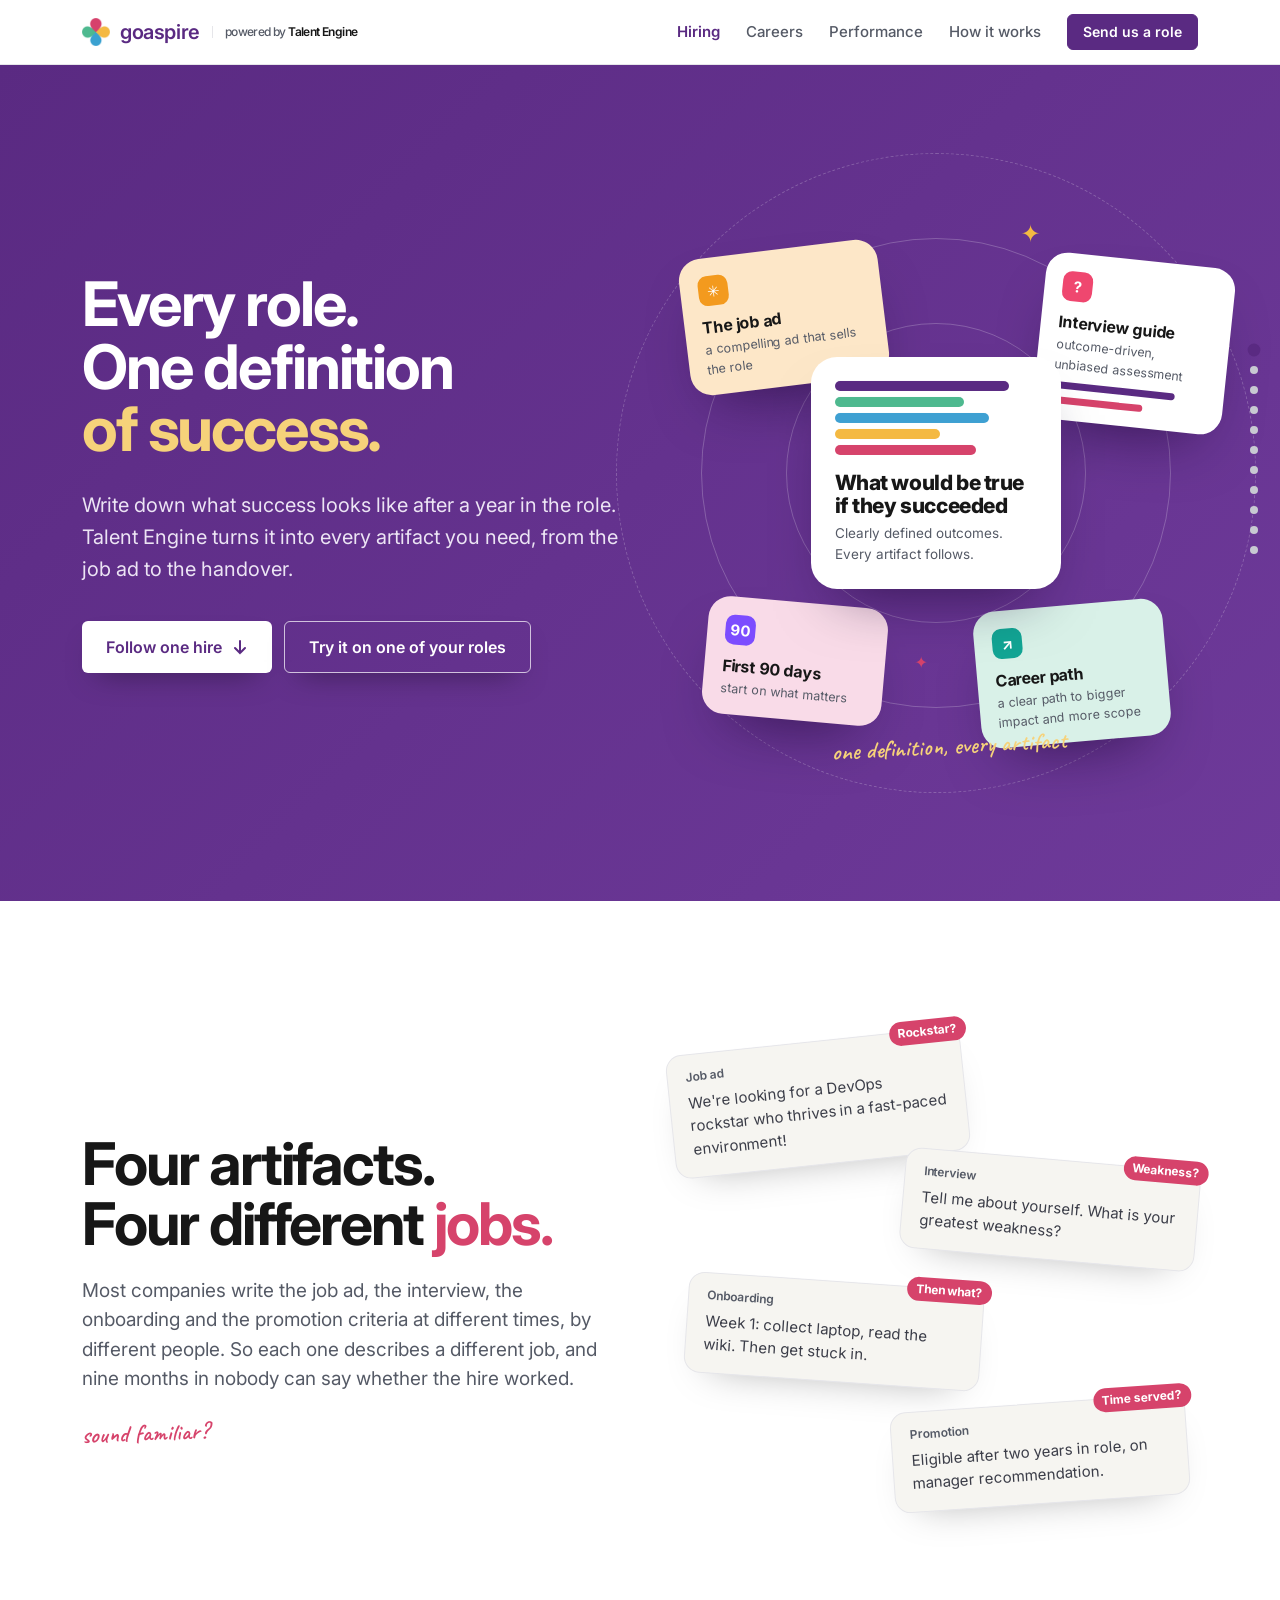
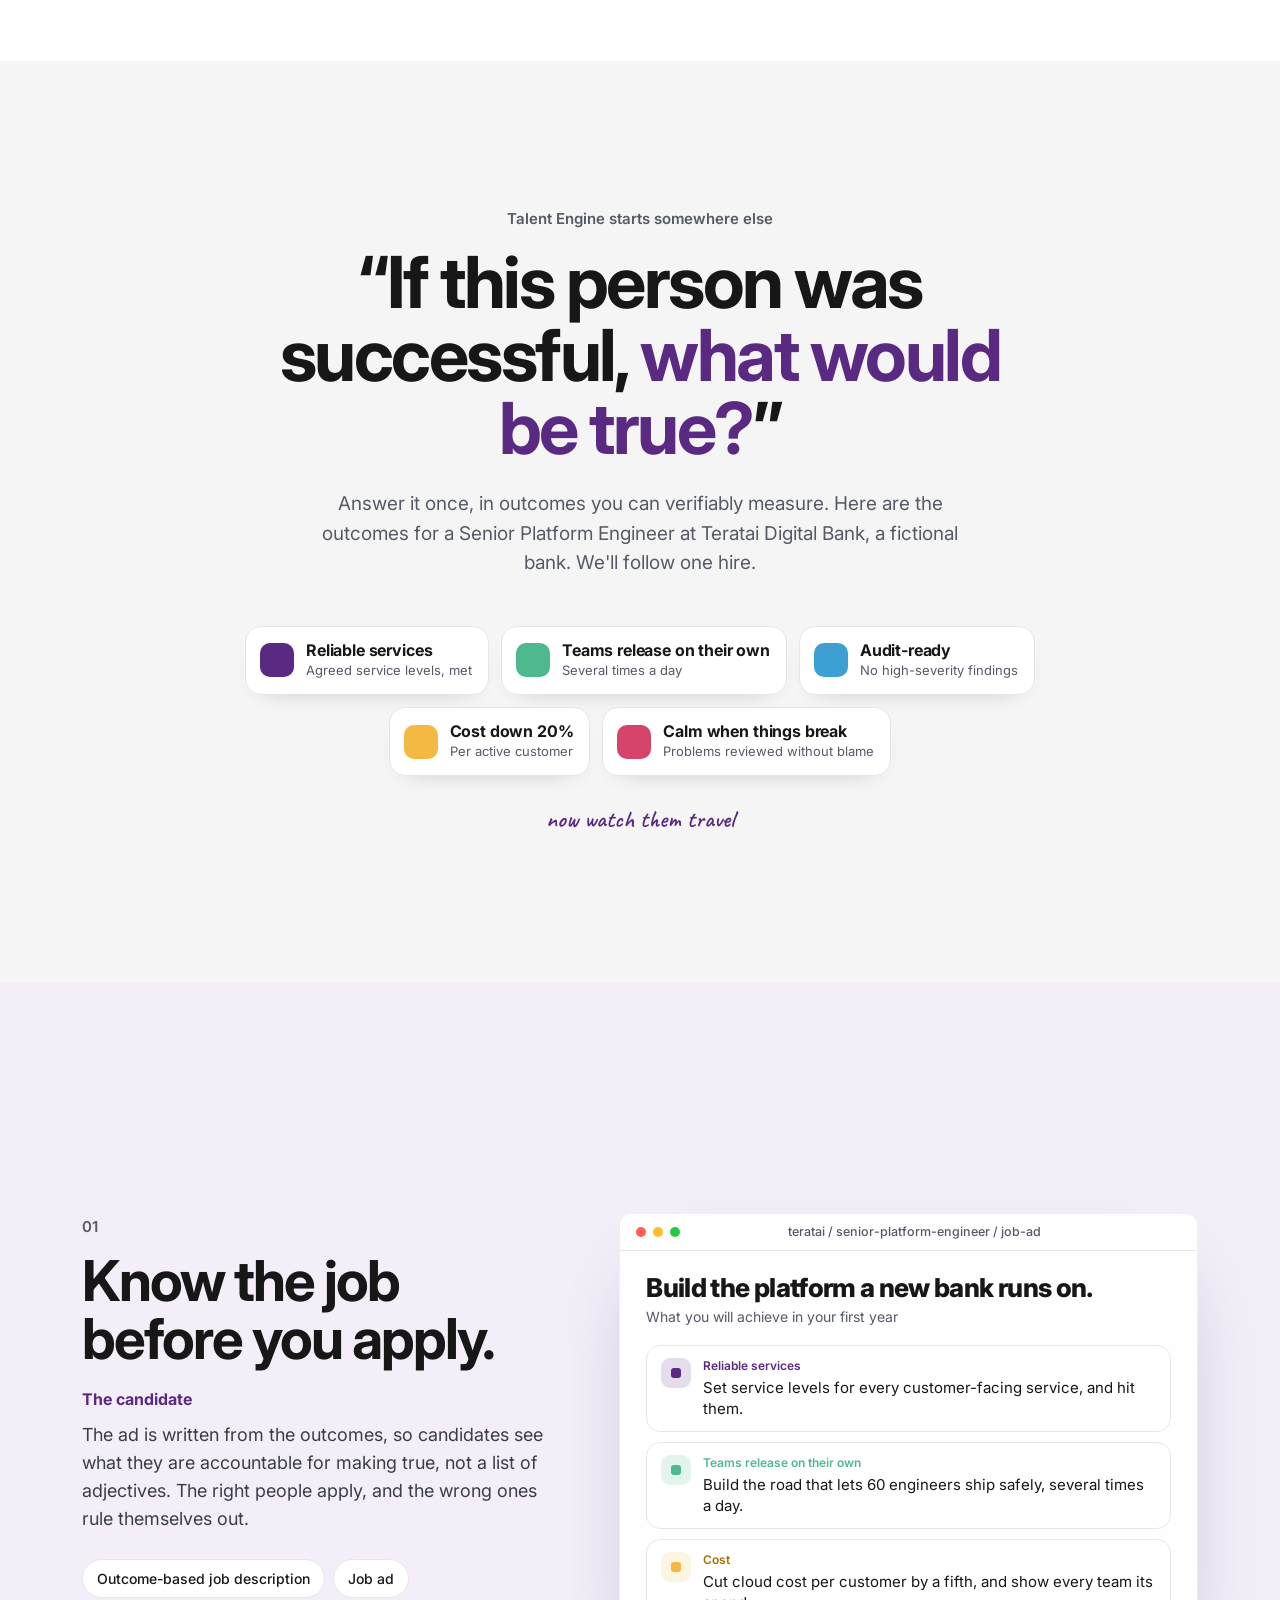
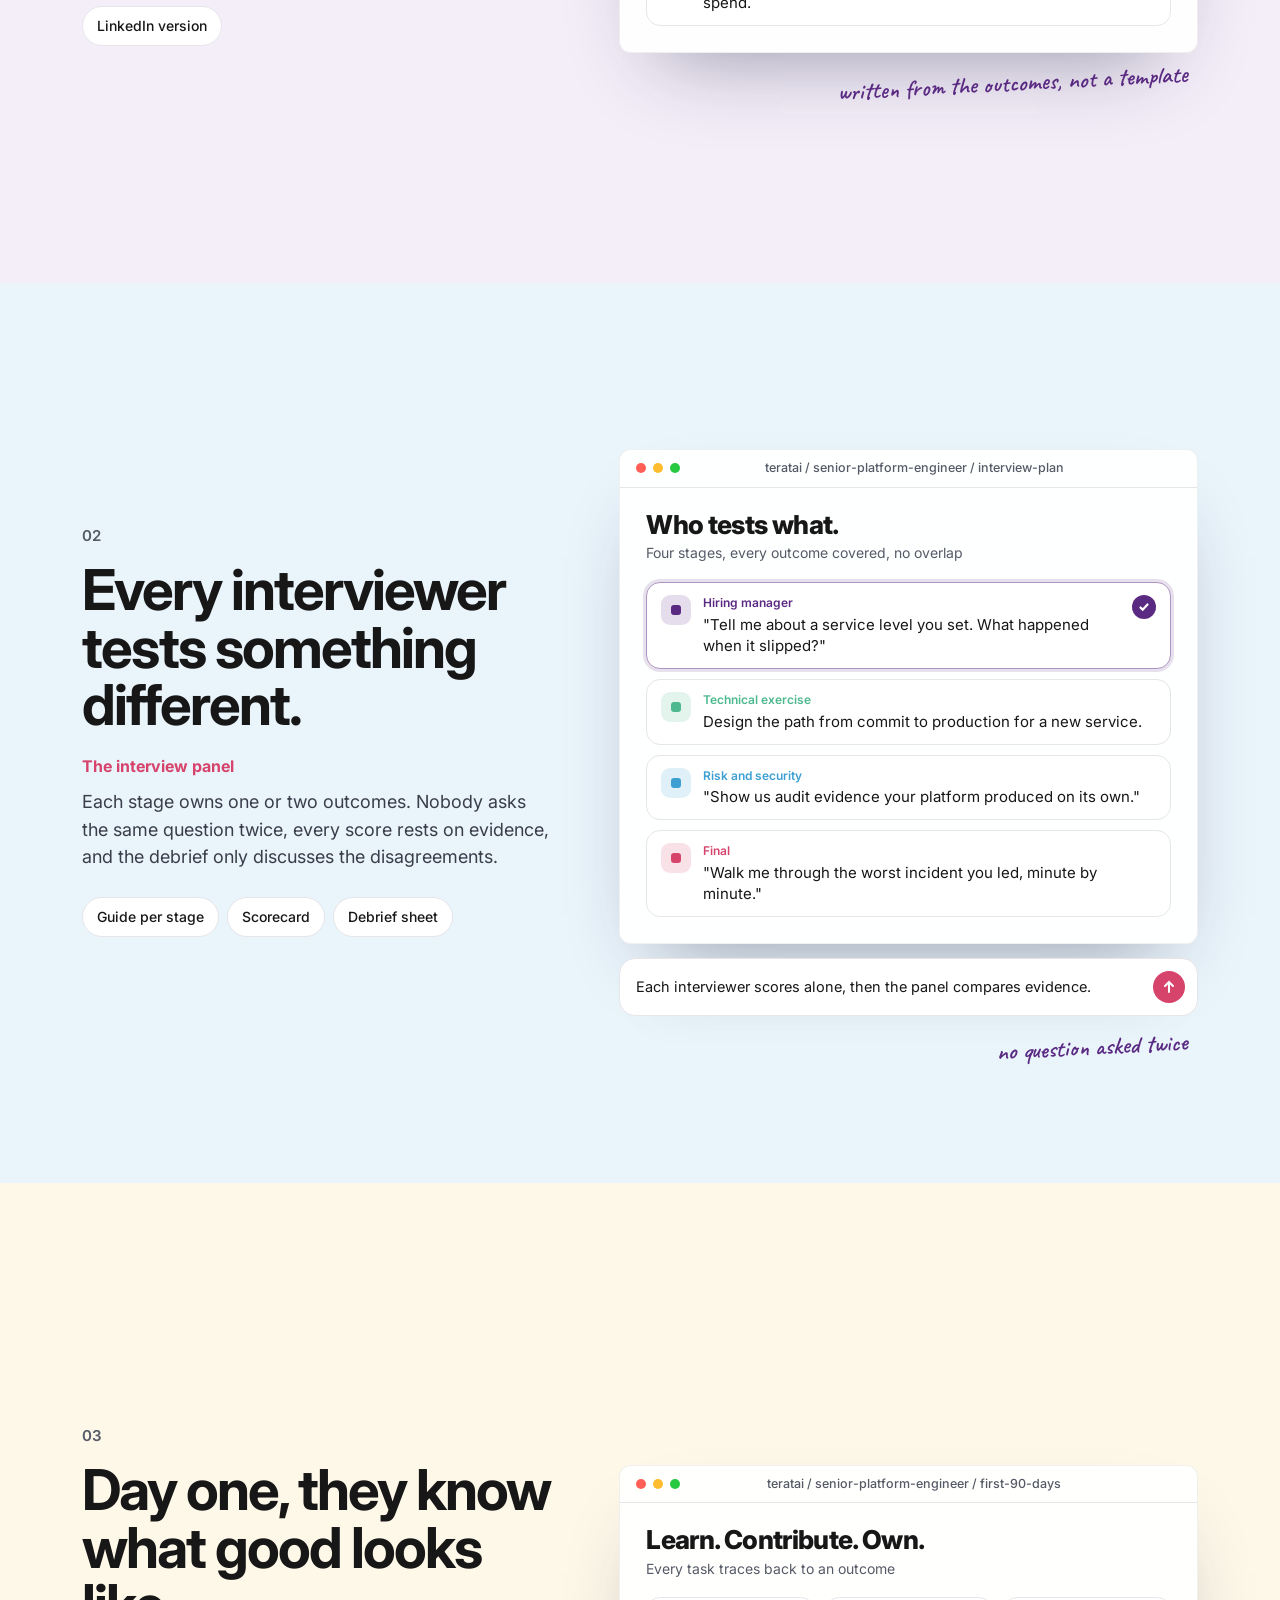
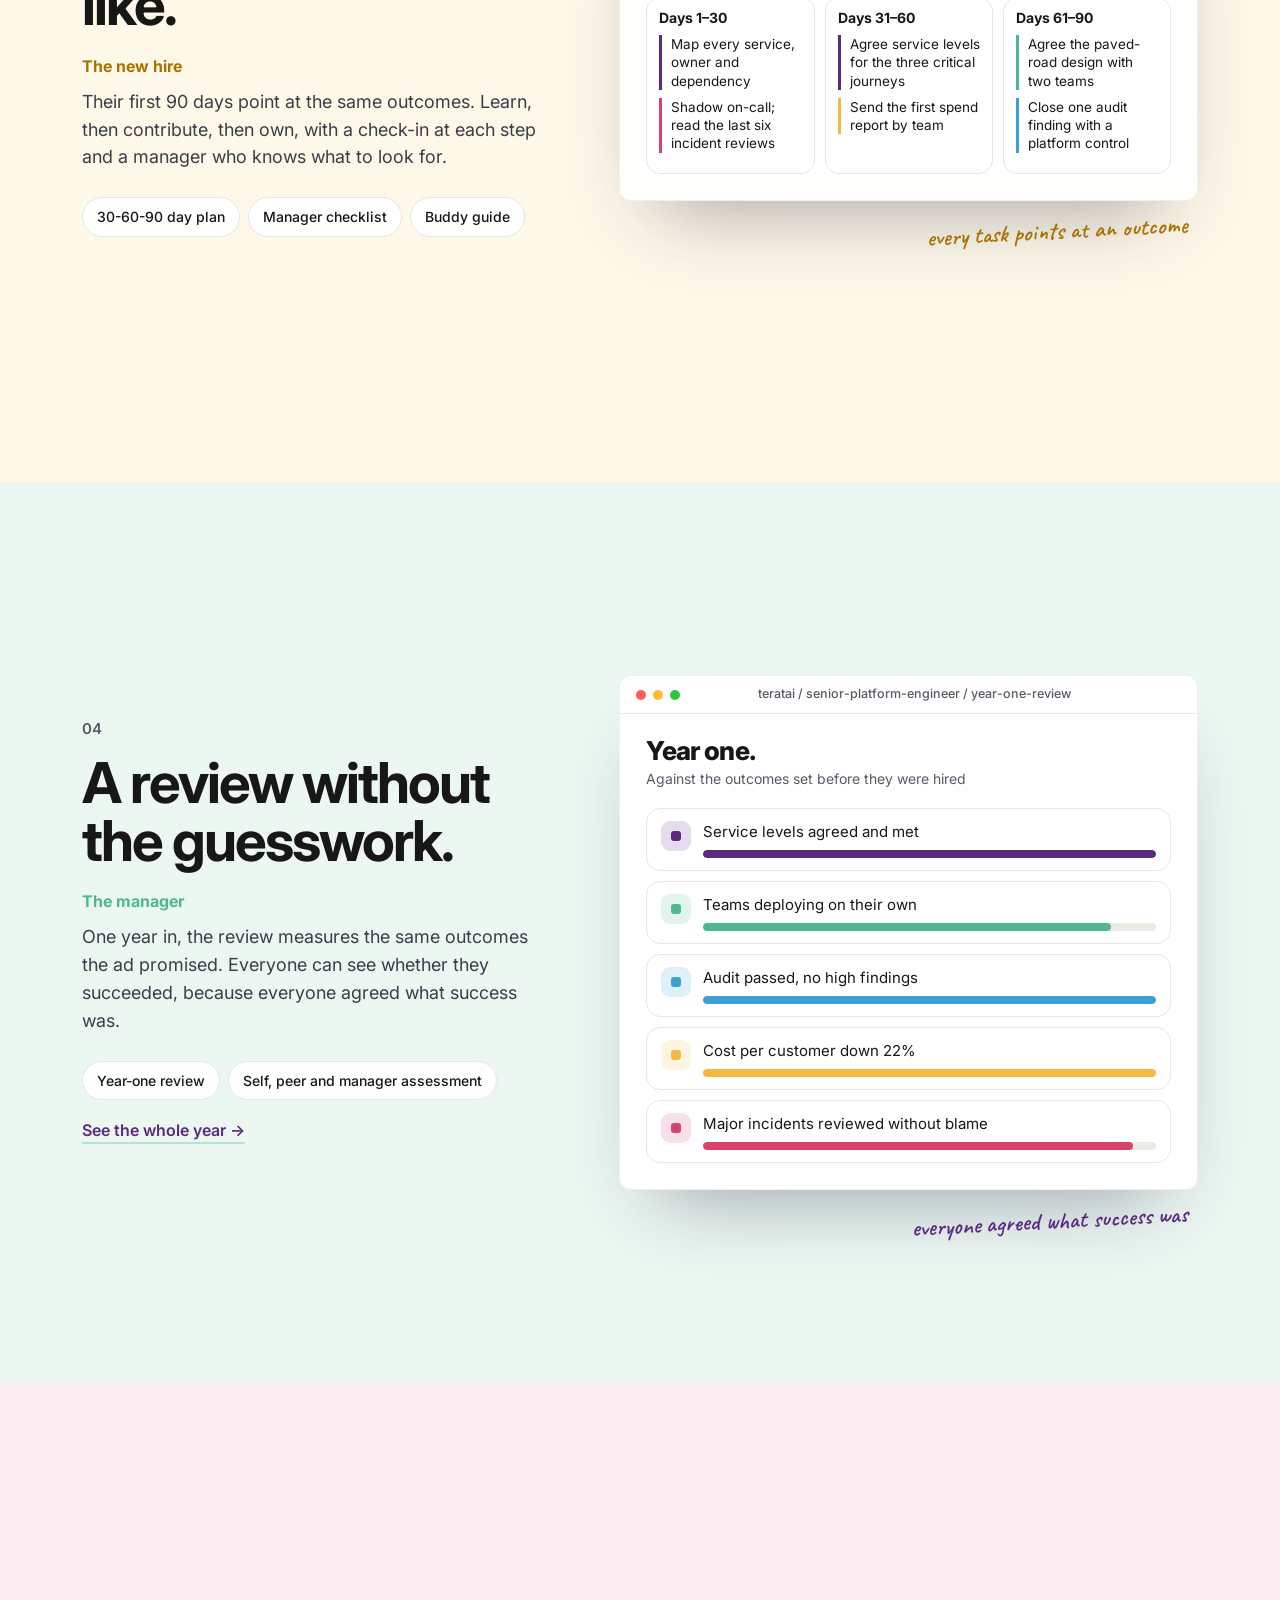
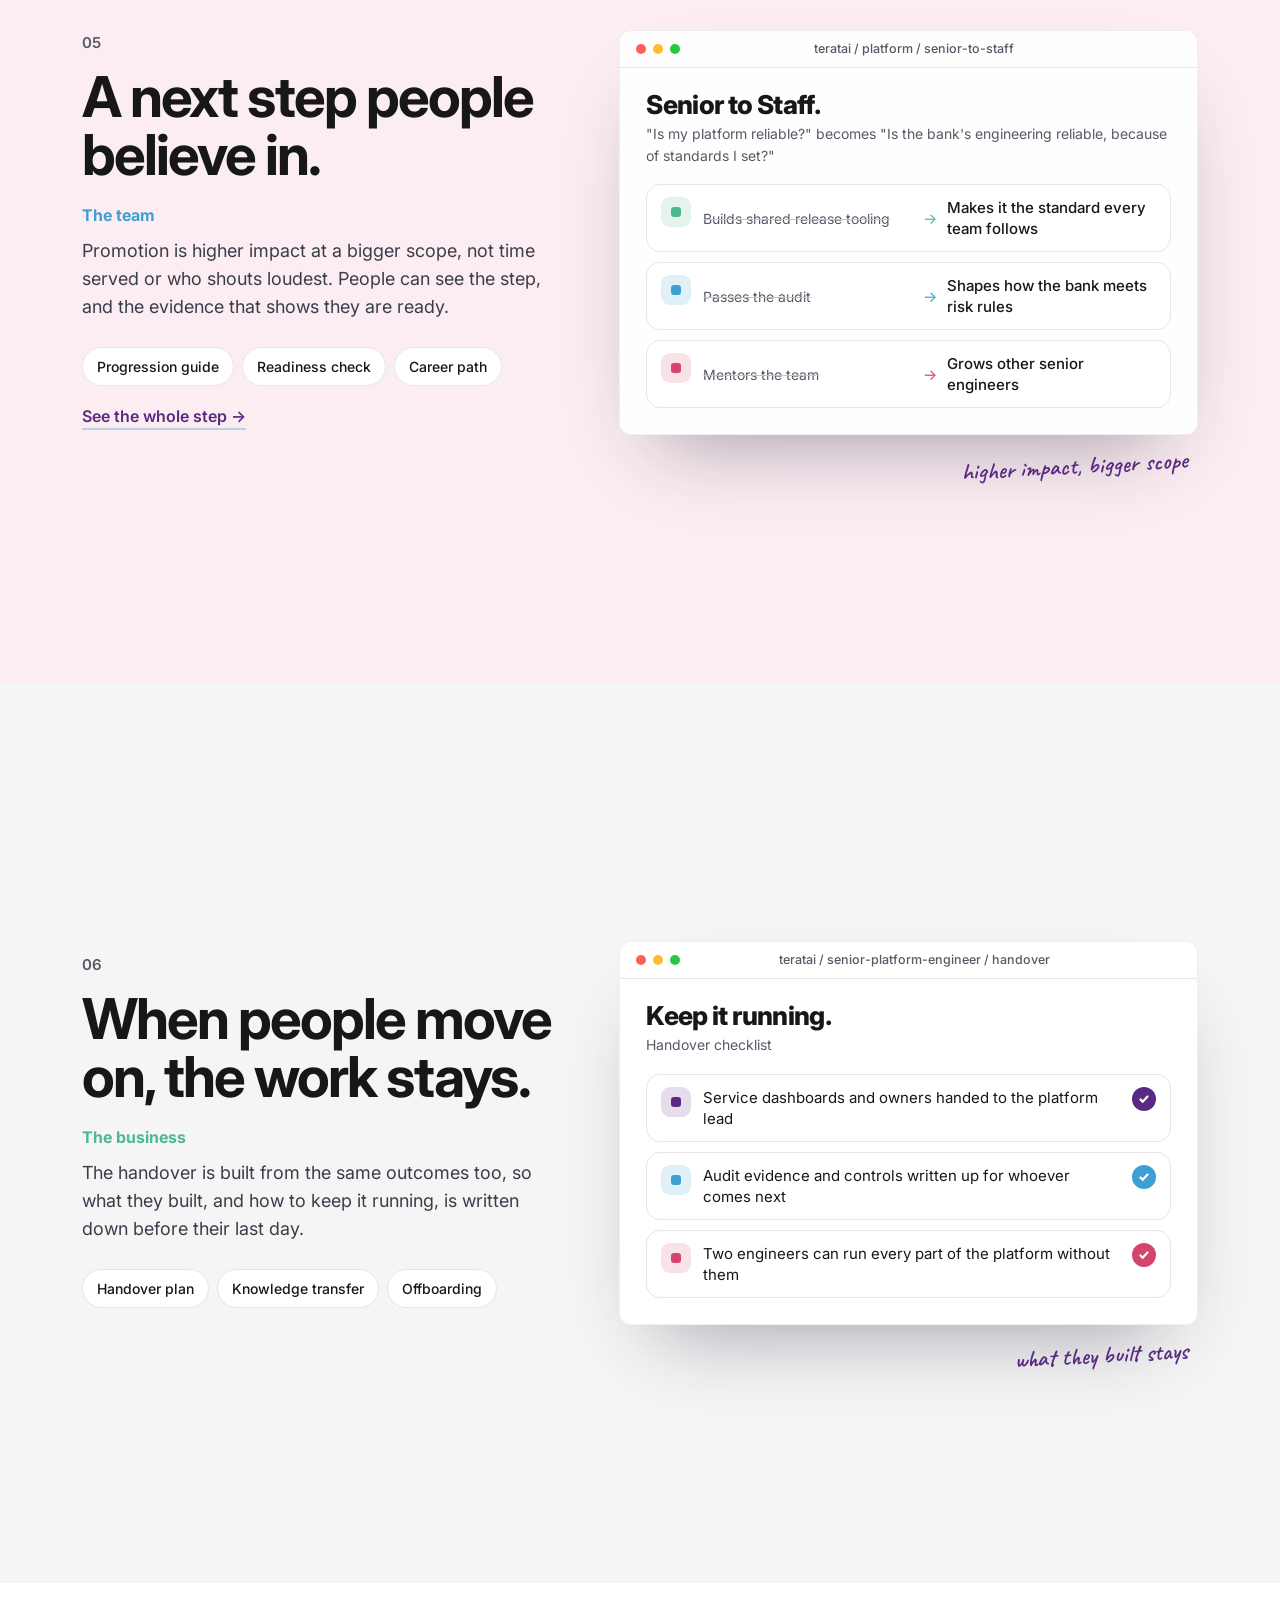
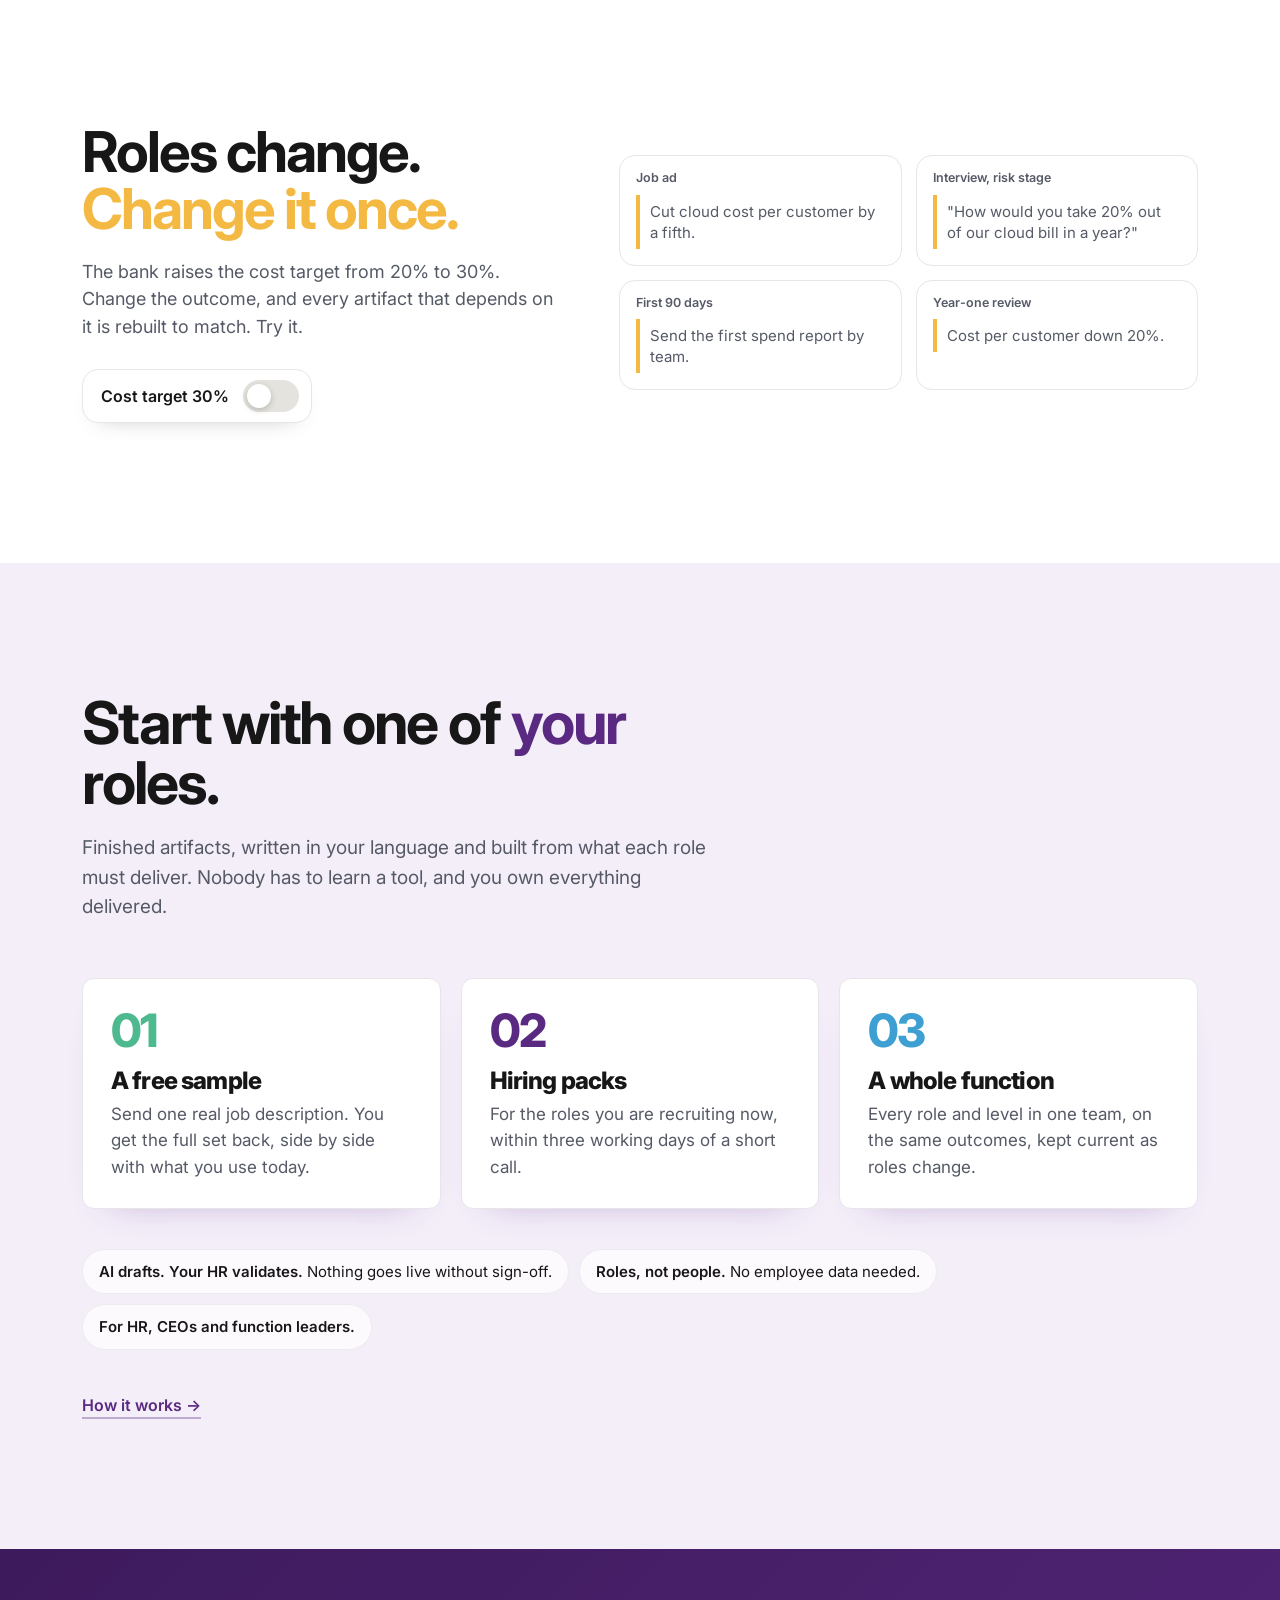
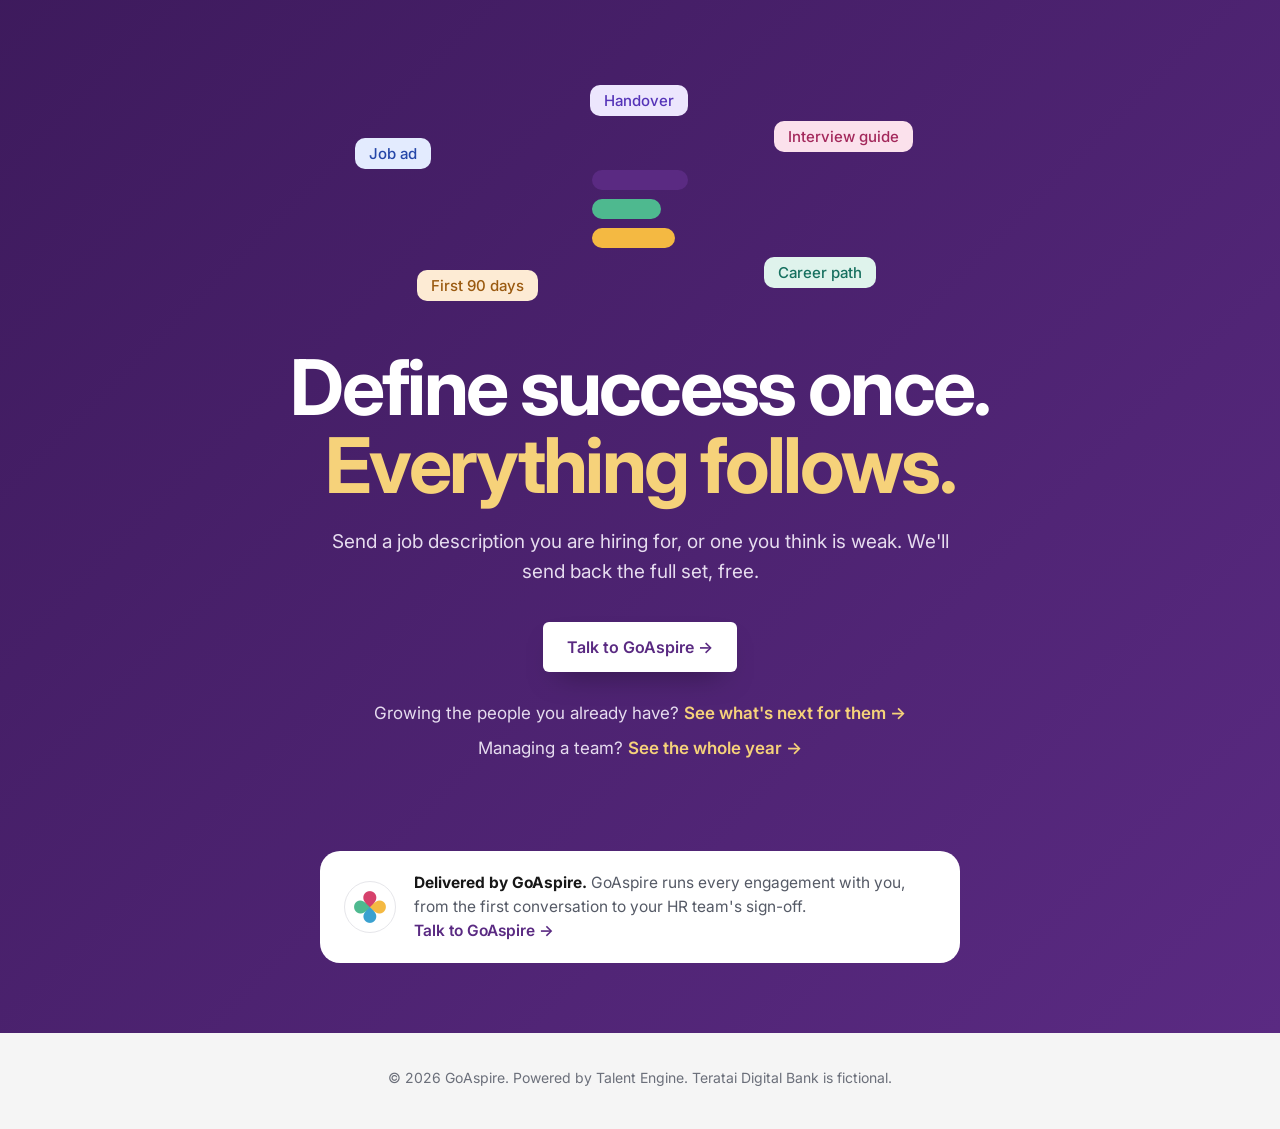
<file: index.html>
<!doctype html>
<html lang="en">
<head>
<meta charset="utf-8">
<meta name="viewport" content="width=device-width, initial-scale=1">
<title>GoAspire · Talent Engine</title>
<meta name="description" content="Write down what success looks like in a role once. Talent Engine builds the job ad, interview guides, onboarding plan, reviews, career path and handover from it.">
<meta property="og:title" content="GoAspire — every role, one definition of success">
<meta property="og:description" content="Write down what success looks like once. Every hiring and career artifact follows from it.">
<meta property="og:url" content="https://goaspire.talent-engine.app/">
<meta property="og:image" content="https://goaspire.talent-engine.app/goaspire-og-sm.png">
<meta property="og:image:width" content="200">
<meta property="og:image:height" content="200">
<meta property="og:site_name" content="GoAspire">
<meta property="og:type" content="website">
<link rel="icon" href="goaspire-mark.png">
<link rel="apple-touch-icon" href="goaspire-mark.png">
<link rel="preconnect" href="https://fonts.googleapis.com">
<link rel="preconnect" href="https://fonts.gstatic.com" crossorigin>
<link href="https://fonts.googleapis.com/css2?family=Inter+Tight:wght@700;800&family=Inter:wght@400;500;600&family=Caveat:wght@500;600&display=swap" rel="stylesheet">
<link href="https://fonts.googleapis.com/css2?family=Inter:wght@400;500;600;700;800&display=swap" rel="stylesheet">
<link rel="stylesheet" href="site.css">
<link rel="stylesheet" href="goaspire.css">
<meta name="robots" content="noindex">
</head>
<body>

<header class="bar">
  <div class="wrap">
    <a class="logo kt ch-goaspire" href="index.html"><img class="wm" src="goaspire-mark.png" alt="" height="28"><span class="ga-word">goaspire</span><span class="pw">powered by <b>Talent Engine</b></span></a>
    <nav><a href="index.html" aria-current="page" class="here">Hiring</a><a href="careers.html">Careers</a><a href="performance.html">Performance</a><a href="how-it-works.html">How it works</a><a class="pill-btn" href="https://www.goaspire.ai/company/contact">Send us a role</a></nav>
  </div>
</header>

<ul class="rail" id="rail" aria-label="Sections">
  <li><a href="#top"><span>Start</span></a></li>
  <li><a href="#problem"><span>The problem</span></a></li>
  <li><a href="#question"><span>The question</span></a></li>
  <li class="k1"><a href="#s1"><span>01 Job ad</span></a></li>
  <li class="k5"><a href="#s2"><span>02 Interview</span></a></li>
  <li class="k4"><a href="#s3"><span>03 First 90 days</span></a></li>
  <li class="k2"><a href="#s4"><span>04 Year one</span></a></li>
  <li class="k3"><a href="#s5"><span>05 Promotion</span></a></li>
  <li class="k2"><a href="#s6"><span>06 Handover</span></a></li>
  <li class="k4"><a href="#change"><span>Change once</span></a></li>
  <li><a href="#start"><span>How to start</span></a></li>
</ul>

<main>
<section class="hero" id="top">
  <div class="wrap">
    <div>
      <h1 class="h1-home">Every role.<br>One definition<br><span class="blue nw">of success.</span></h1>
      <p class="lines">Write down what success looks like after a year in the role. Talent Engine turns it into every artifact you need, from the job ad to the handover.</p>
      <div class="ctas">
        <a class="btn" href="#journey">Follow one hire <svg width="16" height="16" viewBox="0 0 16 16" fill="none" stroke="currentColor" stroke-width="2" stroke-linecap="round"><path d="M8 2v12M3 9l5 5 5-5"/></svg></a>
        <a class="btn ghost" href="#start">Try it on one of your roles</a>
      </div>
    </div>
    <div class="stage" aria-hidden="true">
      <div class="ring r3"></div><div class="ring r2"></div><div class="ring r1"></div>
      <div class="tile t1"><div class="ic" style="background:#f39a1e">✳</div><b>The job ad</b><small>a compelling ad that sells the role</small></div>
      <div class="tile t2"><div class="ic" style="background:#ef476f">?</div><b>Interview guide</b><small>outcome-driven, unbiased assessment</small><i class="k1" style="width:80%"></i><i class="k5" style="width:60%"></i></div>
      <div class="tile t3"><div class="ic" style="background:#7c4dff">90</div><b>First 90 days</b><small>start on what matters</small></div>
      <div class="tile t4"><div class="ic" style="background:#12a594">↗</div><b>Career path</b><small>a clear path to bigger impact and more scope</small></div>
      <div class="core">
        <div class="mark"><i class="k1"></i><i class="k2"></i><i class="k3"></i><i class="k4"></i><i class="k5"></i></div>
        <b>What would be true if they succeeded</b>
        <small>Clearly defined outcomes. Every artifact follows.</small>
      </div>
      <span class="spark" style="right:30%;top:4%">✦</span><span class="spark" style="left:46%;bottom:14%;color:var(--c5);font-size:16px">✦</span>
      <span class="note">one definition, every artifact</span>
    </div>
  </div>
</section>

<section class="problem" id="problem">
  <div class="wrap">
    <div>
      <h2>Four artifacts.<br>Four different <span style="color:var(--c5)">jobs.</span></h2>
      <p class="lead">Most companies write the job ad, the interview, the onboarding and the promotion criteria at different times, by different people. So each one describes a different job, and nine months in nobody can say whether the hire worked.</p>
      <span class="note">sound familiar?</span>
    </div>
    <div class="mess four reveal" aria-hidden="true">
      <div class="scrap s1"><span class="q">Rockstar?</span><b>Job ad</b><p>We're looking for a DevOps rockstar who thrives in a fast-paced environment!</p></div>
      <div class="scrap s2"><span class="q">Weakness?</span><b>Interview</b><p>Tell me about yourself. What is your greatest weakness?</p></div>
      <div class="scrap s3"><span class="q">Then what?</span><b>Onboarding</b><p>Week 1: collect laptop, read the wiki. Then get stuck in.</p></div>
      <div class="scrap s4"><span class="q">Time served?</span><b>Promotion</b><p>Eligible after two years in role, on manager recommendation.</p></div>
    </div>
  </div>
</section>

<section class="question" id="question">
  <div class="wrap">
    <p class="eyebrow">Talent Engine starts somewhere else</p>
    <h2>“If this person was successful, <span class="blue">what would be true?</span>”</h2>
    <p>Answer it once, in outcomes you can verifiably measure. Here are the outcomes for a Senior Platform Engineer at Teratai Digital Bank, a fictional bank. We'll follow one hire.</p>
    <ul class="outs reveal">
      <li class="out k1"><span class="dot"></span><span><b>Reliable services</b><small>Agreed service levels, met</small></span></li>
      <li class="out k2"><span class="dot"></span><span><b>Teams release on their own</b><small>Several times a day</small></span></li>
      <li class="out k3"><span class="dot"></span><span><b>Audit-ready</b><small>No high-severity findings</small></span></li>
      <li class="out k4"><span class="dot"></span><span><b>Cost down 20%</b><small>Per active customer</small></span></li>
      <li class="out k5"><span class="dot"></span><span><b>Calm when things break</b><small>Problems reviewed without blame</small></span></li>
    </ul>
    <span class="note">now watch them travel</span>
  </div>
</section>

<div id="journey">

<section class="step k1" id="s1" style="--pb:var(--p1)">
  <div class="wrap">
    <div>
      <div class="num">01</div>
      <h2>Know the job before you apply.</h2>
      <span class="who">The candidate</span>
      <p class="copy">The ad is written from the outcomes, so candidates see what they are accountable for making true, not a list of adjectives. The right people apply, and the wrong ones rule themselves out.</p>
      <ul class="tags"><li>Outcome-based job description</li><li>Job ad</li><li>LinkedIn version</li></ul>
    </div>
    <div class="mockcol">
      <div class="win">
        <div class="chrome"><i></i><i></i><i></i><span>teratai / senior-platform-engineer / job-ad</span></div>
        <div class="body">
          <h3>Build the platform a new bank runs on.</h3>
          <p class="sub">What you will achieve in your first year</p>
          <ul class="rows">
            <li class="row k1"><span class="tag"></span><span class="t"><small>Reliable services</small>Set service levels for every customer-facing service, and hit them.</span></li>
            <li class="row k2"><span class="tag"></span><span class="t"><small>Teams release on their own</small>Build the road that lets 60 engineers ship safely, several times a day.</span></li>
            <li class="row k4"><span class="tag"></span><span class="t"><small>Cost</small>Cut cloud cost per customer by <span class="was">a fifth</span><span class="alt">a third</span>, and show every team its spend.</span></li>
          </ul>
        </div>
      </div>
      <span class="note">written from the outcomes, not a template</span>
    </div>
  </div>
</section>

<section class="step k5" id="s2" style="--pb:var(--p3)">
  <div class="wrap">
    <div>
      <div class="num">02</div>
      <h2>Every interviewer tests something different.</h2>
      <span class="who">The interview panel</span>
      <p class="copy">Each stage owns one or two outcomes. Nobody asks the same question twice, every score rests on evidence, and the debrief only discusses the disagreements.</p>
      <ul class="tags"><li>Guide per stage</li><li>Scorecard</li><li>Debrief sheet</li></ul>
    </div>
    <div class="mockcol">
      <div class="win">
        <div class="chrome"><i></i><i></i><i></i><span>teratai / senior-platform-engineer / interview-plan</span></div>
        <div class="body">
          <h3>Who tests what.</h3>
          <p class="sub">Four stages, every outcome covered, no overlap</p>
          <ul class="rows">
            <li class="row k1 sel"><span class="tag"></span><span class="t"><small>Hiring manager</small>"Tell me about a service level you set. What happened when it slipped?"</span><span class="ok"><svg width="12" height="12" viewBox="0 0 12 12" fill="none" stroke="#fff" stroke-width="2.2" stroke-linecap="round"><path d="M2.5 6.5l2.2 2.2L9.5 3.5"/></svg></span></li>
            <li class="row k2"><span class="tag"></span><span class="t"><small>Technical exercise</small>Design the path from commit to production for a new service.</span></li>
            <li class="row k3"><span class="tag"></span><span class="t"><small>Risk and security</small>"Show us audit evidence your platform produced on its own."</span></li>
            <li class="row k5"><span class="tag"></span><span class="t"><small>Final</small>"Walk me through the worst incident you led, minute by minute."</span></li>
          </ul>
        </div>
      </div>
      <div class="prompt k5"><span>Each interviewer scores alone, then the panel compares evidence.</span><span class="send"><svg width="14" height="14" viewBox="0 0 14 14" fill="none" stroke="#fff" stroke-width="2" stroke-linecap="round"><path d="M7 12V2M3 6l4-4 4 4"/></svg></span></div>
      <span class="note">no question asked twice</span>
    </div>
  </div>
</section>

<section class="step k4" id="s3" style="--pb:var(--p4)">
  <div class="wrap">
    <div>
      <div class="num">03</div>
      <h2>Day one, they know what good looks like.</h2>
      <span class="who">The new hire</span>
      <p class="copy">Their first 90 days point at the same outcomes. Learn, then contribute, then own, with a check-in at each step and a manager who knows what to look for.</p>
      <ul class="tags"><li>30-60-90 day plan</li><li>Manager checklist</li><li>Buddy guide</li></ul>
    </div>
    <div class="mockcol">
      <div class="win">
        <div class="chrome"><i></i><i></i><i></i><span>teratai / senior-platform-engineer / first-90-days</span></div>
        <div class="body">
          <h3>Learn. Contribute. Own.</h3>
          <p class="sub">Every task traces back to an outcome</p>
          <div class="cols">
            <div class="col"><b>Days 1–30</b><p class="k1">Map every service, owner and dependency</p><p class="k5">Shadow on-call; read the last six incident reviews</p></div>
            <div class="col"><b>Days 31–60</b><p class="k1">Agree service levels for the three critical journeys</p><p class="k4">Send the first spend report by team<span class="alt">, against the 30% target</span></p></div>
            <div class="col"><b>Days 61–90</b><p class="k2">Agree the paved-road design with two teams</p><p class="k3">Close one audit finding with a platform control</p></div>
          </div>
        </div>
      </div>
      <span class="note">every task points at an outcome</span>
    </div>
  </div>
</section>

<section class="step k2" id="s4" style="--pb:var(--p2)">
  <div class="wrap">
    <div>
      <div class="num">04</div>
      <h2>A review without the guesswork.</h2>
      <span class="who">The manager</span>
      <p class="copy">One year in, the review measures the same outcomes the ad promised. Everyone can see whether they succeeded, because everyone agreed what success was.</p>
      <ul class="tags"><li>Year-one review</li><li>Self, peer and manager assessment</li></ul>
      <a class="more" href="performance.html">See the whole year →</a>
    </div>
    <div class="mockcol">
      <div class="win">
        <div class="chrome"><i></i><i></i><i></i><span>teratai / senior-platform-engineer / year-one-review</span></div>
        <div class="body">
          <h3>Year one.</h3>
          <p class="sub">Against the outcomes set before they were hired</p>
          <ul class="rows">
            <li class="row k1"><span class="tag"></span><span class="t">Service levels agreed and met<div class="bar2"><i style="--w:100%"></i></div></span></li>
            <li class="row k2"><span class="tag"></span><span class="t">Teams deploying on their own<div class="bar2"><i style="--w:90%"></i></div></span></li>
            <li class="row k3"><span class="tag"></span><span class="t">Audit passed, no high findings<div class="bar2"><i style="--w:100%"></i></div></span></li>
            <li class="row k4"><span class="tag"></span><span class="t">Cost per customer down 22%<span class="alt"> (new target 30%)</span><div class="bar2"><i style="--w:100%"></i></div></span></li>
            <li class="row k5"><span class="tag"></span><span class="t">Major incidents reviewed without blame<div class="bar2"><i style="--w:95%"></i></div></span></li>
          </ul>
        </div>
      </div>
      <span class="note">everyone agreed what success was</span>
    </div>
  </div>
</section>

<section class="step k3" id="s5" style="--pb:var(--p5)">
  <div class="wrap">
    <div>
      <div class="num">05</div>
      <h2>A next step people believe in.</h2>
      <span class="who">The team</span>
      <p class="copy">Promotion is higher impact at a bigger scope, not time served or who shouts loudest. People can see the step, and the evidence that shows they are ready.</p>
      <ul class="tags"><li>Progression guide</li><li>Readiness check</li><li>Career path</li></ul>
      <a class="more" href="careers.html">See the whole step →</a>
    </div>
    <div class="mockcol">
      <div class="win">
        <div class="chrome"><i></i><i></i><i></i><span>teratai / platform / senior-to-staff</span></div>
        <div class="body">
          <h3>Senior to Staff.</h3>
          <p class="sub">"Is my platform reliable?" becomes "Is the bank's engineering reliable, because of standards I set?"</p>
          <ul class="rows">
            <li class="row k2"><span class="tag"></span><span class="t vs"><span class="from">Builds shared release tooling</span><span class="arrow">→</span><span class="to">Makes it the standard every team follows</span></span></li>
            <li class="row k3"><span class="tag"></span><span class="t vs"><span class="from">Passes the audit</span><span class="arrow">→</span><span class="to">Shapes how the bank meets risk rules</span></span></li>
            <li class="row k5"><span class="tag"></span><span class="t vs"><span class="from">Mentors the team</span><span class="arrow">→</span><span class="to">Grows other senior engineers</span></span></li>
          </ul>
        </div>
      </div>
      <span class="note">higher impact, bigger scope</span>
    </div>
  </div>
</section>

<section class="step k2" id="s6" style="--pb:var(--p6)">
  <div class="wrap">
    <div>
      <div class="num">06</div>
      <h2>When people move on, the work stays.</h2>
      <span class="who">The business</span>
      <p class="copy">The handover is built from the same outcomes too, so what they built, and how to keep it running, is written down before their last day.</p>
      <ul class="tags"><li>Handover plan</li><li>Knowledge transfer</li><li>Offboarding</li></ul>
    </div>
    <div class="mockcol">
      <div class="win">
        <div class="chrome"><i></i><i></i><i></i><span>teratai / senior-platform-engineer / handover</span></div>
        <div class="body">
          <h3>Keep it running.</h3>
          <p class="sub">Handover checklist</p>
          <ul class="rows">
            <li class="row k1"><span class="tag"></span><span class="t">Service dashboards and owners handed to the platform lead</span><span class="ok"><svg width="12" height="12" viewBox="0 0 12 12" fill="none" stroke="#fff" stroke-width="2.2" stroke-linecap="round"><path d="M2.5 6.5l2.2 2.2L9.5 3.5"/></svg></span></li>
            <li class="row k3"><span class="tag"></span><span class="t">Audit evidence and controls written up for whoever comes next</span><span class="ok"><svg width="12" height="12" viewBox="0 0 12 12" fill="none" stroke="#fff" stroke-width="2.2" stroke-linecap="round"><path d="M2.5 6.5l2.2 2.2L9.5 3.5"/></svg></span></li>
            <li class="row k5"><span class="tag"></span><span class="t">Two engineers can run every part of the platform without them</span><span class="ok"><svg width="12" height="12" viewBox="0 0 12 12" fill="none" stroke="#fff" stroke-width="2.2" stroke-linecap="round"><path d="M2.5 6.5l2.2 2.2L9.5 3.5"/></svg></span></li>
          </ul>
        </div>
      </div>
      <span class="note">what they built stays</span>
    </div>
  </div>
</section>
</div>

<section class="change" id="change">
  <div class="wrap">
    <div>
      <h2>Roles change. <span style="color:var(--c4)">Change it once.</span></h2>
      <p>The bank raises the cost target from 20% to 30%. Change the outcome, and every artifact that depends on it is rebuilt to match. Try it.</p>
      <button class="switch" type="button" id="switch" aria-pressed="false">Cost target 30% <span class="knob"></span></button>
    </div>
    <div class="minis" aria-live="polite">
      <div class="mini"><b>Job ad</b><p>Cut cloud cost per customer by <span class="was">a fifth</span><span class="alt">a third</span>.</p></div>
      <div class="mini"><b>Interview, risk stage</b><p>"How would you take <span class="was">20%</span><span class="alt">30%</span> out of our cloud bill in a year?"</p></div>
      <div class="mini"><b>First 90 days</b><p>Send the first spend report by team<span class="alt">, against the 30% target</span>.</p></div>
      <div class="mini"><b>Year-one review</b><p>Cost per customer down <span class="was">20%</span><span class="alt">30%</span>.</p></div>
    </div>
  </div>
</section>

<section class="offer" id="start">
  <div class="wrap">
    <h2>Start with one of <span class="blue">your</span> roles.</h2>
    <p class="lead">Finished artifacts, written in your language and built from what each role must deliver. Nobody has to learn a tool, and you own everything delivered.</p>
    <ol class="steps3">
      <li class="k2"><div class="n">01</div><h3>A free sample</h3><p>Send one real job description. You get the full set back, side by side with what you use today.</p></li>
      <li class="k1"><div class="n">02</div><h3>Hiring packs</h3><p>For the roles you are recruiting now, within three working days of a short call.</p></li>
      <li class="k3"><div class="n">03</div><h3>A whole function</h3><p>Every role and level in one team, on the same outcomes, kept current as roles change.</p></li>
    </ol>
    <ul class="promise">
      <li><b>AI drafts. Your HR validates.</b> Nothing goes live without sign-off.</li>
      <li><b>Roles, not people.</b> No employee data needed.</li>
      <li><b>For HR, CEOs and function leaders.</b></li>
    </ul>
    <a class="more k1" href="how-it-works.html">How it works →</a>
  </div>
</section>

<section class="close">
  <div class="wrap">
    <div class="cloud" aria-hidden="true">
      <span class="chipf f1">Job ad</span><span class="chipf f2">Interview guide</span><span class="chipf f3">First 90 days</span><span class="chipf f4">Career path</span><span class="chipf f5">Handover</span>
      <div class="logo-big"><i class="k1" style="width:100%"></i><i class="k2" style="width:72%"></i><i class="k4" style="width:86%"></i></div>
    </div>
    <h2>Define success once.<br><span class="blue">Everything follows.</span></h2>
    <p>Send a job description you are hiring for, or one you think is weak. We'll send back the full set, free.</p>
    <div class="ctas"><a class="btn" href="https://www.goaspire.ai/company/contact">Talk to GoAspire →</a></div>
    <p class="cross">Growing the people you already have? <a href="careers.html">See what's next for them →</a></p>
    <p class="cross" style="margin-top:8px!important">Managing a team? <a href="performance.html">See the whole year →</a></p>
    <div class="byline kt-close"><span class="av" aria-hidden="true"><img src="goaspire-mark.png" alt=""></span><p><b>Delivered by GoAspire.</b> GoAspire runs every engagement with you, from the first conversation to your HR team's sign-off. <a href="https://www.goaspire.ai/company/contact">Talk to GoAspire →</a></p></div>
  </div>
</section>
</main>
<footer>© 2026 GoAspire. Powered by Talent Engine. Teratai Digital Bank is fictional.</footer>

<script src="site.js"></script>
</body>
</html>
</file>
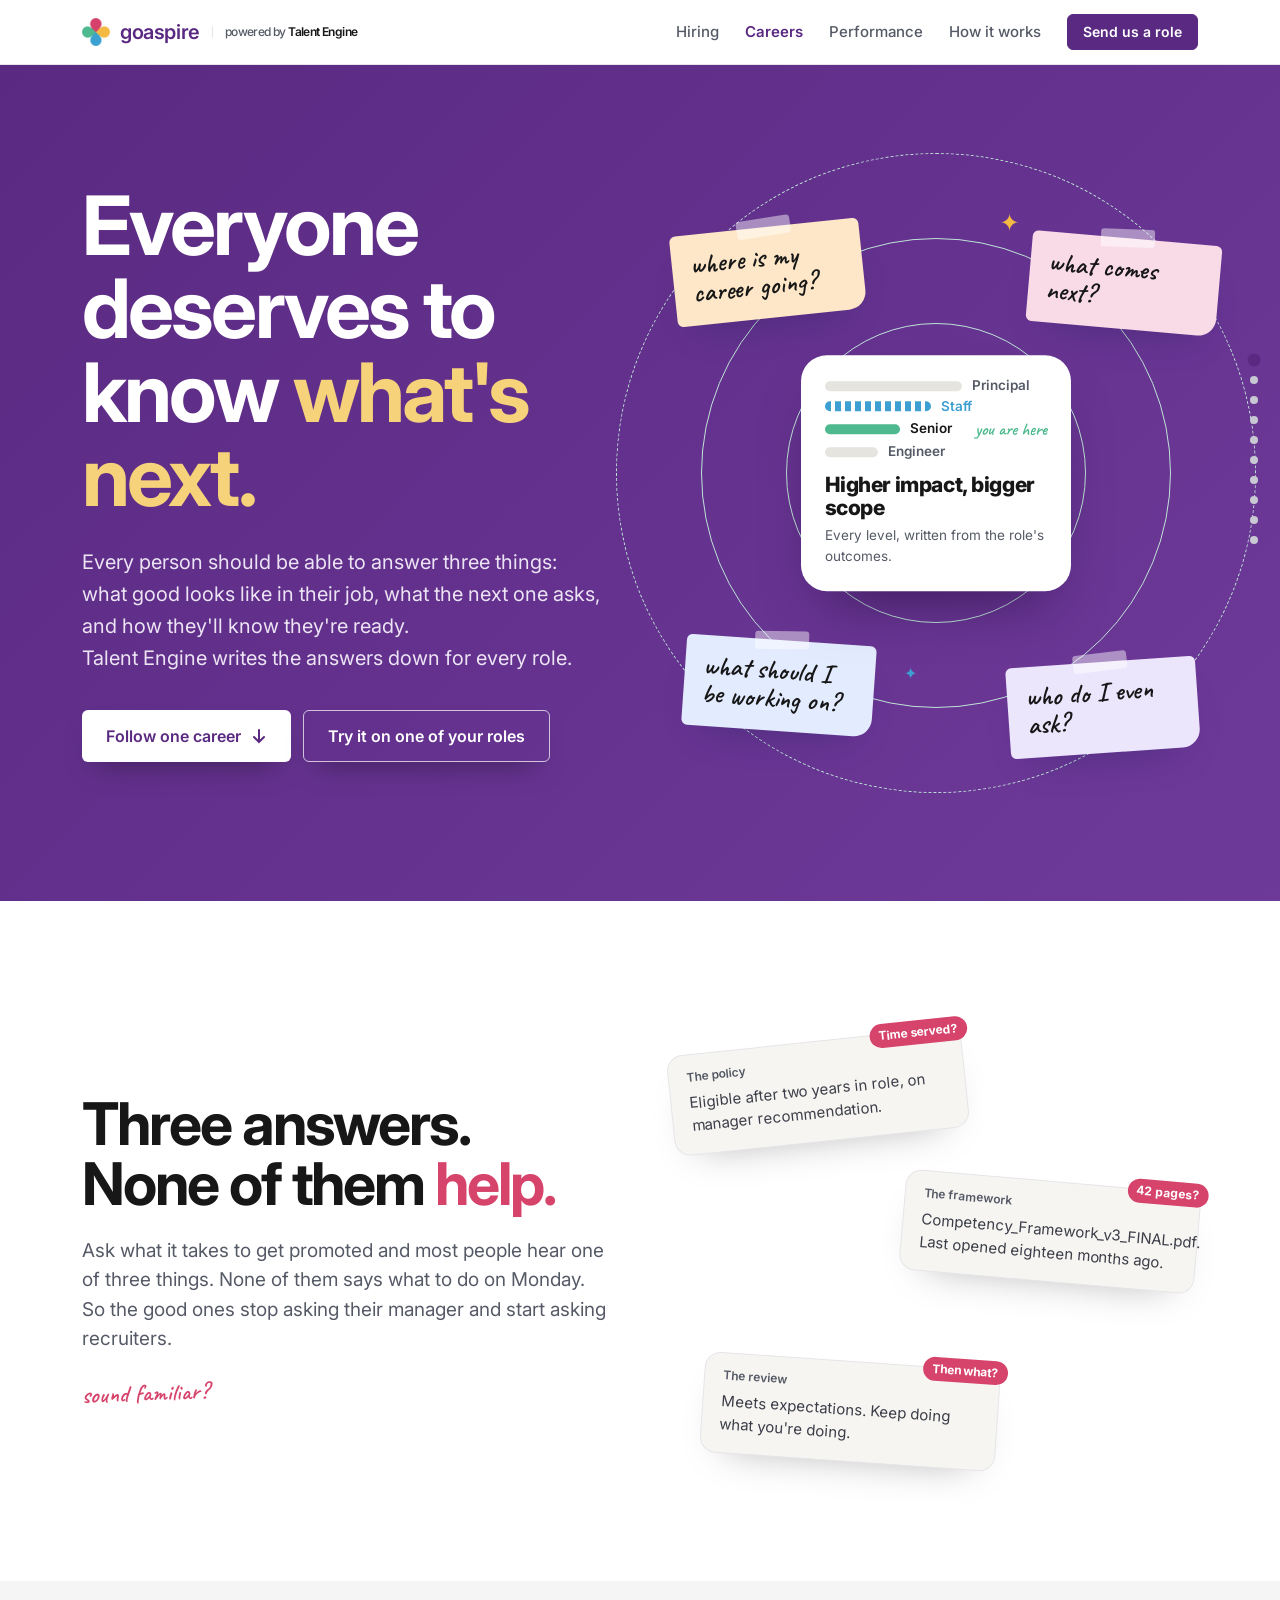
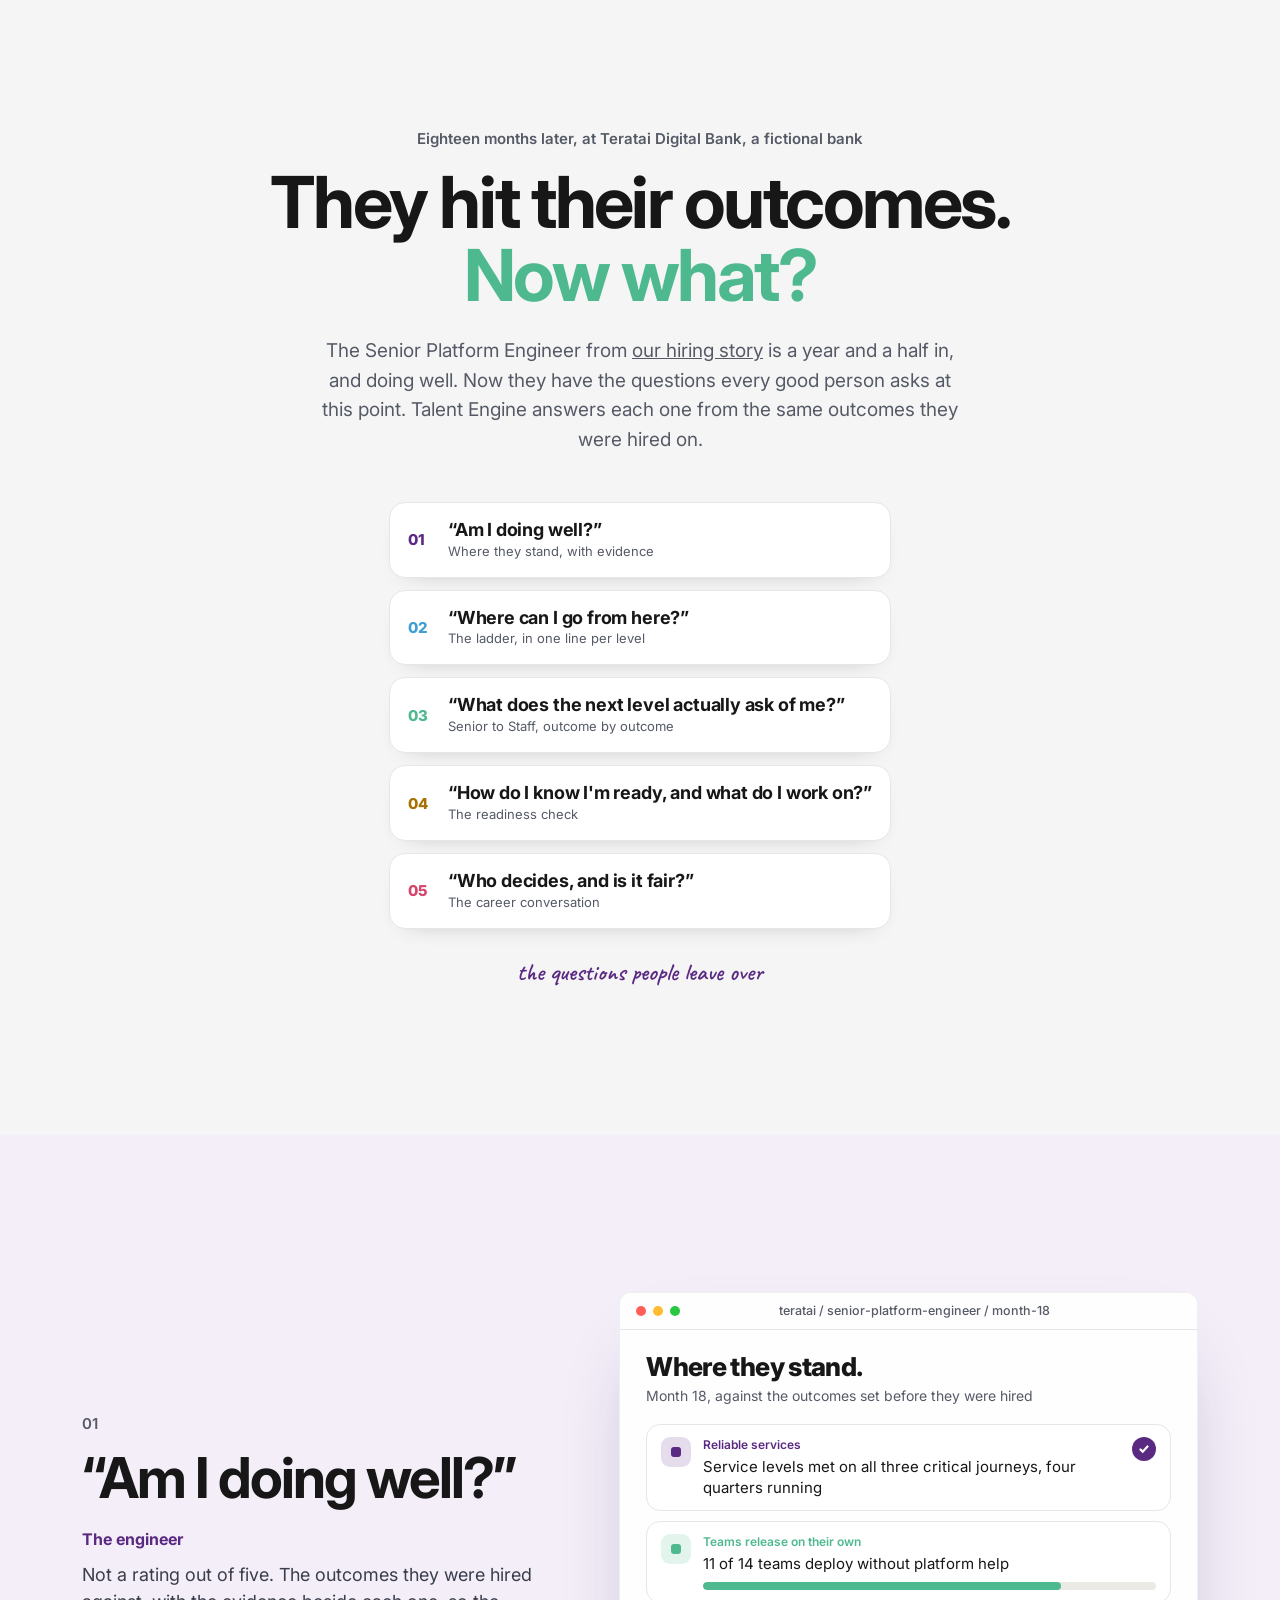
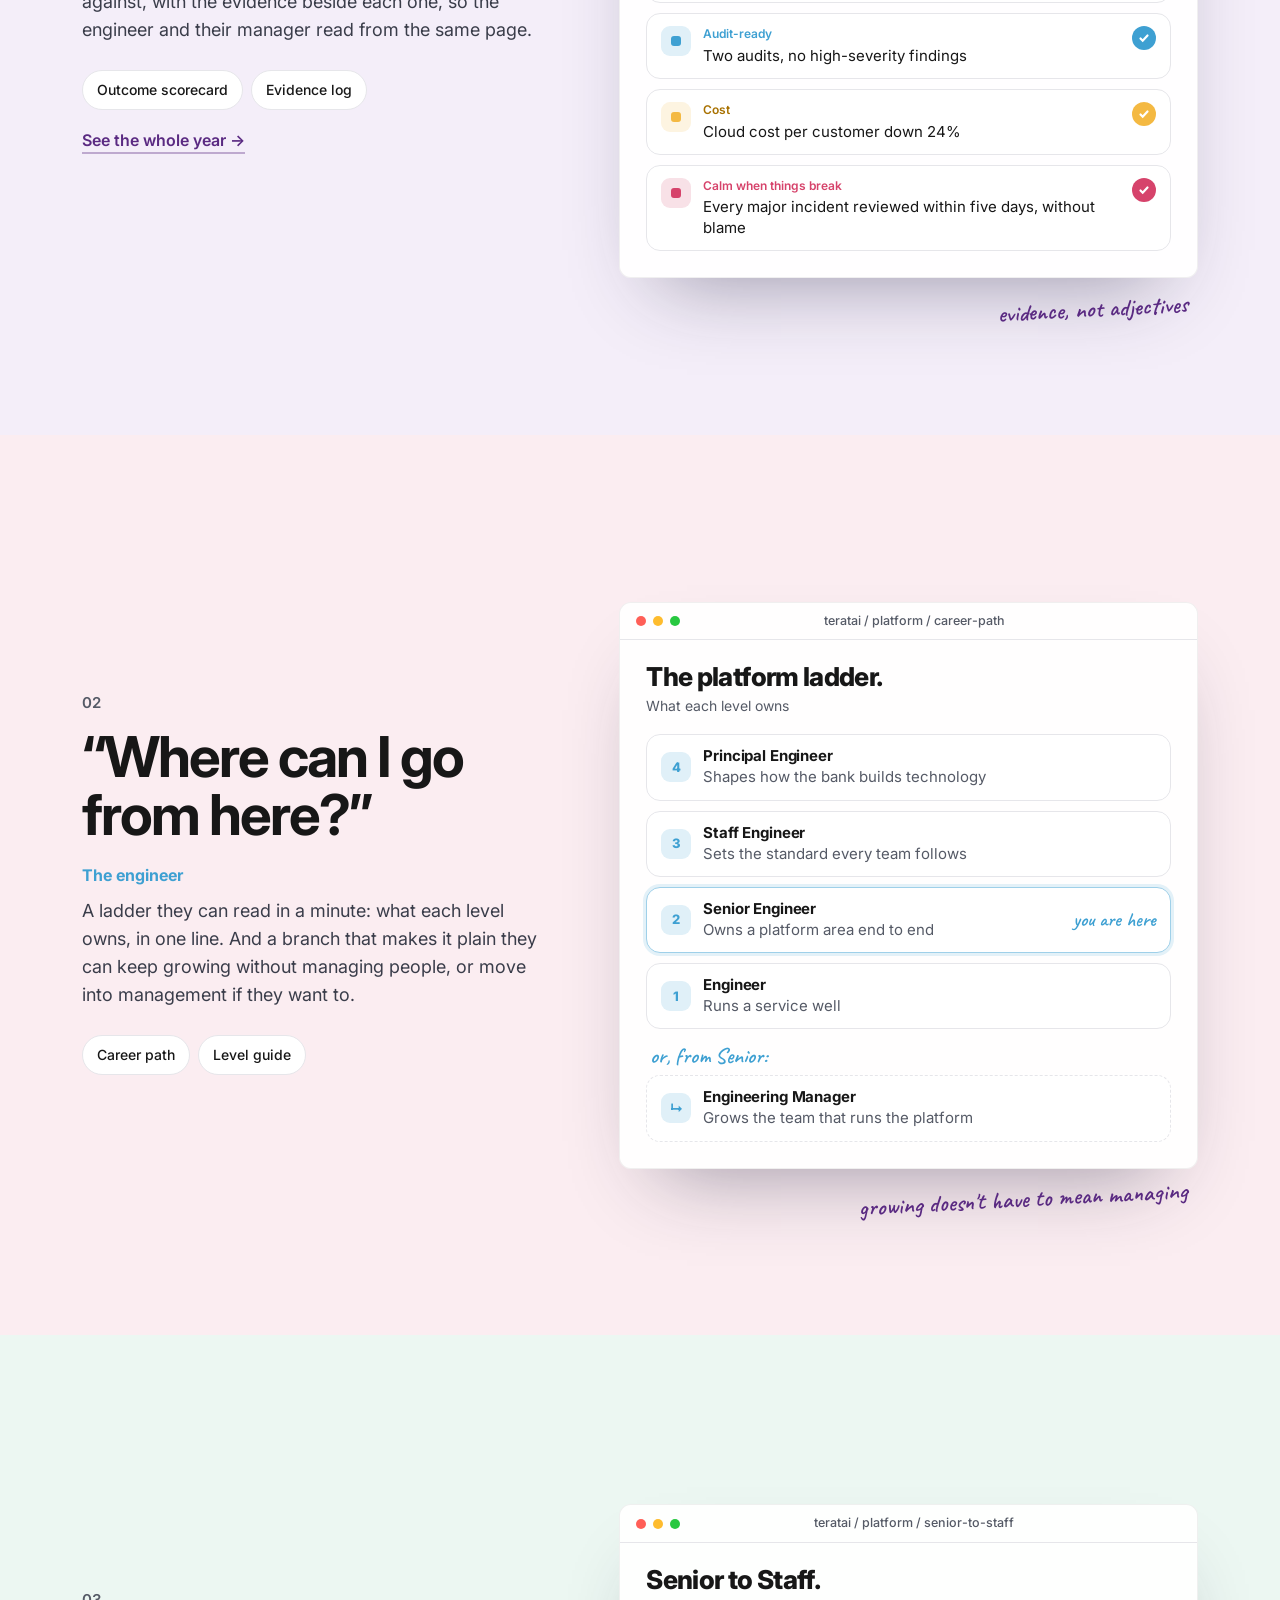
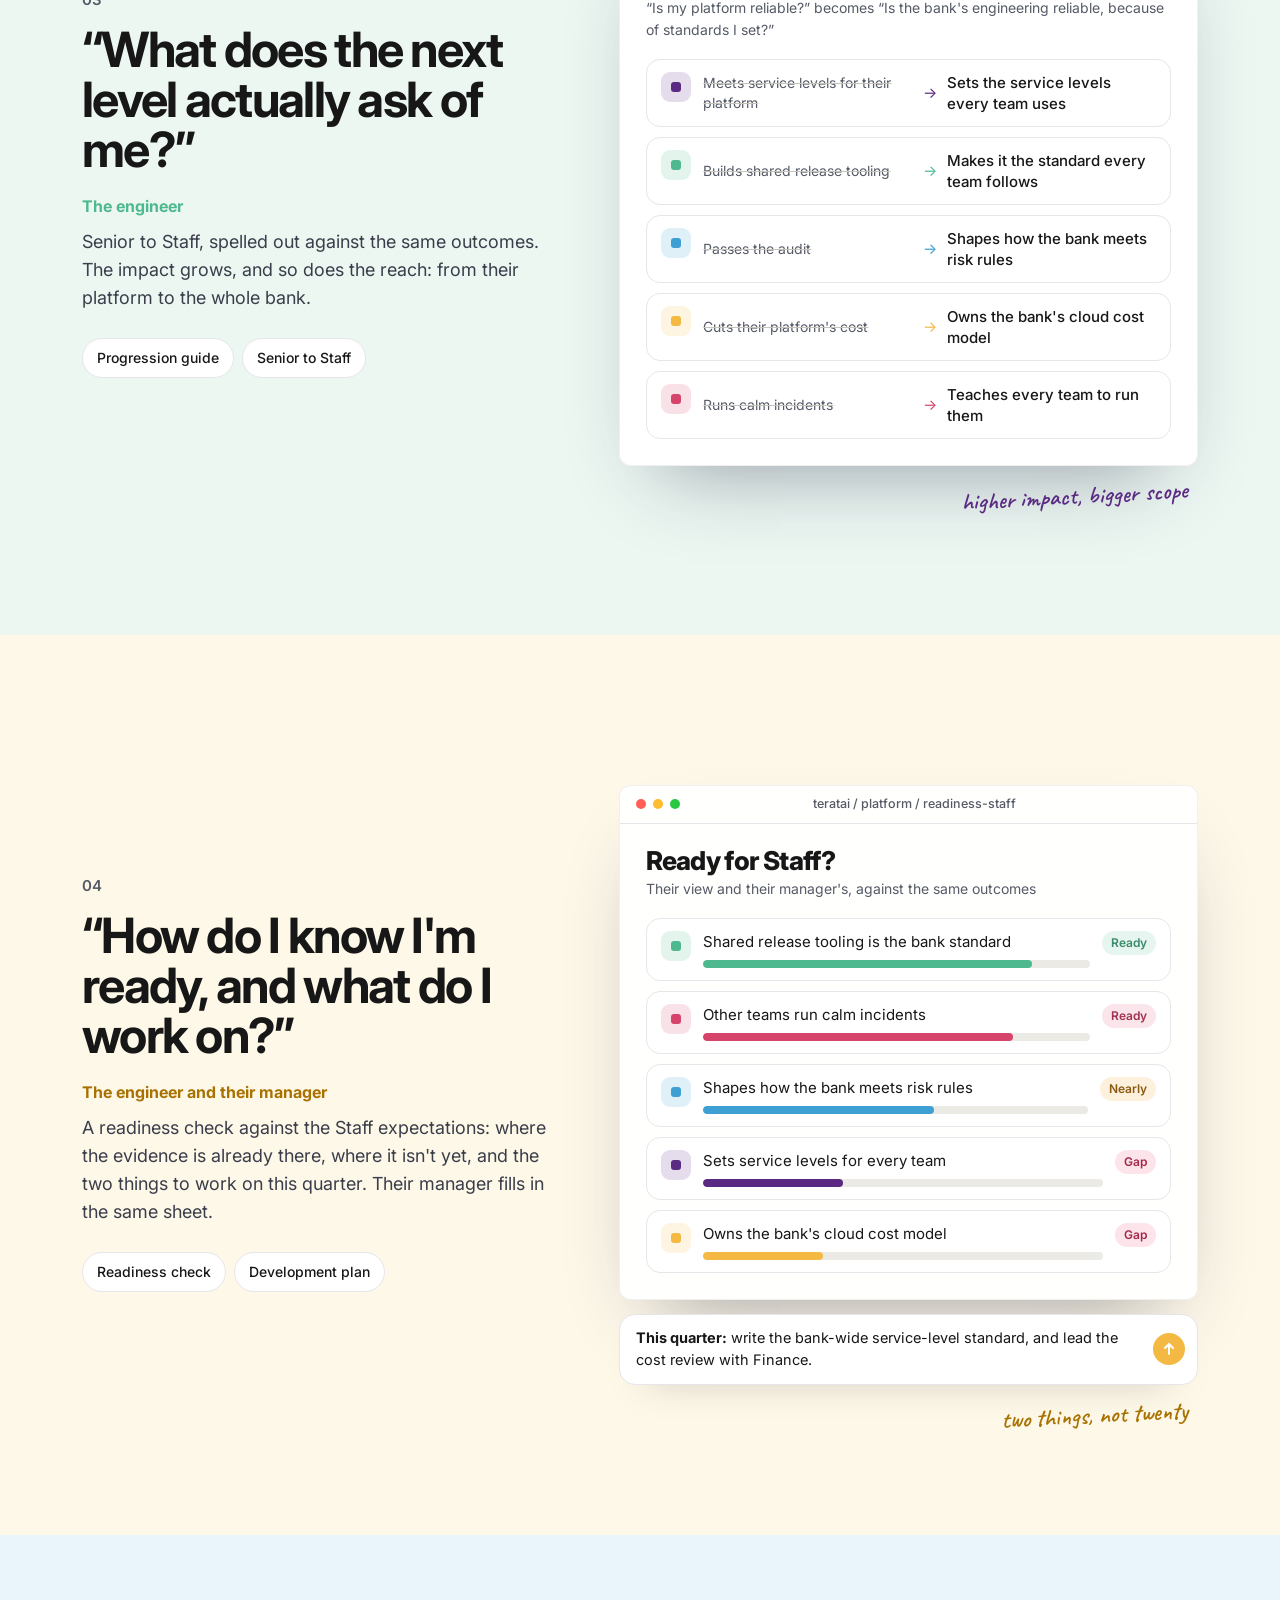
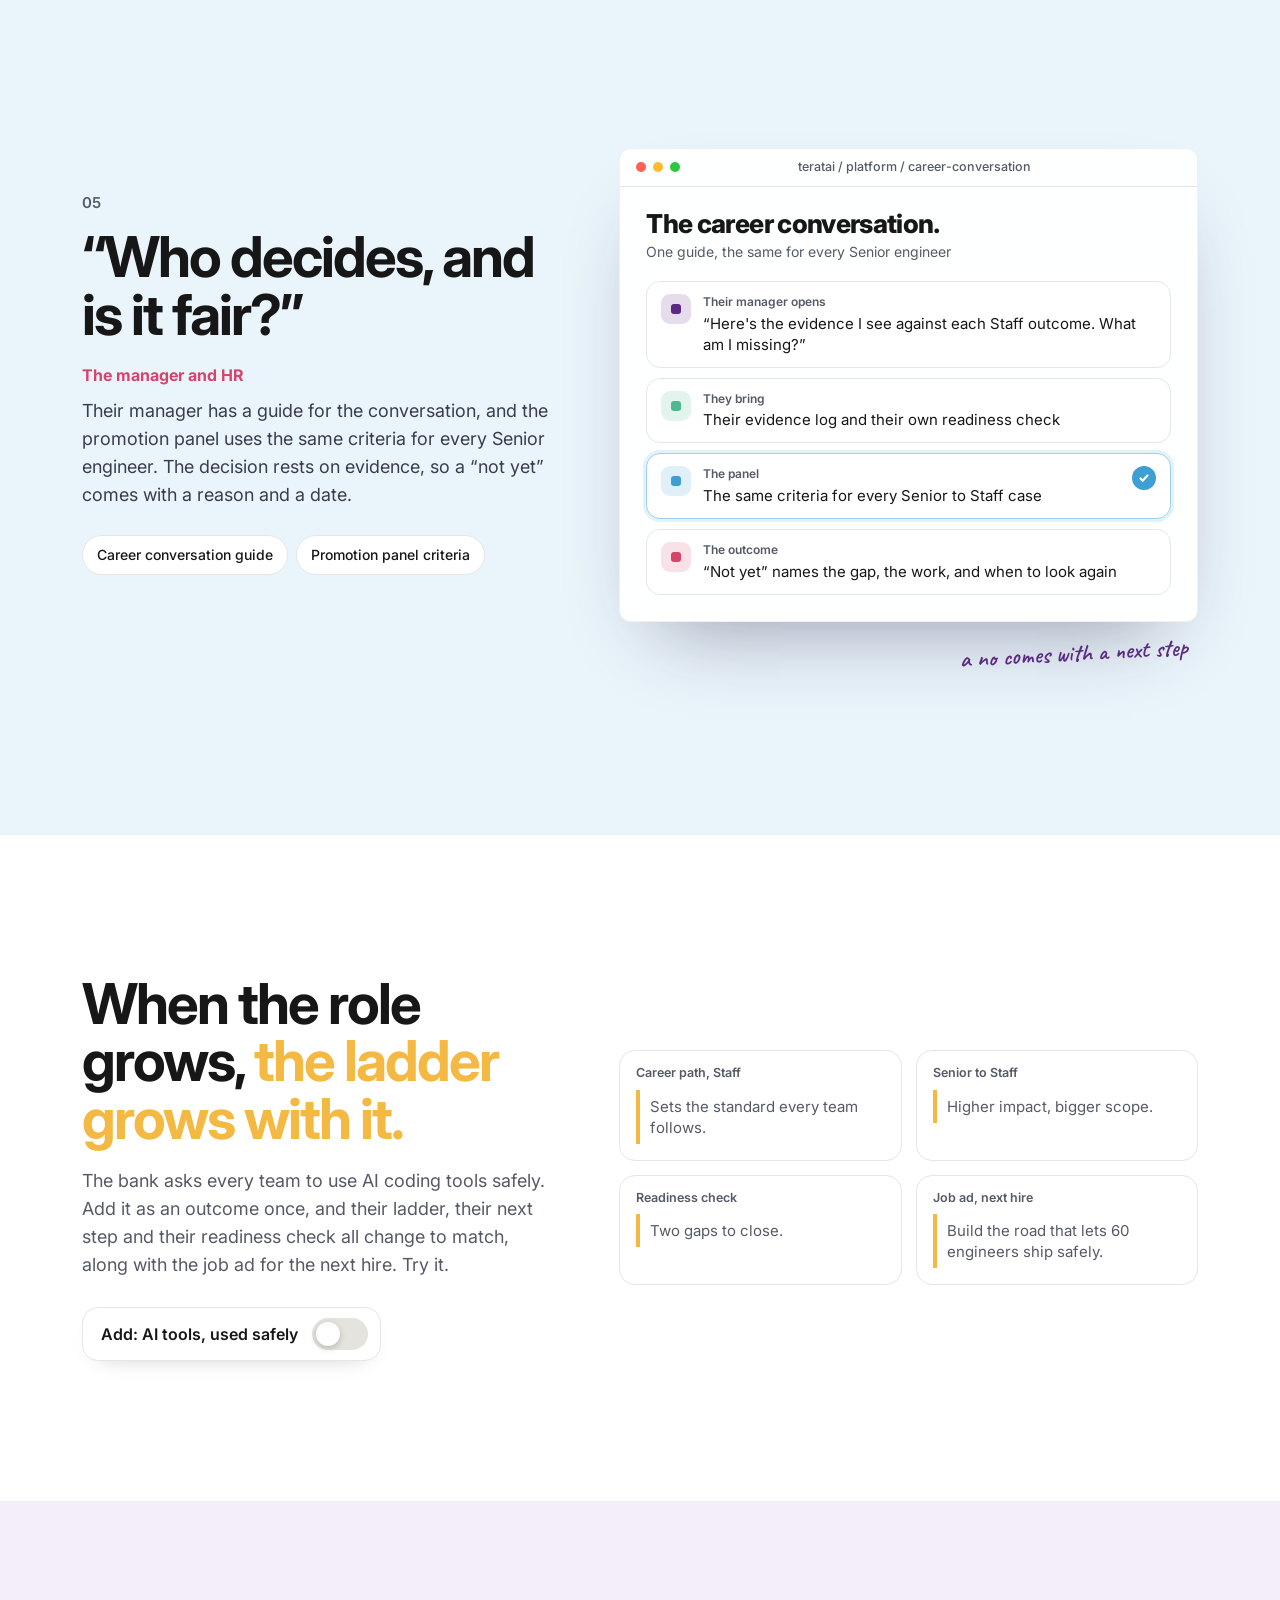
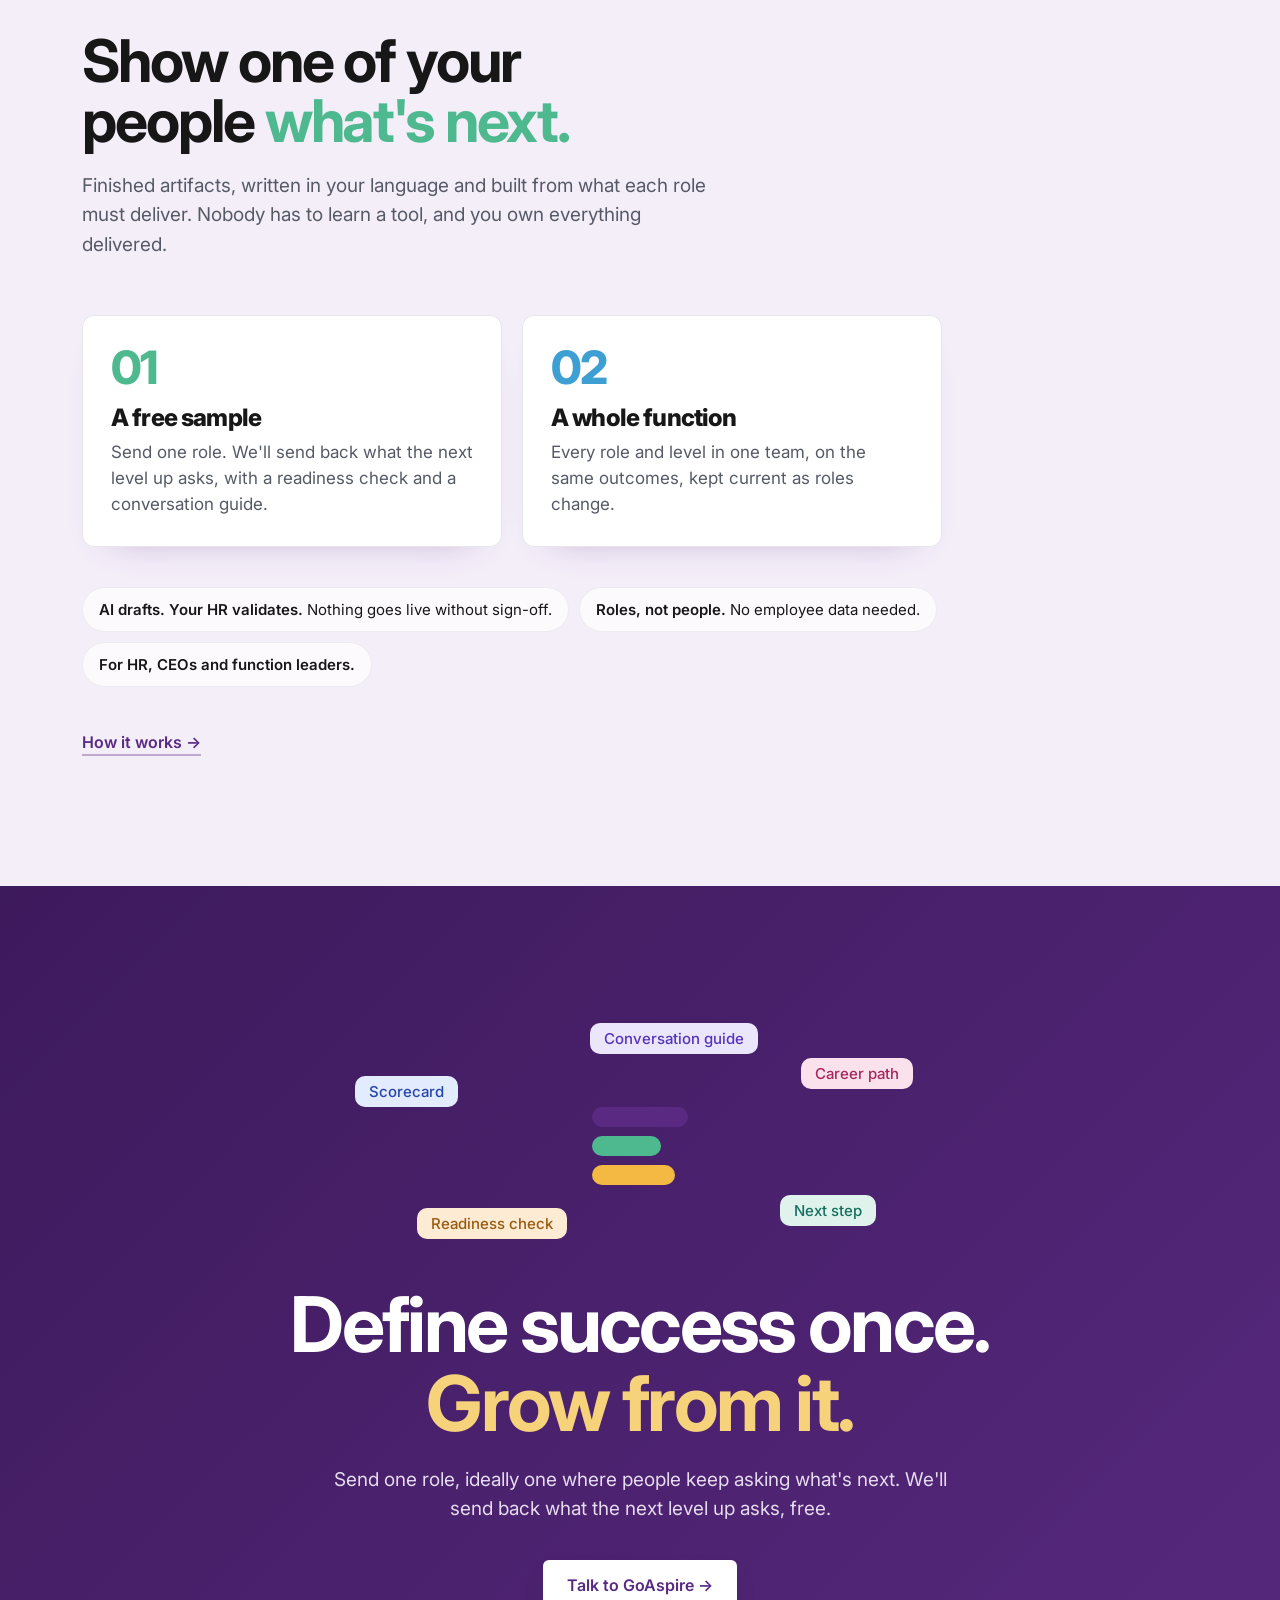
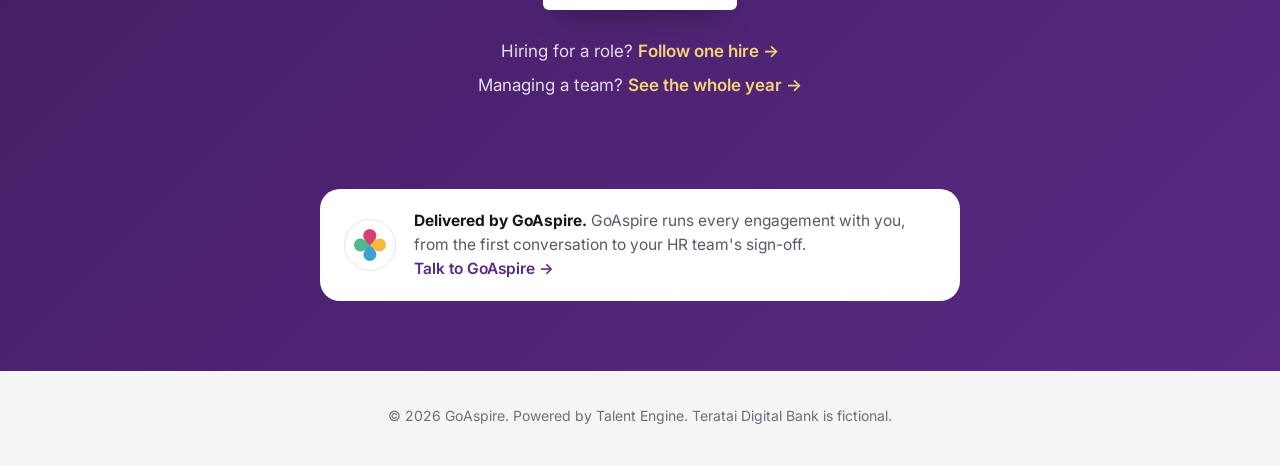
<file: careers.html>
<!doctype html>
<html lang="en">
<head>
<meta charset="utf-8">
<meta name="viewport" content="width=device-width, initial-scale=1">
<title>GoAspire · Talent Engine — Careers</title>
<meta name="description" content="Everyone deserves to know what's next. Talent Engine shows every person what good looks like in their role, what the next level asks, and how to know they're ready.">
<meta property="og:title" content="GoAspire — everyone deserves to know what's next">
<meta property="og:description" content="What good looks like now, what the next level asks, and how to know you're ready. From the same outcomes you hire against.">
<meta property="og:url" content="https://goaspire.talent-engine.app/careers">
<meta property="og:image" content="https://goaspire.talent-engine.app/goaspire-og-sm.png">
<meta property="og:image:width" content="200">
<meta property="og:image:height" content="200">
<meta property="og:site_name" content="GoAspire">
<meta property="og:type" content="website">
<link rel="icon" href="goaspire-mark.png">
<link rel="apple-touch-icon" href="goaspire-mark.png">
<link rel="preconnect" href="https://fonts.googleapis.com">
<link rel="preconnect" href="https://fonts.gstatic.com" crossorigin>
<link href="https://fonts.googleapis.com/css2?family=Inter+Tight:wght@700;800&family=Inter:wght@400;500;600&family=Caveat:wght@500;600&display=swap" rel="stylesheet">
<link href="https://fonts.googleapis.com/css2?family=Inter:wght@400;500;600;700;800&display=swap" rel="stylesheet">
<link rel="stylesheet" href="site.css">
<style>
/* careers page only */
.hero.cr{background:var(--p2)}
.hero.cr .ring{border-color:#bfe3d7}
.lad{list-style:none;margin:0 0 14px;padding:0;display:flex;flex-direction:column-reverse;gap:7px}
.lad li{display:flex;align-items:center;gap:10px;font:600 13.5px/1 var(--sans);color:var(--soft)}
.lad li i{height:10px;border-radius:5px;background:#e6e4de;flex:none}
.lad li.on{color:var(--ink)}
.lad li.on i{background:var(--c2)}
.lad li.nx i{background:repeating-linear-gradient(90deg,var(--c3) 0 6px,transparent 6px 10px)}
.lad li.nx{color:var(--c3)}
.hero.cr .core{width:270px}
.lad em{white-space:nowrap;font:600 18px/1 var(--hand);font-style:normal;color:var(--c2);margin-left:auto}



.lvl{display:flex;align-items:center;gap:12px;background:#fff;border:1px solid var(--line);border-radius:14px;padding:12px 14px;opacity:0;transform:translateX(20px);transition:opacity .5s var(--ease),transform .5s var(--ease)}
.step.in .lvl{opacity:1;transform:none}
.lvl .t{flex:1;font-size:15px;line-height:1.35}
.lvl .t b{display:block;font:700 15px/1.2 var(--display);letter-spacing:-.01em;margin-bottom:2px}
.lvl .t span{color:var(--soft)}
.lvl .pin{flex:none;font:600 20px/1 var(--hand);color:var(--k)}
.lvl.here{border-color:color-mix(in srgb,var(--k) 50%,#fff);box-shadow:0 0 0 3px color-mix(in srgb,var(--k) 14%,transparent)}
.lvl .rung{flex:none;width:30px;height:30px;border-radius:9px;background:color-mix(in srgb,var(--k) 16%,#fff);display:grid;place-items:center;font:800 13px/1 var(--display);color:var(--k)}
.ladder{list-style:none;margin:0;padding:0;display:flex;flex-direction:column-reverse;gap:10px}
.step.in .ladder .lvl:nth-child(1){transition-delay:.3s}.step.in .ladder .lvl:nth-child(2){transition-delay:.45s}.step.in .ladder .lvl:nth-child(3){transition-delay:.6s}.step.in .ladder .lvl:nth-child(4){transition-delay:.75s}
.branch{margin:16px 0 0}
.branch .or{display:block;font:600 22px/1 var(--hand);color:var(--k);margin:0 0 8px 4px}
.branch .lvl{border-style:dashed;transition-delay:1s}
.origin{margin:90px auto 0;max-width:680px;text-align:left;background:#fff;border:1px solid var(--line);border-radius:20px;padding:26px 28px;display:flex;gap:18px;align-items:flex-start}
.origin .av{width:52px;height:52px;border-radius:50%;background:conic-gradient(var(--c1) 0 20%,var(--c2) 0 40%,var(--c3) 0 60%,var(--c4) 0 80%,var(--c5) 0);flex:none;display:grid;place-items:center}
.origin .av::after{content:"N";width:40px;height:40px;border-radius:50%;background:#fff;display:grid;place-items:center;font:800 18px/1 var(--display)}
.origin blockquote{margin:0;font:500 19px/1.5 var(--sans);color:var(--ink)}
.origin cite{display:block;margin-top:12px;font-style:normal;font-size:15px;color:var(--soft)}
.origin cite b{color:var(--ink)}
@media (max-width:560px){
  .origin{flex-direction:column}
}
</style>
<link rel="stylesheet" href="goaspire.css">
<meta name="robots" content="noindex">
</head>
<body>

<header class="bar">
  <div class="wrap">
    <a class="logo kt ch-goaspire" href="index.html"><img class="wm" src="goaspire-mark.png" alt="" height="28"><span class="ga-word">goaspire</span><span class="pw">powered by <b>Talent Engine</b></span></a>
    <nav><a href="index.html">Hiring</a><a href="careers.html" aria-current="page" class="here">Careers</a><a href="performance.html">Performance</a><a href="how-it-works.html">How it works</a><a class="pill-btn" href="https://www.goaspire.ai/company/contact">Send us a role</a></nav>
  </div>
</header>

<ul class="rail" id="rail" aria-label="Sections">
  <li><a href="#top"><span>Start</span></a></li>
  <li><a href="#problem"><span>The problem</span></a></li>
  <li><a href="#question"><span>Their questions</span></a></li>
  <li class="k1"><a href="#c1"><span>01 Doing well?</span></a></li>
  <li class="k3"><a href="#c2"><span>02 Where next?</span></a></li>
  <li class="k2"><a href="#c3"><span>03 The next level</span></a></li>
  <li class="k4"><a href="#c4"><span>04 Am I ready?</span></a></li>
  <li class="k5"><a href="#c5"><span>05 Who decides?</span></a></li>
  <li class="k4"><a href="#change"><span>Roles grow</span></a></li>
  <li><a href="#start"><span>How to start</span></a></li>
</ul>

<main>
<section class="hero cr" id="top">
  <div class="wrap">
    <div>
      <h1>Everyone deserves to know <span style="color:var(--c2)">what's next.</span></h1>
      <p class="lines">Every person should be able to answer three things: <br>what good looks like in their job, what the next one asks, <br>and how they'll know they're ready. <br>Talent Engine writes the answers down for every role.</p>
      <div class="ctas">
        <a class="btn" href="#question">Follow one career <svg width="16" height="16" viewBox="0 0 16 16" fill="none" stroke="currentColor" stroke-width="2" stroke-linecap="round"><path d="M8 2v12M3 9l5 5 5-5"/></svg></a>
        <a class="btn ghost" href="#start">Try it on one of your roles</a>
      </div>
    </div>
    <div class="stage" aria-hidden="true">
      <div class="ring r3"></div><div class="ring r2"></div><div class="ring r1"></div>
      <div class="qn q1">where is my career going?</div>
      <div class="qn q2">what comes next?</div>
      <div class="qn q3">what should I be working on?</div>
      <div class="qn q4">who do I even ask?</div>
      <div class="core">
        <ul class="lad">
          <li><i style="width:24%"></i>Engineer</li>
          <li class="on"><i style="width:34%"></i>Senior<em>you are here</em></li>
          <li class="nx"><i style="width:48%"></i>Staff</li>
          <li><i style="width:62%"></i>Principal</li>
        </ul>
        <b>Higher impact, bigger scope</b>
        <small>Every level, written from the role's outcomes.</small>
      </div>
      <span class="spark" style="right:34%;top:2%">✦</span><span class="spark" style="left:44%;bottom:12%;color:var(--c3);font-size:16px">✦</span>
    </div>
  </div>
</section>

<section class="problem" id="problem">
  <div class="wrap">
    <div>
      <h2>Three answers.<br>None of them <span style="color:var(--c5)">help.</span></h2>
      <p class="lead">Ask what it takes to get promoted and most people hear one of three things. None of them says what to do on Monday. So the good ones stop asking their manager and start asking recruiters.</p>
      <span class="note">sound familiar?</span>
    </div>
    <div class="mess reveal" aria-hidden="true">
      <div class="scrap s1"><span class="q">Time served?</span><b>The policy</b><p>Eligible after two years in role, on manager recommendation.</p></div>
      <div class="scrap s2"><span class="q">42 pages?</span><b>The framework</b><p>Competency_Framework_v3_FINAL.pdf. Last opened eighteen months ago.</p></div>
      <div class="scrap s3"><span class="q">Then what?</span><b>The review</b><p>Meets expectations. Keep doing what you're doing.</p></div>
    </div>
  </div>
</section>

<section class="question" id="question">
  <div class="wrap">
    <p class="eyebrow">Eighteen months later, at Teratai Digital Bank, a fictional bank</p>
    <h2>They hit their outcomes. <span style="color:var(--c2)">Now what?</span></h2>
    <p>The Senior Platform Engineer from <a href="index.html#journey">our hiring story</a> is a year and a half in, and doing well. Now they have the questions every good person asks at this point. Talent Engine answers each one from the same outcomes they were hired on.</p>
    <ol class="qs reveal outs">
      <li class="out k1"><span class="n">01</span><span><b>“Am I doing well?”</b><small>Where they stand, with evidence</small></span></li>
      <li class="out k3"><span class="n">02</span><span><b>“Where can I go from here?”</b><small>The ladder, in one line per level</small></span></li>
      <li class="out k2"><span class="n">03</span><span><b>“What does the next level actually ask of me?”</b><small>Senior to Staff, outcome by outcome</small></span></li>
      <li class="out k4"><span class="n">04</span><span><b>“How do I know I'm ready, and what do I work on?”</b><small>The readiness check</small></span></li>
      <li class="out k5"><span class="n">05</span><span><b>“Who decides, and is it fair?”</b><small>The career conversation</small></span></li>
    </ol>
    <span class="note">the questions people leave over</span>
  </div>
</section>

<div id="journey">

<section class="step k1" id="c1" style="--pb:var(--p1)">
  <div class="wrap">
    <div>
      <div class="num">01</div>
      <h2>“Am I doing well?”</h2>
      <span class="who">The engineer</span>
      <p class="copy">Not a rating out of five. The outcomes they were hired against, with the evidence beside each one, so the engineer and their manager read from the same page.</p>
      <ul class="tags"><li>Outcome scorecard</li><li>Evidence log</li></ul>
      <a class="more" href="performance.html">See the whole year →</a>
    </div>
    <div class="mockcol">
      <div class="win">
        <div class="chrome"><i></i><i></i><i></i><span>teratai / senior-platform-engineer / month-18</span></div>
        <div class="body">
          <h3>Where they stand.</h3>
          <p class="sub">Month 18, against the outcomes set before they were hired</p>
          <ul class="rows">
            <li class="row k1"><span class="tag"></span><span class="t"><small>Reliable services</small>Service levels met on all three critical journeys, four quarters running</span><span class="ok"><svg width="12" height="12" viewBox="0 0 12 12" fill="none" stroke="#fff" stroke-width="2.2" stroke-linecap="round"><path d="M2.5 6.5l2.2 2.2L9.5 3.5"/></svg></span></li>
            <li class="row k2"><span class="tag"></span><span class="t"><small>Teams release on their own</small>11 of 14 teams deploy without platform help<div class="bar2"><i style="--w:79%"></i></div></span></li>
            <li class="row k3"><span class="tag"></span><span class="t"><small>Audit-ready</small>Two audits, no high-severity findings</span><span class="ok"><svg width="12" height="12" viewBox="0 0 12 12" fill="none" stroke="#fff" stroke-width="2.2" stroke-linecap="round"><path d="M2.5 6.5l2.2 2.2L9.5 3.5"/></svg></span></li>
            <li class="row k4"><span class="tag"></span><span class="t"><small>Cost</small>Cloud cost per customer down 24%</span><span class="ok"><svg width="12" height="12" viewBox="0 0 12 12" fill="none" stroke="#fff" stroke-width="2.2" stroke-linecap="round"><path d="M2.5 6.5l2.2 2.2L9.5 3.5"/></svg></span></li>
            <li class="row k5"><span class="tag"></span><span class="t"><small>Calm when things break</small>Every major incident reviewed within five days, without blame</span><span class="ok"><svg width="12" height="12" viewBox="0 0 12 12" fill="none" stroke="#fff" stroke-width="2.2" stroke-linecap="round"><path d="M2.5 6.5l2.2 2.2L9.5 3.5"/></svg></span></li>
          </ul>
        </div>
      </div>
      <span class="note">evidence, not adjectives</span>
    </div>
  </div>
</section>

<section class="step k3" id="c2" style="--pb:var(--p5)">
  <div class="wrap">
    <div>
      <div class="num">02</div>
      <h2>“Where can I go from here?”</h2>
      <span class="who">The engineer</span>
      <p class="copy">A ladder they can read in a minute: what each level owns, in one line. And a branch that makes it plain they can keep growing without managing people, or move into management if they want to.</p>
      <ul class="tags"><li>Career path</li><li>Level guide</li></ul>
    </div>
    <div class="mockcol">
      <div class="win">
        <div class="chrome"><i></i><i></i><i></i><span>teratai / platform / career-path</span></div>
        <div class="body">
          <h3>The platform ladder.</h3>
          <p class="sub">What each level owns</p>
          <ol class="ladder">
            <li class="lvl"><span class="rung">1</span><span class="t"><b>Engineer</b><span>Runs a service well</span></span></li>
            <li class="lvl here"><span class="rung">2</span><span class="t"><b>Senior Engineer</b><span>Owns a platform area end to end</span></span><span class="pin">you are here</span></li>
            <li class="lvl"><span class="rung">3</span><span class="t"><b>Staff Engineer</b><span>Sets the standard every team follows</span></span></li>
            <li class="lvl"><span class="rung">4</span><span class="t"><b>Principal Engineer</b><span>Shapes how the bank builds technology</span></span></li>
          </ol>
          <div class="branch"><span class="or">or, from Senior:</span><div class="lvl"><span class="rung">↳</span><span class="t"><b>Engineering Manager</b><span>Grows the team that runs the platform</span></span></div></div>
        </div>
      </div>
      <span class="note">growing doesn't have to mean managing</span>
    </div>
  </div>
</section>

<section class="step k2" id="c3" style="--pb:var(--p2)">
  <div class="wrap">
    <div>
      <div class="num">03</div>
      <h2 class="long">“What does the next level actually ask of me?”</h2>
      <span class="who">The engineer</span>
      <p class="copy">Senior to Staff, spelled out against the same outcomes. The impact grows, and so does the reach: from their platform to the whole bank.</p>
      <ul class="tags"><li>Progression guide</li><li>Senior to Staff</li></ul>
    </div>
    <div class="mockcol">
      <div class="win">
        <div class="chrome"><i></i><i></i><i></i><span>teratai / platform / senior-to-staff</span></div>
        <div class="body">
          <h3>Senior to Staff.</h3>
          <p class="sub">“Is my platform reliable?” becomes “Is the bank's engineering reliable, because of standards I set?”</p>
          <ul class="rows vs5">
            <li class="row k1"><span class="tag"></span><span class="t vs"><span class="from">Meets service levels for their platform</span><span class="arrow">→</span><span class="to">Sets the service levels every team uses</span></span></li>
            <li class="row k2"><span class="tag"></span><span class="t vs"><span class="from">Builds shared release tooling</span><span class="arrow">→</span><span class="to">Makes it the standard every team follows</span></span></li>
            <li class="row k3"><span class="tag"></span><span class="t vs"><span class="from">Passes the audit</span><span class="arrow">→</span><span class="to">Shapes how the bank meets risk rules</span></span></li>
            <li class="row k4"><span class="tag"></span><span class="t vs"><span class="from">Cuts their platform's cost</span><span class="arrow">→</span><span class="to">Owns the bank's cloud cost model</span></span></li>
            <li class="row k5"><span class="tag"></span><span class="t vs"><span class="from">Runs calm incidents</span><span class="arrow">→</span><span class="to">Teaches every team to run them</span></span></li>
          </ul>
        </div>
      </div>
      <span class="note">higher impact, bigger scope</span>
    </div>
  </div>
</section>

<section class="step k4" id="c4" style="--pb:var(--p4)">
  <div class="wrap">
    <div>
      <div class="num">04</div>
      <h2 class="long">“How do I know I'm ready, and what do I work on?”</h2>
      <span class="who">The engineer and their manager</span>
      <p class="copy">A readiness check against the Staff expectations: where the evidence is already there, where it isn't yet, and the two things to work on this quarter. Their manager fills in the same sheet.</p>
      <ul class="tags"><li>Readiness check</li><li>Development plan</li></ul>
    </div>
    <div class="mockcol">
      <div class="win">
        <div class="chrome"><i></i><i></i><i></i><span>teratai / platform / readiness-staff</span></div>
        <div class="body">
          <h3>Ready for Staff?</h3>
          <p class="sub">Their view and their manager's, against the same outcomes</p>
          <ul class="rows">
            <li class="row k2"><span class="tag"></span><span class="t">Shared release tooling is the bank standard<div class="bar2"><i style="--w:85%"></i></div></span><span class="status">Ready</span></li>
            <li class="row k5"><span class="tag"></span><span class="t">Other teams run calm incidents<div class="bar2"><i style="--w:80%"></i></div></span><span class="status">Ready</span></li>
            <li class="row k3"><span class="tag"></span><span class="t">Shapes how the bank meets risk rules<div class="bar2"><i style="--w:60%"></i></div></span><span class="status close">Nearly</span></li>
            <li class="row k1"><span class="tag"></span><span class="t">Sets service levels for every team<div class="bar2"><i style="--w:35%"></i></div></span><span class="status gap">Gap</span></li>
            <li class="row k4"><span class="tag"></span><span class="t">Owns the bank's cloud cost model<div class="bar2"><i style="--w:30%"></i></div></span><span class="status gap">Gap</span></li>
          </ul>
        </div>
      </div>
      <div class="prompt k4"><span><b>This quarter:</b> write the bank-wide service-level standard, and lead the cost review with Finance.</span><span class="send"><svg width="14" height="14" viewBox="0 0 14 14" fill="none" stroke="#fff" stroke-width="2" stroke-linecap="round"><path d="M7 12V2M3 6l4-4 4 4"/></svg></span></div>
      <span class="note">two things, not twenty</span>
    </div>
  </div>
</section>

<section class="step k5" id="c5" style="--pb:var(--p3)">
  <div class="wrap">
    <div>
      <div class="num">05</div>
      <h2>“Who decides, and is it fair?”</h2>
      <span class="who">The manager and HR</span>
      <p class="copy">Their manager has a guide for the conversation, and the promotion panel uses the same criteria for every Senior engineer. The decision rests on evidence, so a “not yet” comes with a reason and a date.</p>
      <ul class="tags"><li>Career conversation guide</li><li>Promotion panel criteria</li></ul>
    </div>
    <div class="mockcol">
      <div class="win">
        <div class="chrome"><i></i><i></i><i></i><span>teratai / platform / career-conversation</span></div>
        <div class="body">
          <h3>The career conversation.</h3>
          <p class="sub">One guide, the same for every Senior engineer</p>
          <ul class="rows conv">
            <li class="row k1"><span class="tag"></span><span class="t"><small>Their manager opens</small>“Here's the evidence I see against each Staff outcome. What am I missing?”</span></li>
            <li class="row k2"><span class="tag"></span><span class="t"><small>They bring</small>Their evidence log and their own readiness check</span></li>
            <li class="row k3 sel"><span class="tag"></span><span class="t"><small>The panel</small>The same criteria for every Senior to Staff case</span><span class="ok"><svg width="12" height="12" viewBox="0 0 12 12" fill="none" stroke="#fff" stroke-width="2.2" stroke-linecap="round"><path d="M2.5 6.5l2.2 2.2L9.5 3.5"/></svg></span></li>
            <li class="row k5"><span class="tag"></span><span class="t"><small>The outcome</small>“Not yet” names the gap, the work, and when to look again</span></li>
          </ul>
        </div>
      </div>
      <span class="note">a no comes with a next step</span>
    </div>
  </div>
</section>
</div>

<section class="change" id="change">
  <div class="wrap">
    <div>
      <h2>When the role grows, <span style="color:var(--c4)">the ladder grows with it.</span></h2>
      <p>The bank asks every team to use AI coding tools safely. Add it as an outcome once, and their ladder, their next step and their readiness check all change to match, along with the job ad for the next hire. Try it.</p>
      <button class="switch" type="button" id="switch" aria-pressed="false">Add: AI tools, used safely <span class="knob"></span></button>
    </div>
    <div class="minis" aria-live="polite">
      <div class="mini"><b>Career path, Staff</b><p>Sets the standard every team follows<span class="alt">, including how they use AI tools</span>.</p></div>
      <div class="mini"><b>Senior to Staff</b><p><span class="was">Higher impact, bigger scope.</span><span class="alt">Writes the bank's rules for AI-assisted code.</span></p></div>
      <div class="mini"><b>Readiness check</b><p><span class="was">Two gaps to close.</span><span class="alt">A third gap: AI tool guidance. Start with one team.</span></p></div>
      <div class="mini"><b>Job ad, next hire</b><p>Build the road that lets 60 engineers ship safely<span class="alt">, with AI tools</span>.</p></div>
    </div>
  </div>
</section>

<section class="offer" id="start">
  <div class="wrap">
    <h2>Show one of your people <span style="color:var(--c2)">what's next.</span></h2>
    <p class="lead">Finished artifacts, written in your language and built from what each role must deliver. Nobody has to learn a tool, and you own everything delivered.</p>
    <ol class="steps3 steps2">
      <li class="k2"><div class="n">01</div><h3>A free sample</h3><p>Send one role. We'll send back what the next level up asks, with a readiness check and a conversation guide.</p></li>
      <li class="k3"><div class="n">02</div><h3>A whole function</h3><p>Every role and level in one team, on the same outcomes, kept current as roles change.</p></li>
    </ol>
    <ul class="promise">
      <li><b>AI drafts. Your HR validates.</b> Nothing goes live without sign-off.</li>
      <li><b>Roles, not people.</b> No employee data needed.</li>
      <li><b>For HR, CEOs and function leaders.</b></li>
    </ul>
    <a class="more k1" href="how-it-works.html">How it works →</a>
  </div>
</section>

<section class="close">
  <div class="wrap">
    <div class="cloud" aria-hidden="true">
      <span class="chipf f1">Scorecard</span><span class="chipf f2">Career path</span><span class="chipf f3">Readiness check</span><span class="chipf f4">Next step</span><span class="chipf f5">Conversation guide</span>
      <div class="logo-big"><i class="k1" style="width:100%"></i><i class="k2" style="width:72%"></i><i class="k4" style="width:86%"></i></div>
    </div>
    <h2>Define success once.<br><span style="color:var(--c2)">Grow from it.</span></h2>
    <p>Send one role, ideally one where people keep asking what's next. We'll send back what the next level up asks, free.</p>
    <div class="ctas"><a class="btn" href="https://www.goaspire.ai/company/contact">Talk to GoAspire →</a></div>
    <p class="cross">Hiring for a role? <a href="index.html#journey">Follow one hire →</a></p>
    <p class="cross" style="margin-top:8px!important">Managing a team? <a href="performance.html">See the whole year →</a></p>
    <div class="byline kt-close"><span class="av" aria-hidden="true"><img src="goaspire-mark.png" alt=""></span><p><b>Delivered by GoAspire.</b> GoAspire runs every engagement with you, from the first conversation to your HR team's sign-off. <a href="https://www.goaspire.ai/company/contact">Talk to GoAspire →</a></p></div>
  </div>
</section>
</main>
<footer>© 2026 GoAspire. Powered by Talent Engine. Teratai Digital Bank is fictional.</footer>
<script src="site.js"></script>
</body>
</html>
</file>
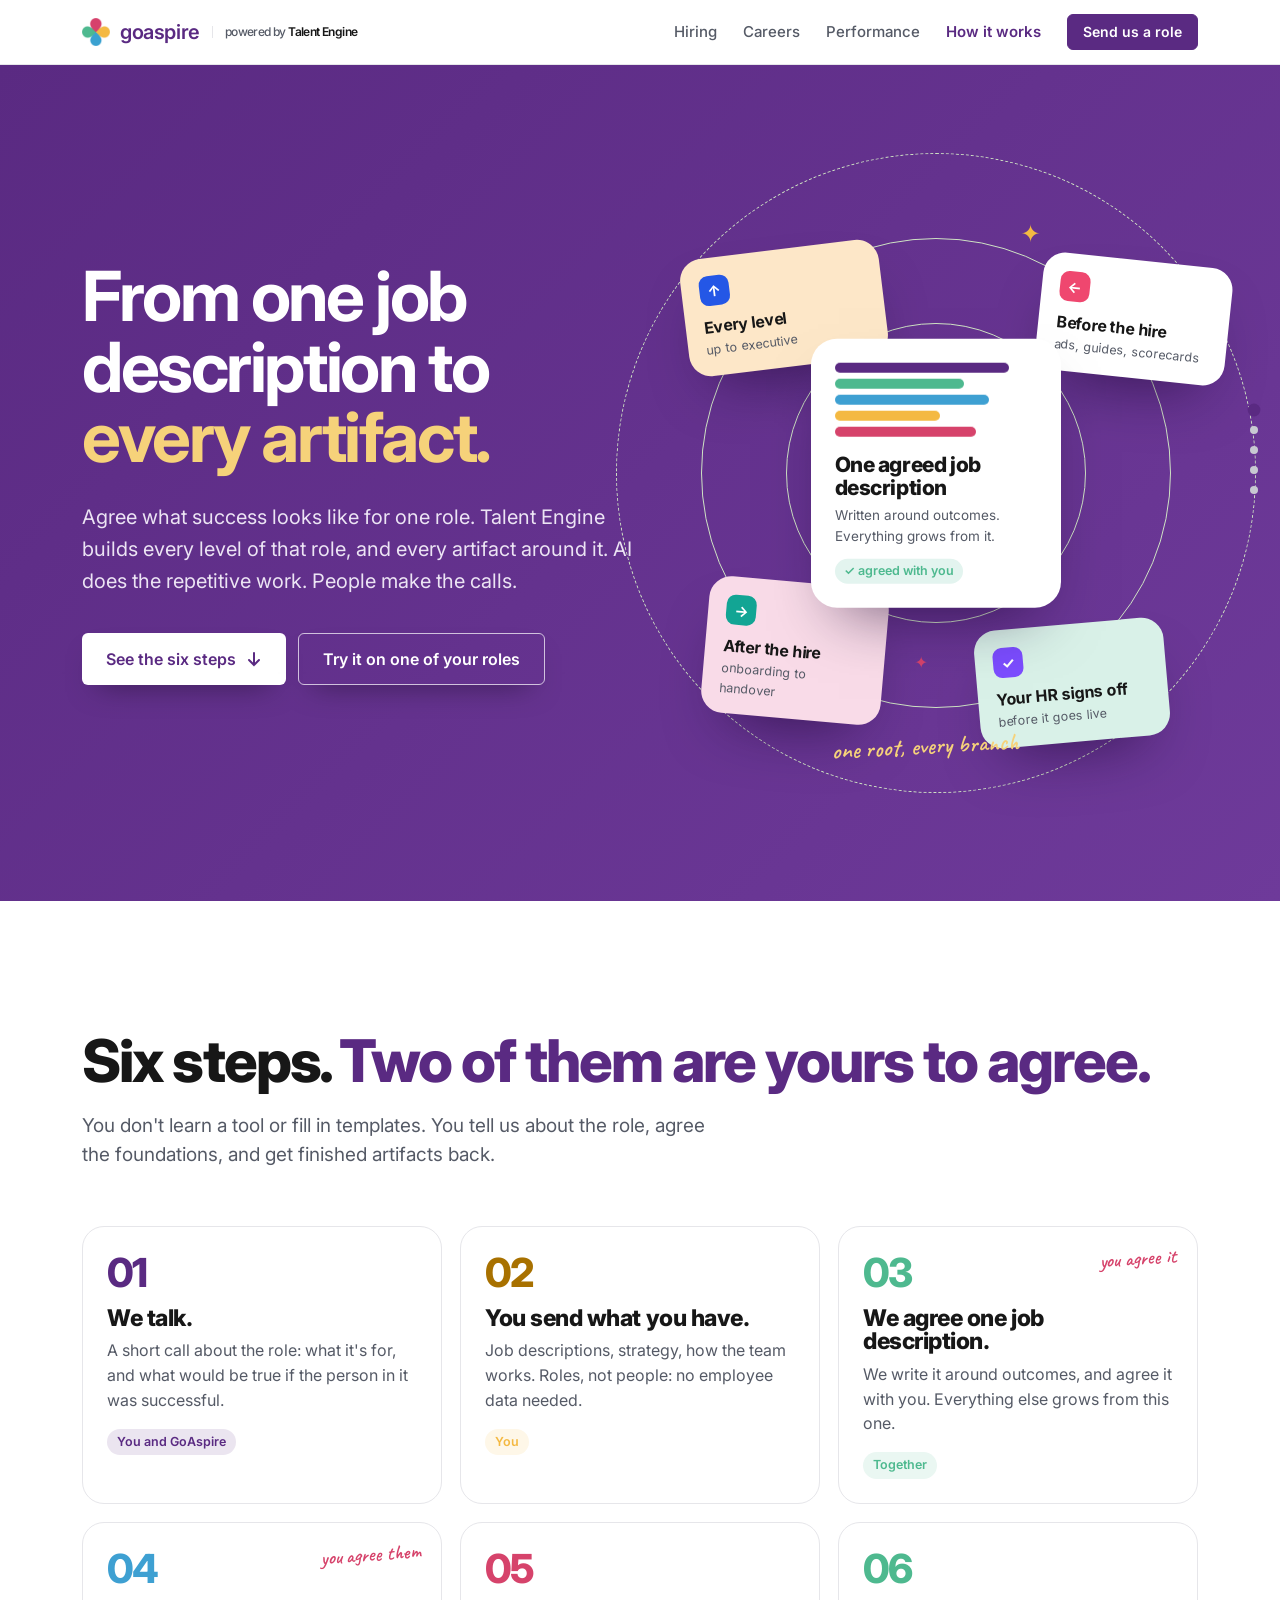
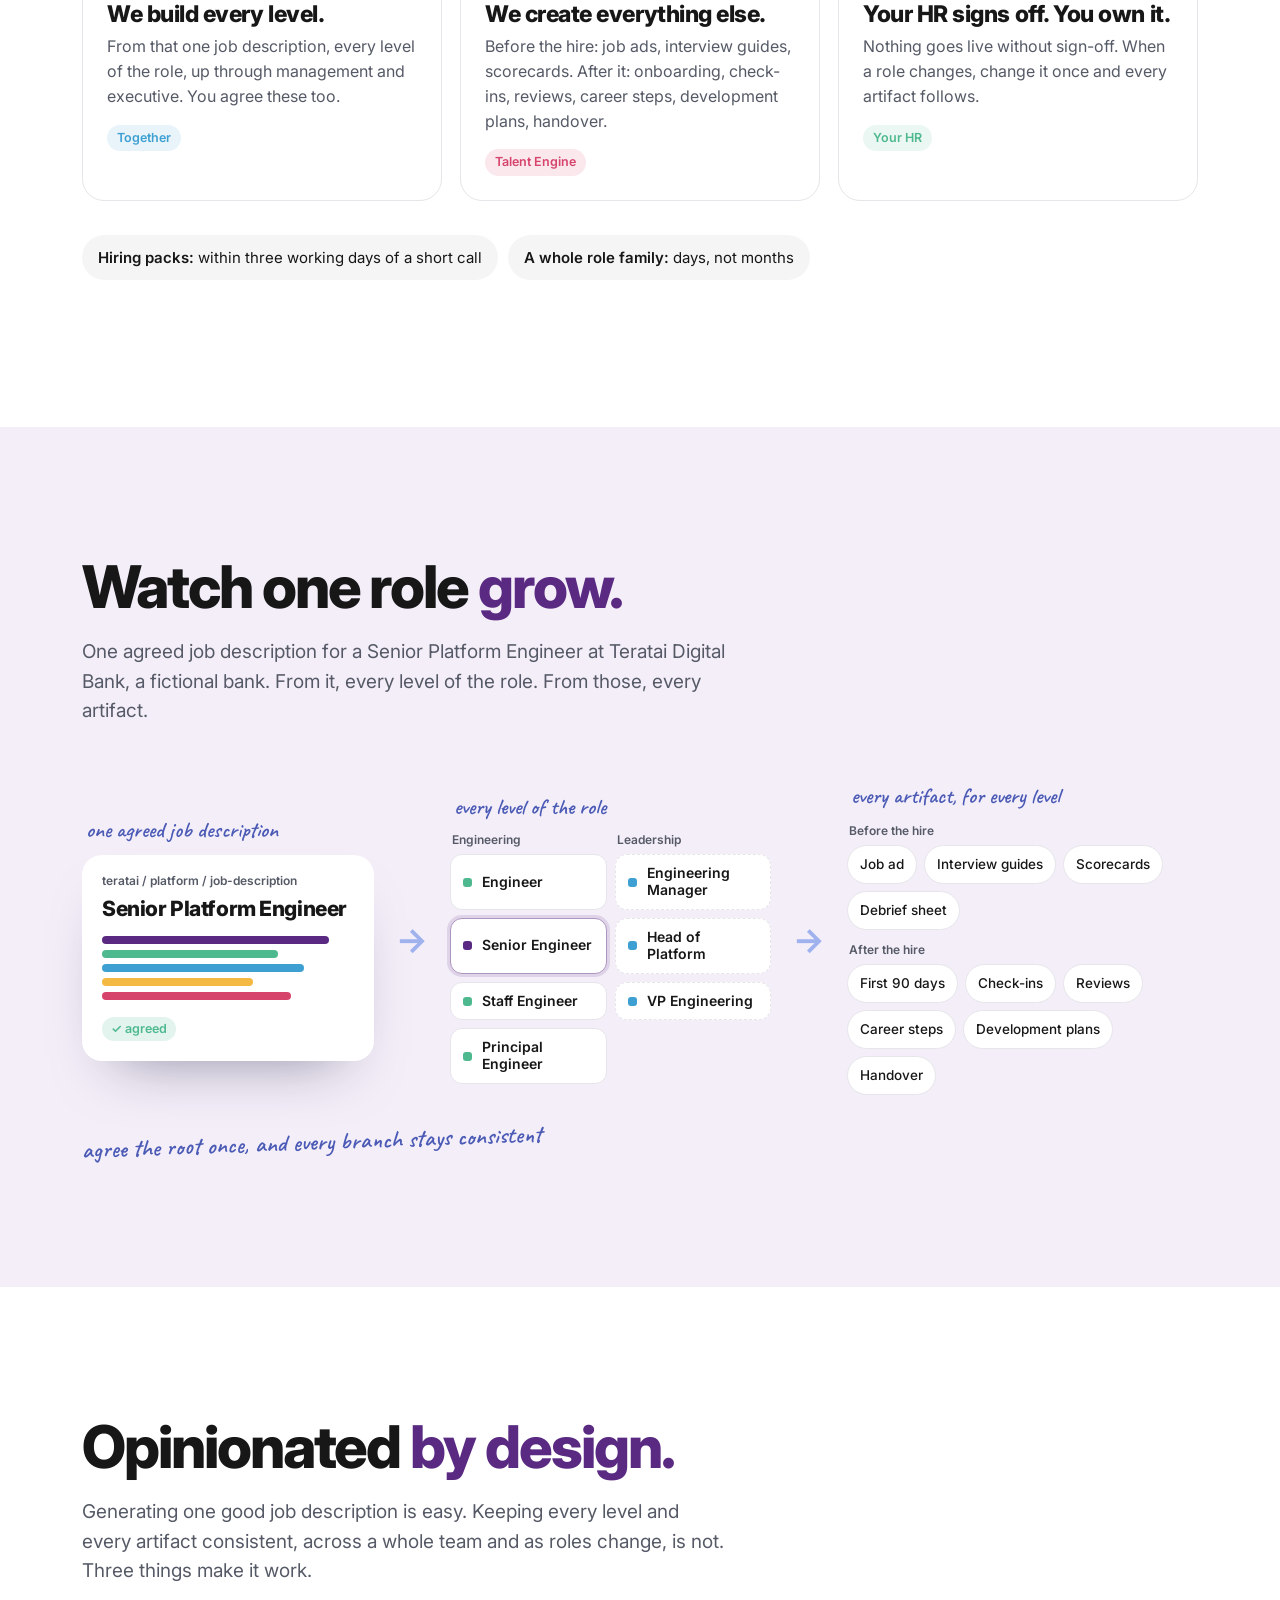
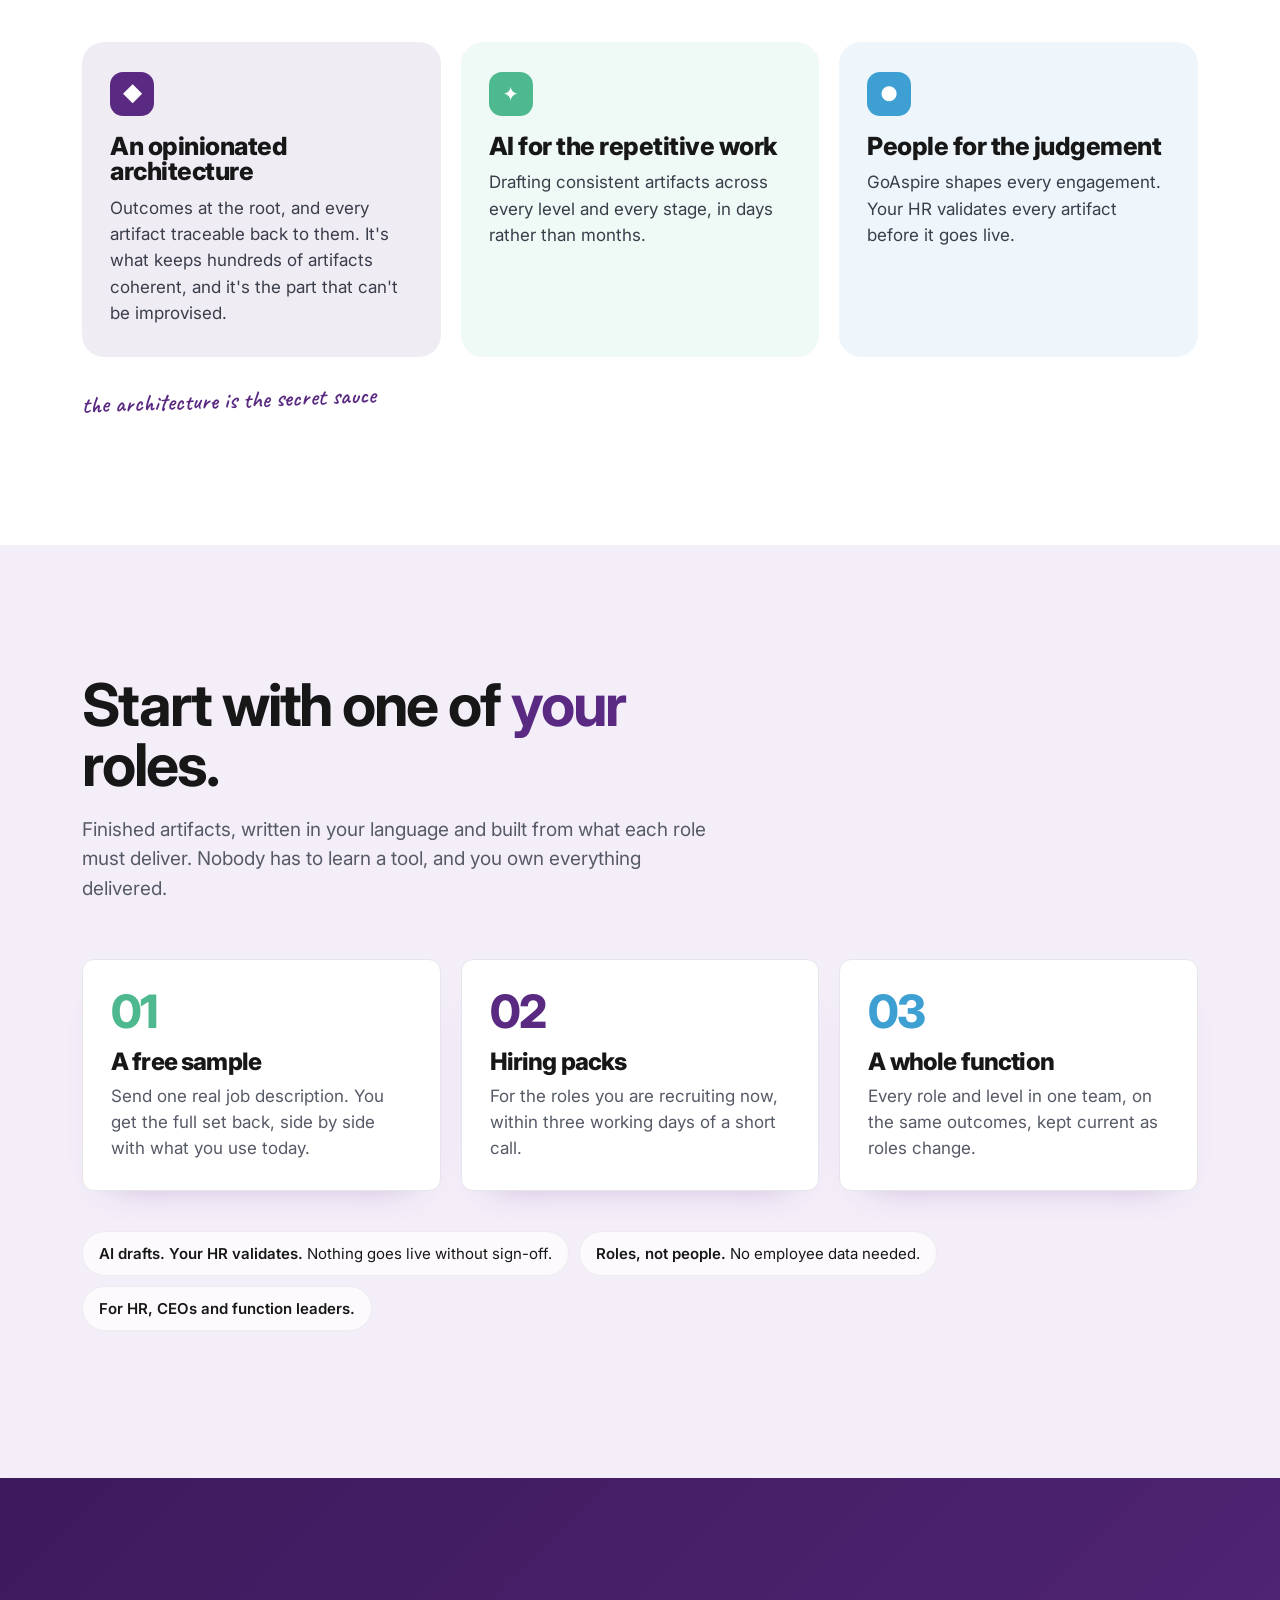
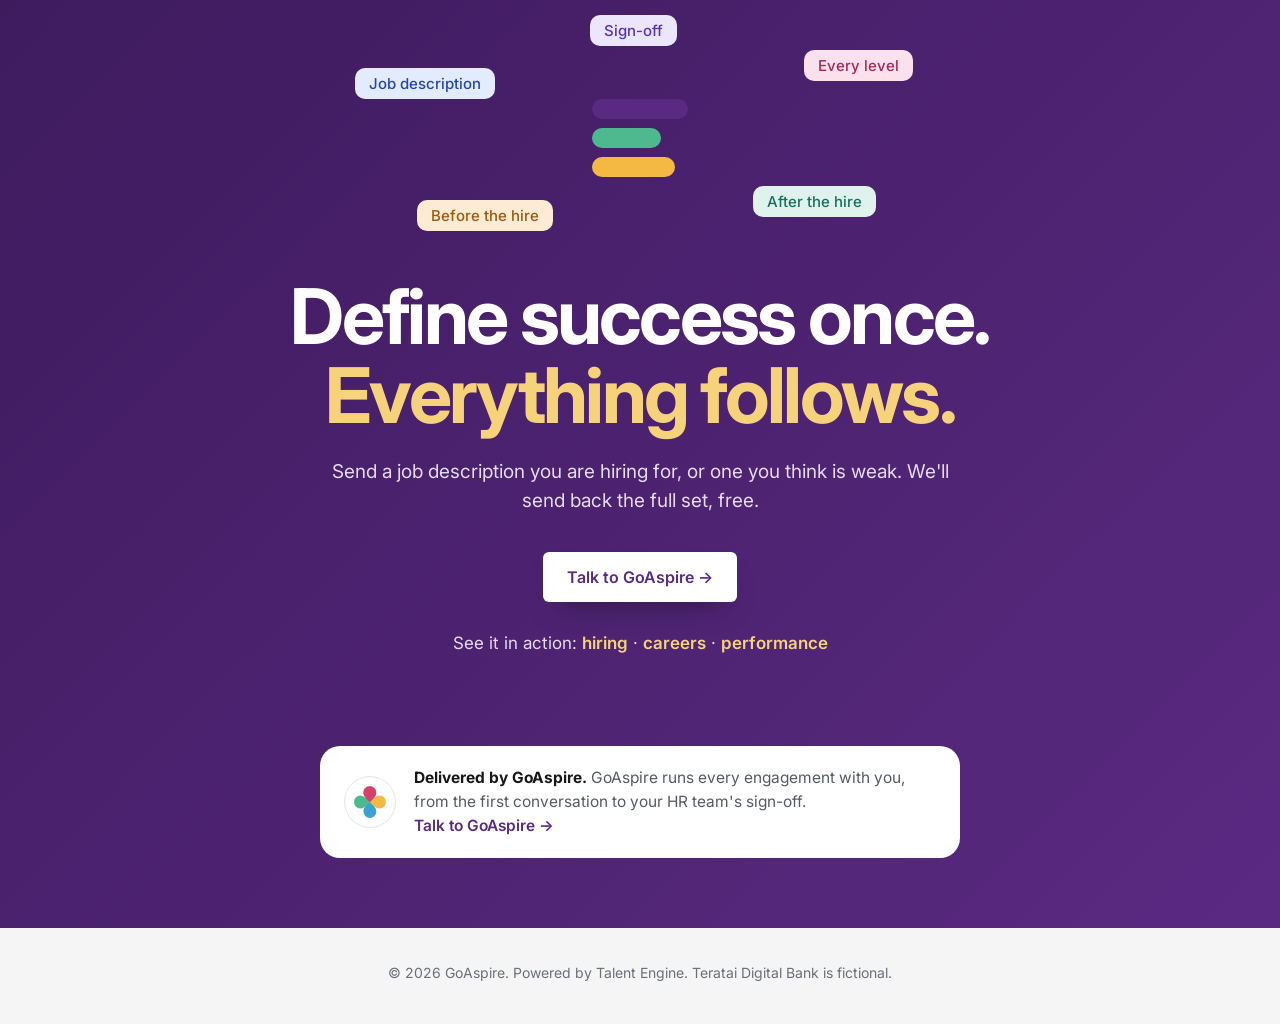
<file: how-it-works.html>
<!doctype html>
<html lang="en">
<head>
<meta charset="utf-8">
<meta name="viewport" content="width=device-width, initial-scale=1">
<title>GoAspire · Talent Engine — How it works</title>
<meta name="description" content="From one agreed job description to every level of a role and every artifact around it. An opinionated architecture, AI for the repetitive work, and people for the judgement.">
<meta property="og:title" content="GoAspire — how it works">
<meta property="og:description" content="Agree one job description. Talent Engine builds every level of the role and every artifact around it, and your HR signs off.">
<meta property="og:url" content="https://goaspire.talent-engine.app/how-it-works">
<meta property="og:image" content="https://goaspire.talent-engine.app/goaspire-og-sm.png">
<meta property="og:image:width" content="200">
<meta property="og:image:height" content="200">
<meta property="og:site_name" content="GoAspire">
<meta property="og:type" content="website">
<link rel="icon" href="goaspire-mark.png">
<link rel="apple-touch-icon" href="goaspire-mark.png">
<link rel="preconnect" href="https://fonts.googleapis.com">
<link rel="preconnect" href="https://fonts.gstatic.com" crossorigin>
<link href="https://fonts.googleapis.com/css2?family=Inter+Tight:wght@700;800&family=Inter:wght@400;500;600&family=Caveat:wght@500;600&display=swap" rel="stylesheet">
<link href="https://fonts.googleapis.com/css2?family=Inter:wght@400;500;600;700;800&display=swap" rel="stylesheet">
<link rel="stylesheet" href="site.css">
<style>
/* how-it-works page only */
.hero.hw{background:var(--p6)}
.hero.hw .ring{border-color:#cfe3c4}
.hero.hw h1{font-size:clamp(42px,5.4vw,80px)}
.hero.hw .core{width:250px}
.hero.hw .core .ok2{display:inline-flex;align-items:center;gap:6px;margin-top:12px;font:600 12.5px/1 var(--sans);color:var(--c2);background:#e3f4ef;padding:6px 9px;border-radius:999px}

.six-sec{padding:130px 0;background:#fff}
.six-sec h2,.flow-sec h2,.why h2{font-size:clamp(38px,4.6vw,64px);font-weight:800}
.six-sec .lead,.flow-sec .lead,.why .lead{font-size:19px;color:var(--soft);max-width:34em;margin:20px 0 0}
.six{display:grid;grid-template-columns:repeat(3,1fr);gap:18px;margin:56px 0 0;padding:0;list-style:none}
.six li{position:relative;background:var(--bg);border:1px solid var(--line);border-radius:22px;padding:26px 24px 24px;opacity:0;transform:translateY(20px);transition:opacity .5s var(--ease),transform .5s var(--ease)}
.six.in li{opacity:1;transform:none}
.six.in li:nth-child(2){transition-delay:.08s}.six.in li:nth-child(3){transition-delay:.16s}.six.in li:nth-child(4){transition-delay:.24s}.six.in li:nth-child(5){transition-delay:.32s}.six.in li:nth-child(6){transition-delay:.4s}
.six .n{font:800 40px/1 var(--display);color:var(--k);letter-spacing:-.04em}
.six h3{font-size:23px;font-weight:800;margin:14px 0 8px;letter-spacing:-.02em}
.six p{margin:0;color:var(--soft);font-size:16px}
.six .by{display:inline-block;margin-top:16px;font:600 12.5px/1 var(--sans);color:var(--k);background:color-mix(in srgb,var(--k) 12%,#fff);padding:7px 10px;border-radius:999px}
.six .gate{position:absolute;top:22px;right:20px;font:600 20px/1 var(--hand);color:var(--c5);transform:rotate(-4deg)}
.timing{display:flex;flex-wrap:wrap;gap:10px;margin-top:34px;padding:0;list-style:none}
.timing li{background:var(--p6);border-radius:999px;padding:11px 16px;font-size:15px}
.timing b{font-weight:600}

.flow-sec{padding:130px 0;background:var(--p1)}
.flow{display:grid;grid-template-columns:1fr auto 1.1fr auto 1.2fr;gap:22px;align-items:center;margin-top:60px}
.flow .arrow{font:700 34px/1 var(--display);color:#9fb2ee}
.fcol{display:grid;gap:10px}
.fcol .cap{font:600 22px/1 var(--hand);color:#4b5bb5;margin:0 0 4px 4px}
.jd{background:#fff;border-radius:20px;padding:20px;box-shadow:0 30px 60px -34px rgba(30,30,60,.5)}
.jd small{display:block;font:600 12px/1 var(--sans);color:var(--soft);margin-bottom:10px}
.jd b{display:block;font:800 21px/1.15 var(--display);letter-spacing:-.02em}
.jd .bars{display:grid;gap:6px;margin:14px 0}
.jd .bars i{height:8px;border-radius:4px;background:var(--k)}
.jd .agreed{display:inline-flex;gap:6px;align-items:center;font:600 12.5px/1 var(--sans);color:var(--c2);background:#e3f4ef;padding:6px 9px;border-radius:999px}
.tier{display:flex;align-items:center;gap:10px;background:#fff;border:1px solid var(--line);border-radius:12px;padding:10px 12px;font:600 14px/1.2 var(--sans);opacity:0;transform:translateX(-14px);transition:opacity .45s var(--ease),transform .45s var(--ease)}
.tier i{width:9px;height:9px;border-radius:3px;background:var(--k);flex:none}
.tier.root{border-color:color-mix(in srgb,var(--c1) 50%,#fff);box-shadow:0 0 0 3px color-mix(in srgb,var(--c1) 14%,transparent)}
.tier.mg{border-style:dashed}
.tiers{display:grid;grid-template-columns:1fr 1fr;gap:8px}
.tiers .lab{grid-column:span 1;font:600 12px/1 var(--sans);color:var(--soft);margin:2px 0 0 2px}
.arts{display:grid;gap:14px}
.arts .grp b{display:block;font:600 12px/1 var(--sans);color:var(--soft);margin:0 0 8px 2px}
.chips{display:flex;flex-wrap:wrap;gap:7px}
.chips span{background:#fff;border:1px solid var(--line);border-radius:999px;padding:8px 12px;font-size:13.5px;font-weight:500;opacity:0;transform:scale(.9);transition:opacity .4s var(--ease),transform .4s var(--ease)}
.flow.in .tier,.flow.in .chips span{opacity:1;transform:none}
.flow.in .tier:nth-of-type(2){transition-delay:.1s}.flow.in .tier:nth-of-type(3){transition-delay:.2s}.flow.in .tier:nth-of-type(4){transition-delay:.3s}.flow.in .tier:nth-of-type(5){transition-delay:.4s}.flow.in .tier:nth-of-type(6){transition-delay:.5s}.flow.in .tier:nth-of-type(7){transition-delay:.6s}.flow.in .tier:nth-of-type(8){transition-delay:.7s}
.flow.in .chips span{transition-delay:.8s}.flow.in .grp:nth-child(2) .chips span{transition-delay:1.05s}
.flow-sec .note{position:static;display:inline-block;margin-top:34px;transform:rotate(-2deg)}

.why{padding:130px 0;background:#fff}
.pillars{display:grid;grid-template-columns:repeat(3,1fr);gap:20px;margin:56px 0 0;padding:0;list-style:none}
.pillars li{border-radius:22px;padding:30px 28px;background:color-mix(in srgb,var(--k) 9%,#fff)}
.pillars .ic{width:44px;height:44px;border-radius:13px;background:var(--k);display:grid;place-items:center;color:#fff;font:800 20px/1 var(--display)}
.pillars h3{font-size:25px;font-weight:800;margin:18px 0 10px;letter-spacing:-.02em}
.pillars p{margin:0;color:#3a3d4a}
.why .note{position:static;display:inline-block;margin-top:30px;color:var(--c1);transform:rotate(-2deg)}

@media (max-width:960px){
  .six,.pillars{grid-template-columns:1fr 1fr}
  .flow{grid-template-columns:1fr}
  .flow .arrow{transform:rotate(90deg);justify-self:center}
}
@media (max-width:560px){
  .six,.pillars{grid-template-columns:1fr}
}
@media (prefers-reduced-motion:reduce){
  .six li,.tier,.chips span{opacity:1!important;transform:none!important}
}
</style>
<link rel="stylesheet" href="goaspire.css">
<meta name="robots" content="noindex">
</head>
<body>

<header class="bar">
  <div class="wrap">
    <a class="logo kt ch-goaspire" href="index.html"><img class="wm" src="goaspire-mark.png" alt="" height="28"><span class="ga-word">goaspire</span><span class="pw">powered by <b>Talent Engine</b></span></a>
    <nav><a href="index.html">Hiring</a><a href="careers.html">Careers</a><a href="performance.html">Performance</a><a href="how-it-works.html" aria-current="page" class="here">How it works</a><a class="pill-btn" href="https://www.goaspire.ai/company/contact">Send us a role</a></nav>
  </div>
</header>

<ul class="rail" id="rail" aria-label="Sections">
  <li><a href="#top"><span>Start</span></a></li>
  <li class="k1"><a href="#steps"><span>Six steps</span></a></li>
  <li class="k2"><a href="#flow"><span>One role grows</span></a></li>
  <li class="k3"><a href="#why"><span>Why it works</span></a></li>
  <li><a href="#start"><span>How to start</span></a></li>
</ul>

<main>
<section class="hero hw" id="top">
  <div class="wrap">
    <div>
      <h1>From one job description to <span class="blue">every artifact.</span></h1>
      <p class="lines">Agree what success looks like for one role. Talent Engine builds every level of that role, and every artifact around it. AI does the repetitive work. People make the calls.</p>
      <div class="ctas">
        <a class="btn" href="#steps">See the six steps <svg width="16" height="16" viewBox="0 0 16 16" fill="none" stroke="currentColor" stroke-width="2" stroke-linecap="round"><path d="M8 2v12M3 9l5 5 5-5"/></svg></a>
        <a class="btn ghost" href="#start">Try it on one of your roles</a>
      </div>
    </div>
    <div class="stage" aria-hidden="true">
      <div class="ring r3"></div><div class="ring r2"></div><div class="ring r1"></div>
      <div class="tile t1"><div class="ic" style="background:#2457e6">↑</div><b>Every level</b><small>up to executive</small></div>
      <div class="tile t2"><div class="ic" style="background:#ef476f">←</div><b>Before the hire</b><small>ads, guides, scorecards</small></div>
      <div class="tile t3"><div class="ic" style="background:#12a594">→</div><b>After the hire</b><small>onboarding to handover</small></div>
      <div class="tile t4"><div class="ic" style="background:#7c4dff">✓</div><b>Your HR signs off</b><small>before it goes live</small></div>
      <div class="core">
        <div class="mark"><i class="k1"></i><i class="k2"></i><i class="k3"></i><i class="k4"></i><i class="k5"></i></div>
        <b>One agreed job description</b>
        <small>Written around outcomes. Everything grows from it.</small>
        <span class="ok2">✓ agreed with you</span>
      </div>
      <span class="spark" style="right:30%;top:4%">✦</span><span class="spark" style="left:46%;bottom:14%;color:var(--c5);font-size:16px">✦</span>
      <span class="note">one root, every branch</span>
    </div>
  </div>
</section>

<section class="six-sec" id="steps">
  <div class="wrap">
    <h2>Six steps. <span class="blue">Two of them are yours to agree.</span></h2>
    <p class="lead">You don't learn a tool or fill in templates. You tell us about the role, agree the foundations, and get finished artifacts back.</p>
    <ol class="six reveal">
      <li class="k1"><div class="n">01</div><h3>We talk.</h3><p>A short call about the role: what it's for, and what would be true if the person in it was successful.</p><span class="by">You and GoAspire</span></li>
      <li class="k4"><div class="n">02</div><h3>You send what you have.</h3><p>Job descriptions, strategy, how the team works. Roles, not people: no employee data needed.</p><span class="by">You</span></li>
      <li class="k2"><span class="gate">you agree it</span><div class="n">03</div><h3>We agree one job description.</h3><p>We write it around outcomes, and agree it with you. Everything else grows from this one.</p><span class="by">Together</span></li>
      <li class="k3"><span class="gate">you agree them</span><div class="n">04</div><h3>We build every level.</h3><p>From that one job description, every level of the role, up through management and executive. You agree these too.</p><span class="by">Together</span></li>
      <li class="k5"><div class="n">05</div><h3>We create everything else.</h3><p>Before the hire: job ads, interview guides, scorecards. After it: onboarding, check-ins, reviews, career steps, development plans, handover.</p><span class="by">Talent Engine</span></li>
      <li class="k2"><div class="n">06</div><h3>Your HR signs off. You own it.</h3><p>Nothing goes live without sign-off. When a role changes, change it once and every artifact follows.</p><span class="by">Your HR</span></li>
    </ol>
    <ul class="timing">
      <li><b>Hiring packs:</b> within three working days of a short call</li>
      <li><b>A whole role family:</b> days, not months</li>
    </ul>
  </div>
</section>

<section class="flow-sec" id="flow">
  <div class="wrap">
    <h2>Watch one role <span class="blue">grow.</span></h2>
    <p class="lead">One agreed job description for a Senior Platform Engineer at Teratai Digital Bank, a fictional bank. From it, every level of the role. From those, every artifact.</p>
    <div class="flow reveal">
      <div class="fcol">
        <p class="cap">one agreed job description</p>
        <div class="jd">
          <small>teratai / platform / job-description</small>
          <b>Senior Platform Engineer</b>
          <div class="bars"><i class="k1" style="width:90%"></i><i class="k2" style="width:70%"></i><i class="k3" style="width:80%"></i><i class="k4" style="width:60%"></i><i class="k5" style="width:75%"></i></div>
          <span class="agreed">✓ agreed</span>
        </div>
      </div>
      <div class="arrow" aria-hidden="true">→</div>
      <div class="fcol">
        <p class="cap">every level of the role</p>
        <div class="tiers">
          <span class="lab">Engineering</span><span class="lab">Leadership</span>
          <div class="tier k2"><i></i>Engineer</div><div class="tier k3 mg"><i></i>Engineering Manager</div>
          <div class="tier root k1"><i></i>Senior Engineer</div><div class="tier k3 mg"><i></i>Head of Platform</div>
          <div class="tier k2"><i></i>Staff Engineer</div><div class="tier k3 mg"><i></i>VP Engineering</div>
          <div class="tier k2"><i></i>Principal Engineer</div>
        </div>
      </div>
      <div class="arrow" aria-hidden="true">→</div>
      <div class="fcol arts">
        <p class="cap">every artifact, for every level</p>
        <div class="grp"><b>Before the hire</b><div class="chips"><span>Job ad</span><span>Interview guides</span><span>Scorecards</span><span>Debrief sheet</span></div></div>
        <div class="grp"><b>After the hire</b><div class="chips"><span>First 90 days</span><span>Check-ins</span><span>Reviews</span><span>Career steps</span><span>Development plans</span><span>Handover</span></div></div>
      </div>
    </div>
    <span class="note">agree the root once, and every branch stays consistent</span>
  </div>
</section>

<section class="why" id="why">
  <div class="wrap">
    <h2>Opinionated <span class="blue">by design.</span></h2>
    <p class="lead">Generating one good job description is easy. Keeping every level and every artifact consistent, across a whole team and as roles change, is not. Three things make it work.</p>
    <ul class="pillars">
      <li class="k1"><div class="ic">◆</div><h3>An opinionated architecture</h3><p>Outcomes at the root, and every artifact traceable back to them. It's what keeps hundreds of artifacts coherent, and it's the part that can't be improvised.</p></li>
      <li class="k2"><div class="ic">✦</div><h3>AI for the repetitive work</h3><p>Drafting consistent artifacts across every level and every stage, in days rather than months.</p></li>
      <li class="k3"><div class="ic">●</div><h3>People for the judgement</h3><p>GoAspire shapes every engagement. Your HR validates every artifact before it goes live.</p></li>
    </ul>
    <span class="note">the architecture is the secret sauce</span>
  </div>
</section>

<section class="offer" id="start">
  <div class="wrap">
    <h2>Start with one of <span class="blue">your</span> roles.</h2>
    <p class="lead">Finished artifacts, written in your language and built from what each role must deliver. Nobody has to learn a tool, and you own everything delivered.</p>
    <ol class="steps3">
      <li class="k2"><div class="n">01</div><h3>A free sample</h3><p>Send one real job description. You get the full set back, side by side with what you use today.</p></li>
      <li class="k1"><div class="n">02</div><h3>Hiring packs</h3><p>For the roles you are recruiting now, within three working days of a short call.</p></li>
      <li class="k3"><div class="n">03</div><h3>A whole function</h3><p>Every role and level in one team, on the same outcomes, kept current as roles change.</p></li>
    </ol>
    <ul class="promise">
      <li><b>AI drafts. Your HR validates.</b> Nothing goes live without sign-off.</li>
      <li><b>Roles, not people.</b> No employee data needed.</li>
      <li><b>For HR, CEOs and function leaders.</b></li>
    </ul>
  </div>
</section>

<section class="close">
  <div class="wrap">
    <div class="cloud" aria-hidden="true">
      <span class="chipf f1">Job description</span><span class="chipf f2">Every level</span><span class="chipf f3">Before the hire</span><span class="chipf f4">After the hire</span><span class="chipf f5">Sign-off</span>
      <div class="logo-big"><i class="k1" style="width:100%"></i><i class="k2" style="width:72%"></i><i class="k4" style="width:86%"></i></div>
    </div>
    <h2>Define success once.<br><span class="blue">Everything follows.</span></h2>
    <p>Send a job description you are hiring for, or one you think is weak. We'll send back the full set, free.</p>
    <div class="ctas"><a class="btn" href="https://www.goaspire.ai/company/contact">Talk to GoAspire →</a></div>
    <p class="cross">See it in action: <a href="index.html#journey">hiring</a> · <a href="careers.html">careers</a> · <a href="performance.html">performance</a></p>
    <div class="byline kt-close"><span class="av" aria-hidden="true"><img src="goaspire-mark.png" alt=""></span><p><b>Delivered by GoAspire.</b> GoAspire runs every engagement with you, from the first conversation to your HR team's sign-off. <a href="https://www.goaspire.ai/company/contact">Talk to GoAspire →</a></p></div>
  </div>
</section>
</main>
<footer>© 2026 GoAspire. Powered by Talent Engine. Teratai Digital Bank is fictional.</footer>
<script src="site.js"></script>
</body>
</html>
</file>
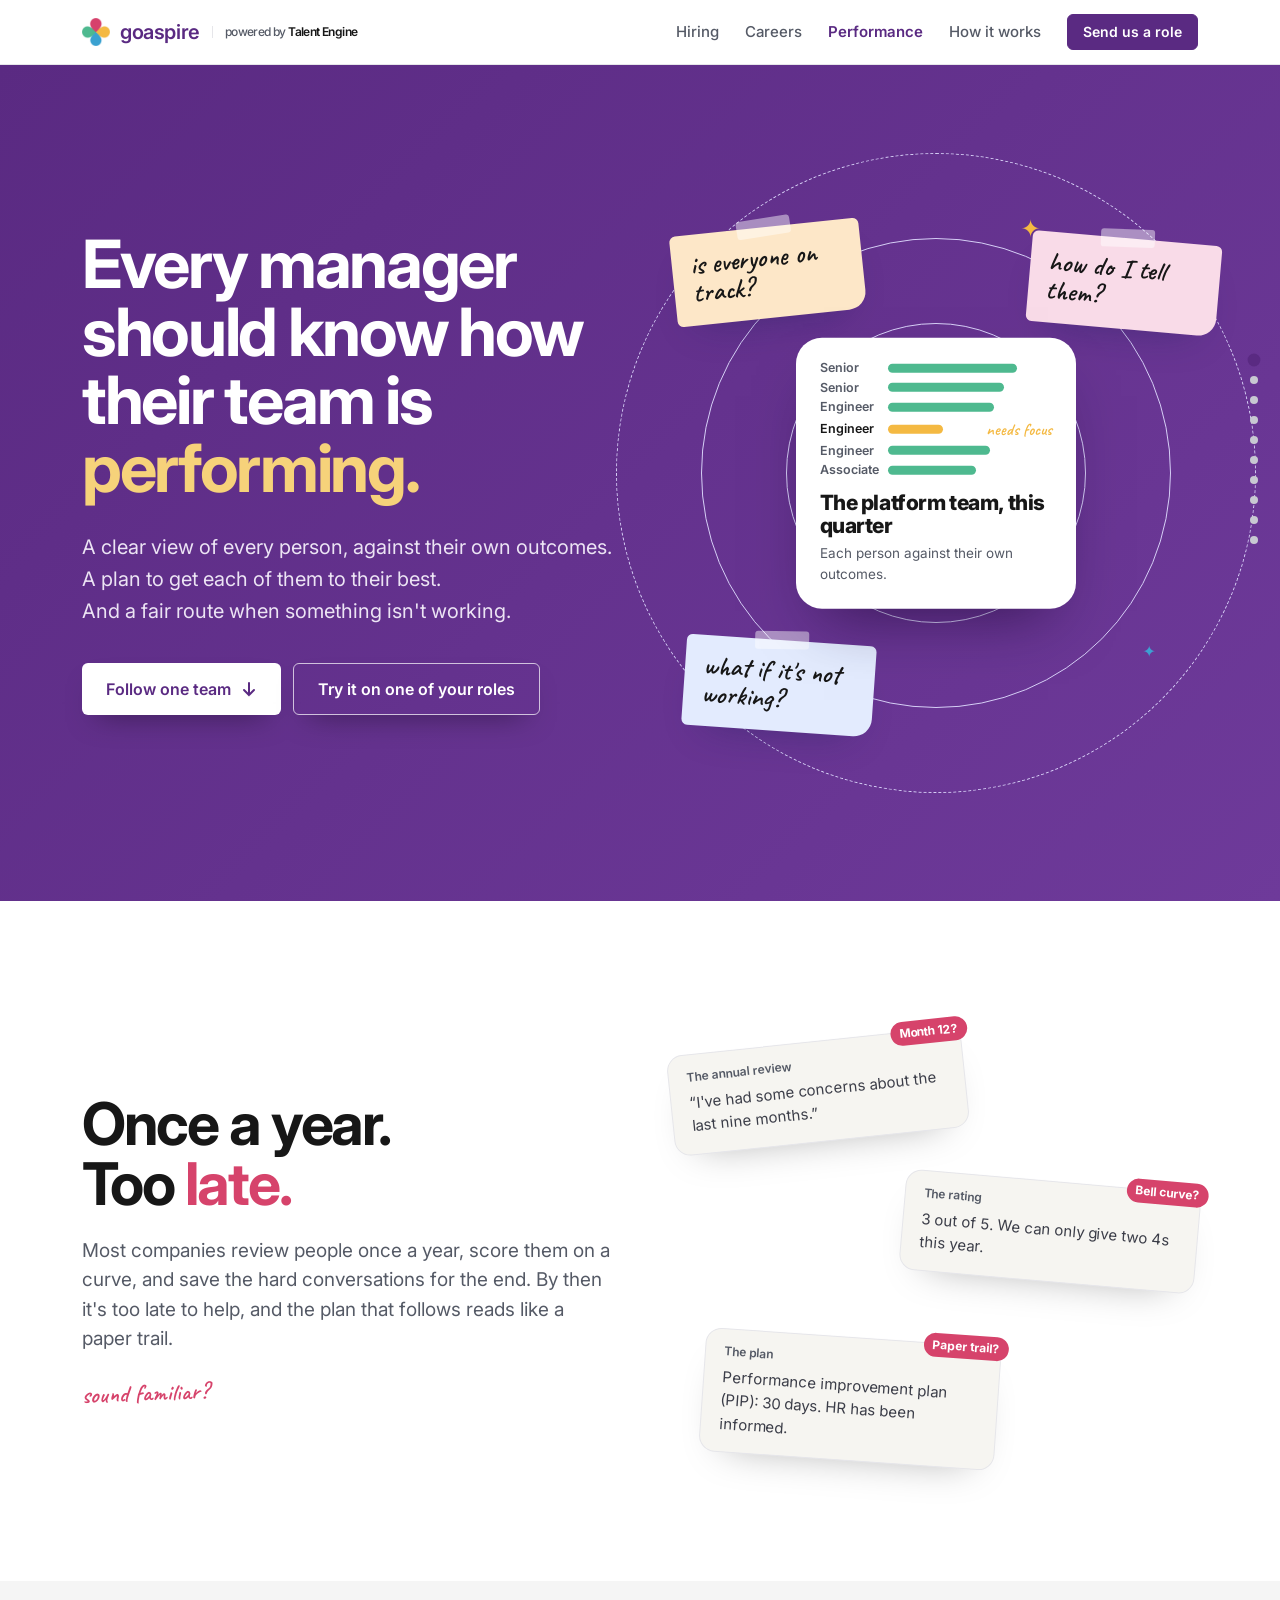
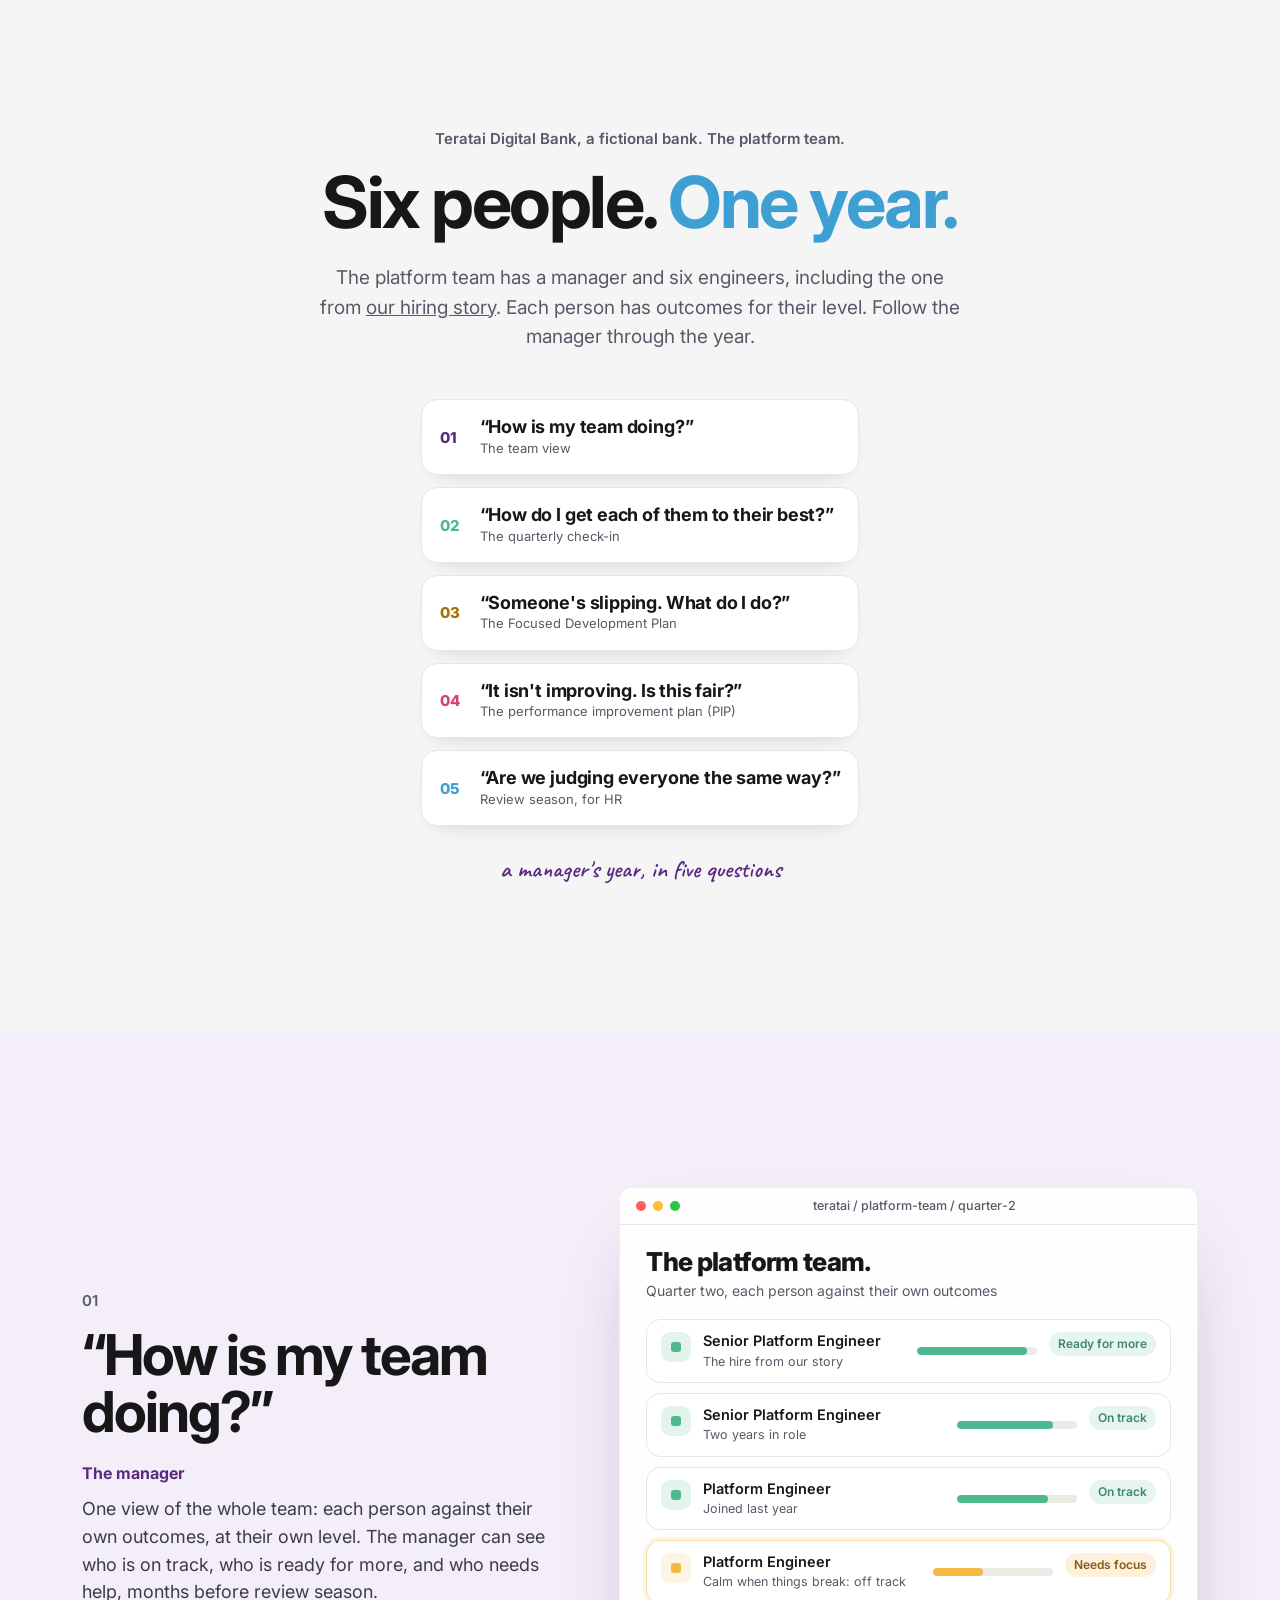
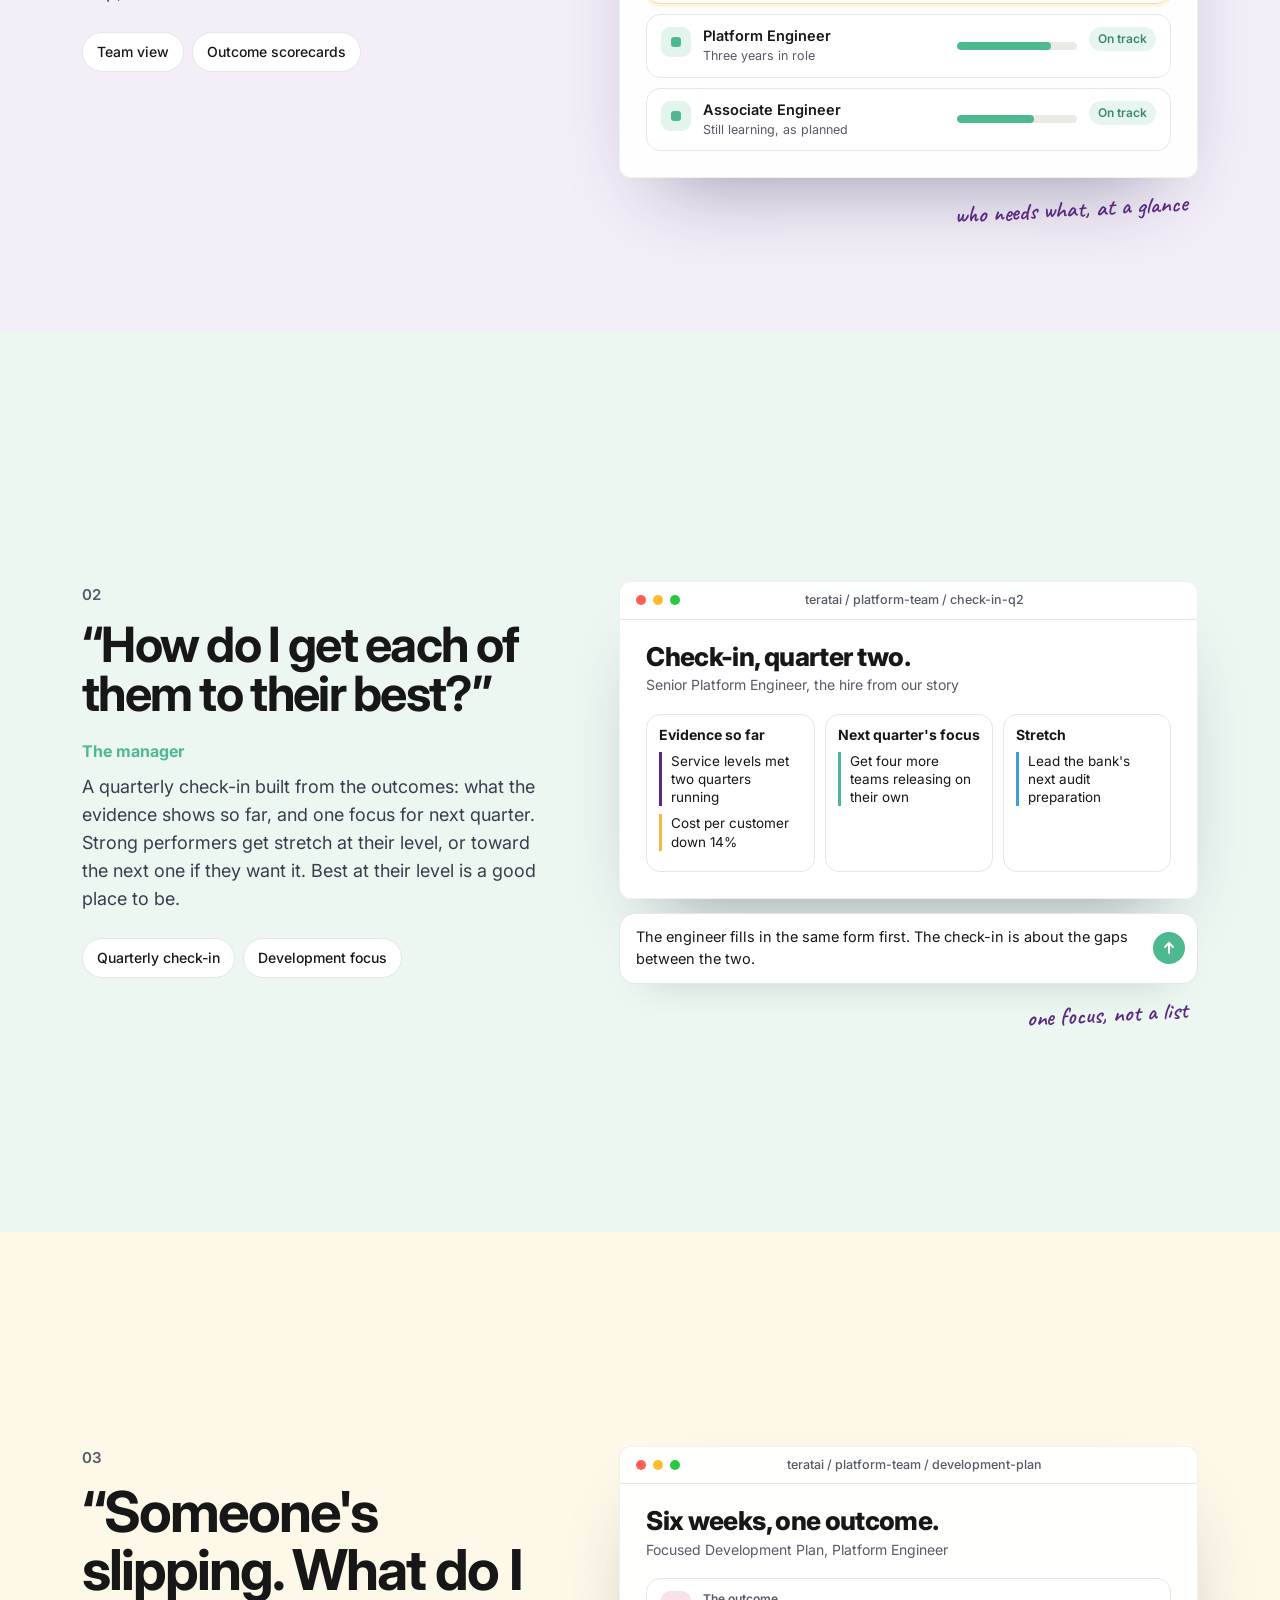
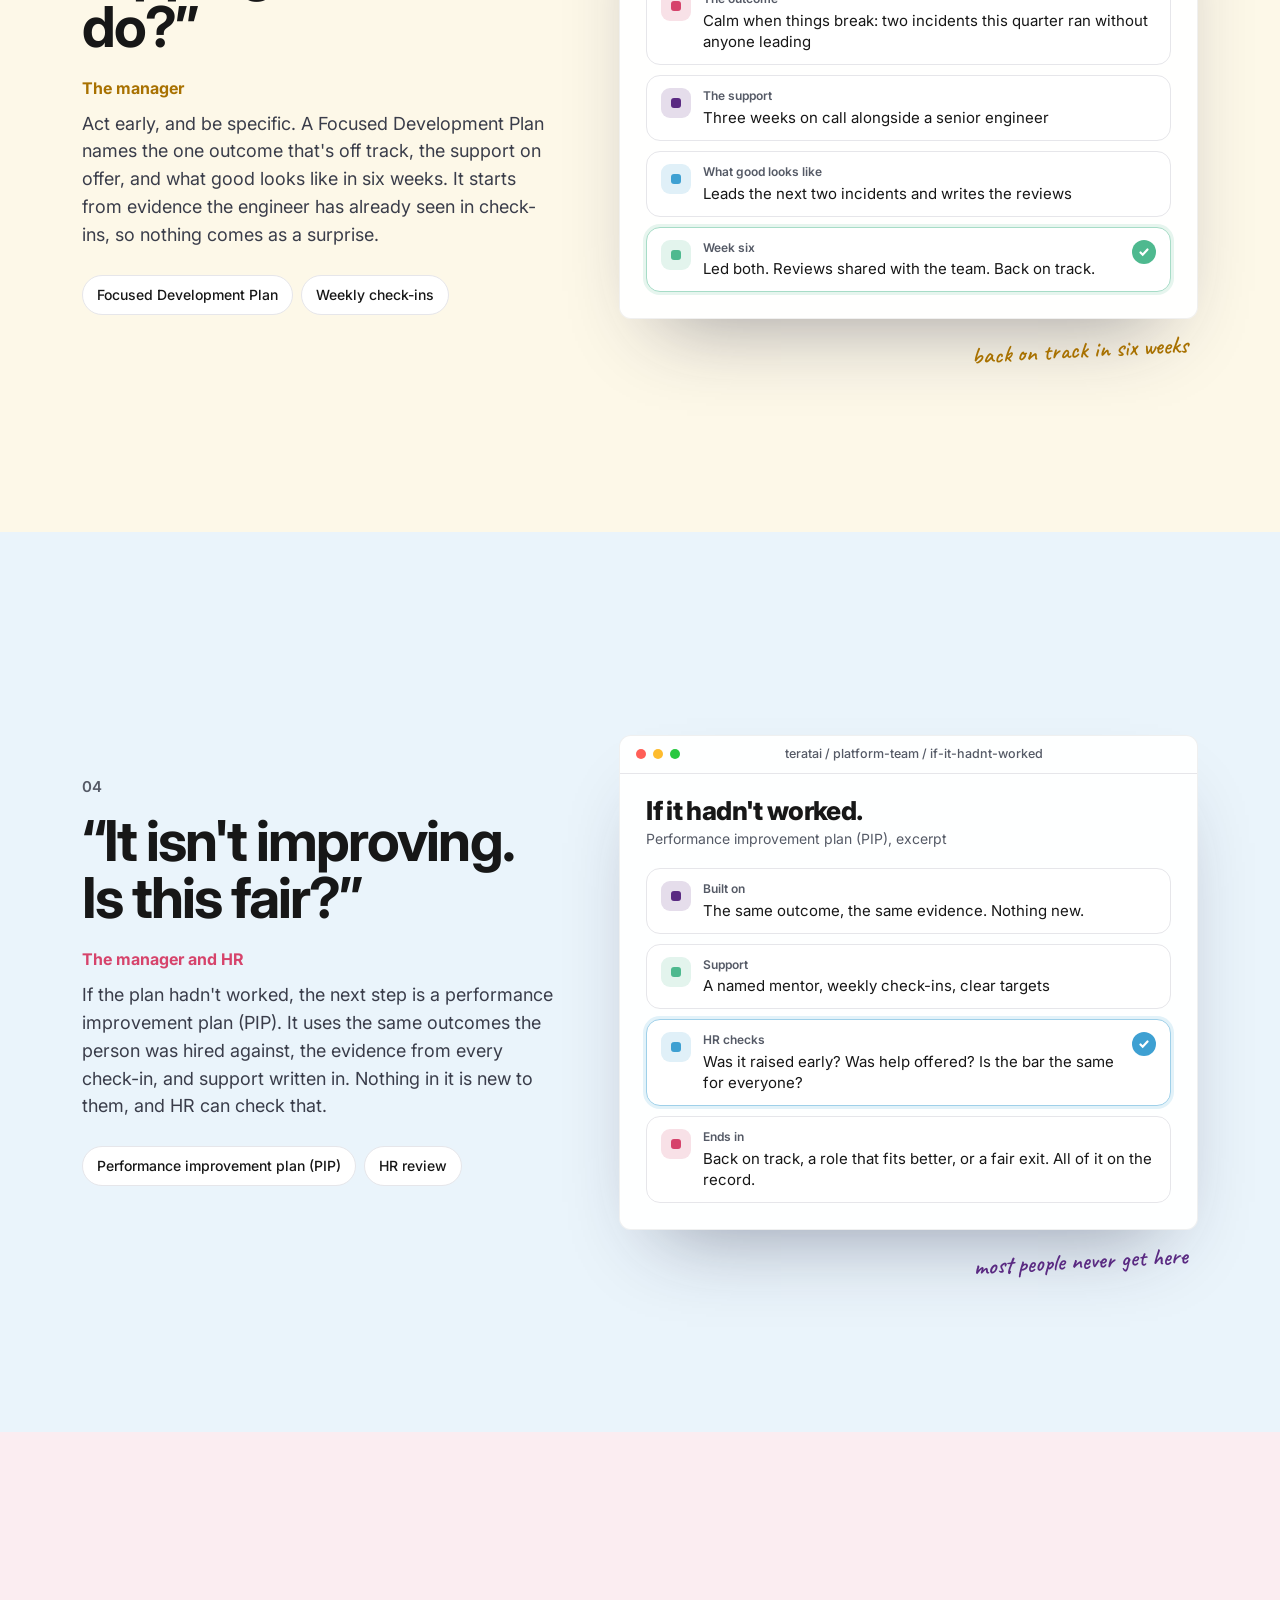
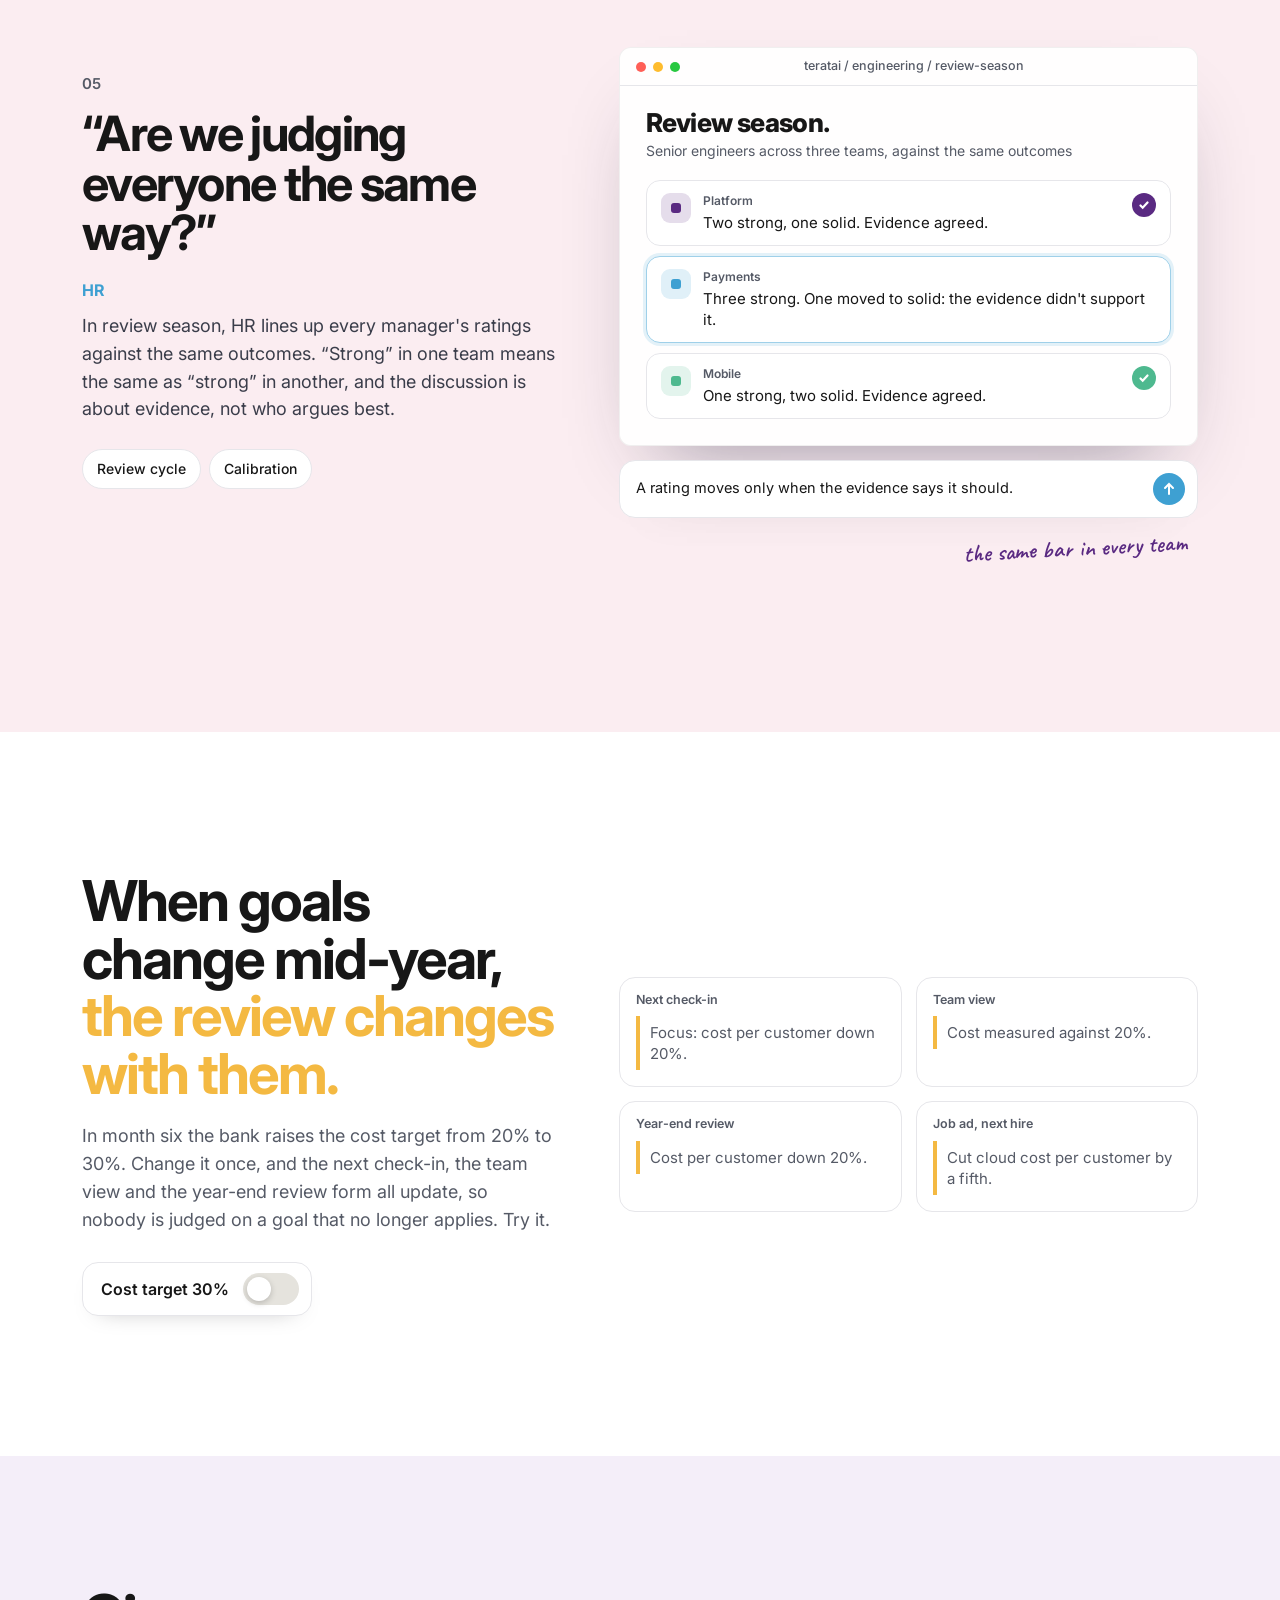
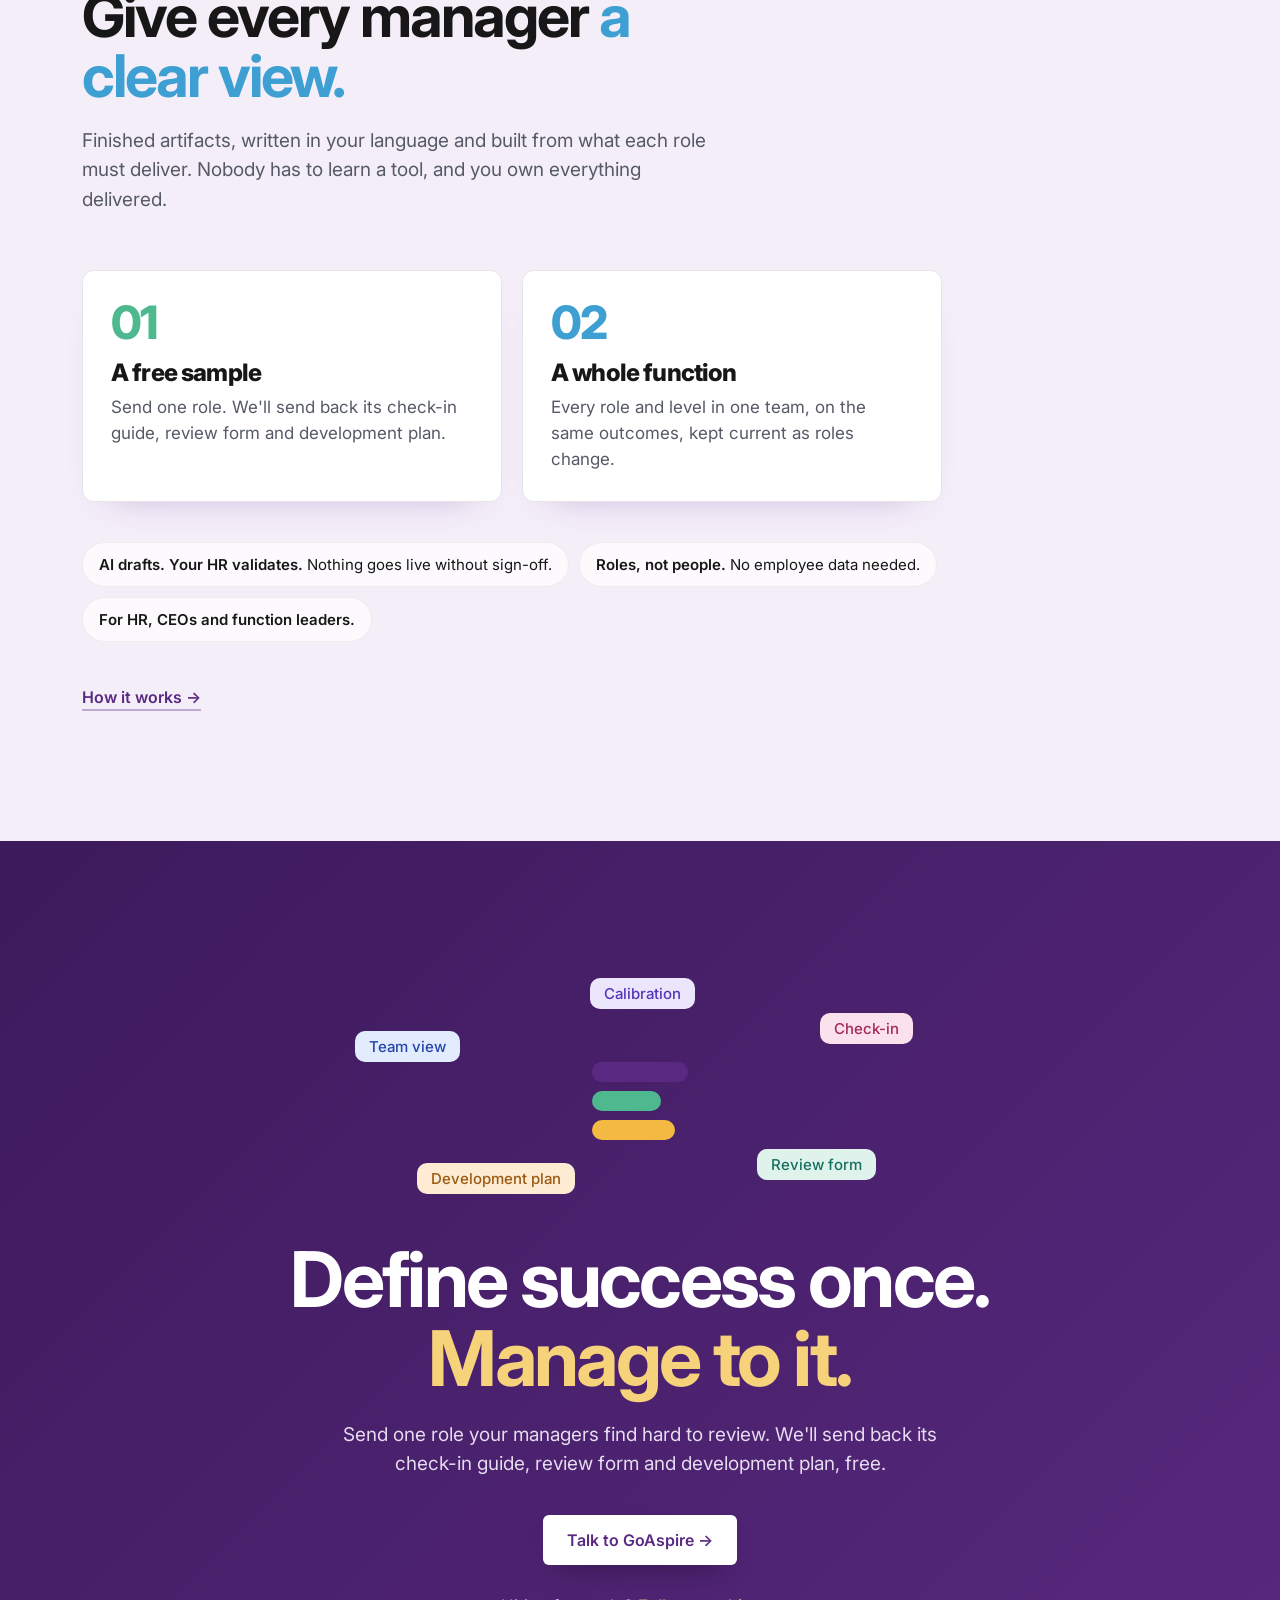
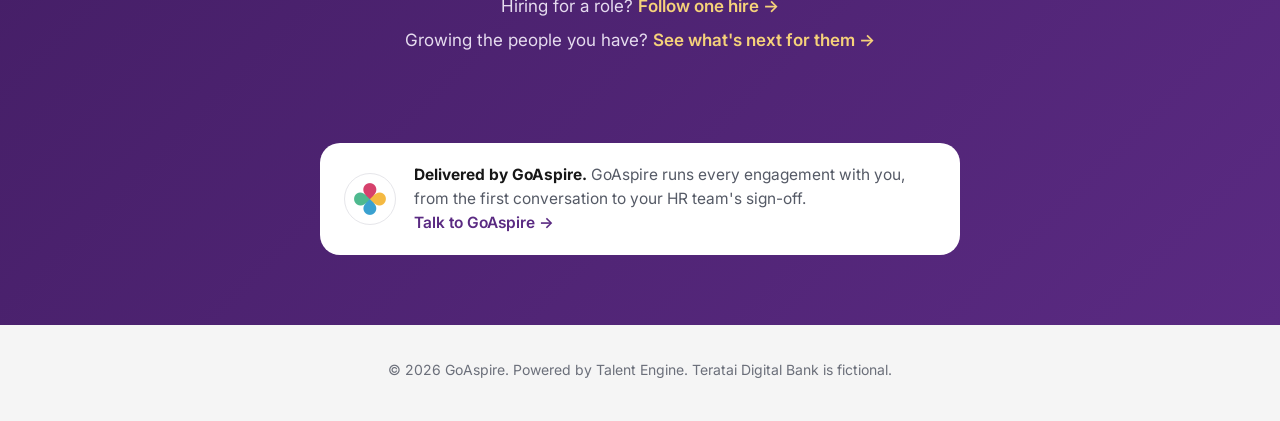
<file: performance.html>
<!doctype html>
<html lang="en">
<head>
<meta charset="utf-8">
<meta name="viewport" content="width=device-width, initial-scale=1">
<title>GoAspire · Talent Engine — Performance</title>
<meta name="description" content="Every manager should know how their team is performing. Talent Engine gives managers a clear view of every person, a plan for each of them, and a fair route when something isn't working.">
<meta property="og:title" content="GoAspire — every manager should know how their team is performing">
<meta property="og:description" content="Check-ins, development plans and reviews built from the same outcomes you hired against. No surprises in month twelve.">
<meta property="og:url" content="https://goaspire.talent-engine.app/performance">
<meta property="og:image" content="https://goaspire.talent-engine.app/goaspire-og-sm.png">
<meta property="og:image:width" content="200">
<meta property="og:image:height" content="200">
<meta property="og:site_name" content="GoAspire">
<meta property="og:type" content="website">
<link rel="icon" href="goaspire-mark.png">
<link rel="apple-touch-icon" href="goaspire-mark.png">
<link rel="preconnect" href="https://fonts.googleapis.com">
<link rel="preconnect" href="https://fonts.gstatic.com" crossorigin>
<link href="https://fonts.googleapis.com/css2?family=Inter+Tight:wght@700;800&family=Inter:wght@400;500;600&family=Caveat:wght@500;600&display=swap" rel="stylesheet">
<link href="https://fonts.googleapis.com/css2?family=Inter:wght@400;500;600;700;800&display=swap" rel="stylesheet">
<link rel="stylesheet" href="site.css">
<style>
/* performance page only */
.hero.pf{background:var(--p5)}
.hero.pf .ring{border-color:#d6cff6}
.hero.pf .core{width:280px}
.hero.pf h1{font-size:clamp(42px,5.2vw,76px)}
.team .row .t{min-width:0}
.tv{list-style:none;margin:0 0 14px;padding:0;display:grid;gap:7px}
.tv li{display:flex;align-items:center;gap:10px;font:600 12.5px/1 var(--sans);color:var(--soft)}
.tv li span{width:58px;flex:none}
.tv li i{height:9px;border-radius:5px;background:var(--c2);flex:none}
.tv li.warn i{background:var(--c4)}
.tv li.warn{color:var(--ink)}
.tv em{font:600 17px/1 var(--hand);font-style:normal;color:var(--c4);margin-left:auto;white-space:nowrap}
.team .row .t{display:flex;align-items:center;gap:12px}
.team .row .t .who2{flex:1}
.team .row .t .who2 b{display:block;font:600 14.5px/1.25 var(--sans)}
.team .row .t .who2 span{display:block;color:var(--soft);font-size:12.5px;margin-top:2px}
.team .bar2{width:120px;margin:0;flex:none}
.team .row.warn{--k:var(--c4)}
.step.in .team .row:nth-child(6){transition-delay:1.1s}
.plan .row .t small{color:var(--soft)}
.cal .row .t small{color:var(--soft)}
.cal .row .t s{color:var(--soft)}
@media (max-width:560px){
  .team .bar2{display:none}
  .team .status{font-size:11px;padding:5px 7px}
}
</style>
<link rel="stylesheet" href="goaspire.css">
<meta name="robots" content="noindex">
</head>
<body>

<header class="bar">
  <div class="wrap">
    <a class="logo kt ch-goaspire" href="index.html"><img class="wm" src="goaspire-mark.png" alt="" height="28"><span class="ga-word">goaspire</span><span class="pw">powered by <b>Talent Engine</b></span></a>
    <nav><a href="index.html">Hiring</a><a href="careers.html">Careers</a><a href="performance.html" aria-current="page" class="here">Performance</a><a href="how-it-works.html">How it works</a><a class="pill-btn" href="https://www.goaspire.ai/company/contact">Send us a role</a></nav>
  </div>
</header>

<ul class="rail" id="rail" aria-label="Sections">
  <li><a href="#top"><span>Start</span></a></li>
  <li><a href="#problem"><span>The problem</span></a></li>
  <li><a href="#question"><span>The team</span></a></li>
  <li class="k1"><a href="#p1"><span>01 Team view</span></a></li>
  <li class="k2"><a href="#p2"><span>02 Check-in</span></a></li>
  <li class="k4"><a href="#p3"><span>03 Development plan</span></a></li>
  <li class="k5"><a href="#p4"><span>04 If it hadn't worked</span></a></li>
  <li class="k3"><a href="#p5"><span>05 Review season</span></a></li>
  <li class="k4"><a href="#change"><span>Goals change</span></a></li>
  <li><a href="#start"><span>How to start</span></a></li>
</ul>

<main>
<section class="hero pf" id="top">
  <div class="wrap">
    <div>
      <h1>Every manager should know how their team is <span style="color:var(--c3)">performing.</span></h1>
      <p class="lines">A clear view of every person, against their own outcomes. <br>A plan to get each of them to their best. <br>And a fair route when something isn't working.</p>
      <div class="ctas">
        <a class="btn" href="#question">Follow one team <svg width="16" height="16" viewBox="0 0 16 16" fill="none" stroke="currentColor" stroke-width="2" stroke-linecap="round"><path d="M8 2v12M3 9l5 5 5-5"/></svg></a>
        <a class="btn ghost" href="#start">Try it on one of your roles</a>
      </div>
    </div>
    <div class="stage" aria-hidden="true">
      <div class="ring r3"></div><div class="ring r2"></div><div class="ring r1"></div>
      <div class="qn q1">is everyone on track?</div>
      <div class="qn q2">how do I tell them?</div>
      <div class="qn q3">what if it's not working?</div>
      <div class="core">
        <ul class="tv">
          <li><span>Senior</span><i style="width:56%"></i></li>
          <li><span>Senior</span><i style="width:50%"></i></li>
          <li><span>Engineer</span><i style="width:46%"></i></li>
          <li class="warn"><span>Engineer</span><i style="width:24%"></i><em>needs focus</em></li>
          <li><span>Engineer</span><i style="width:44%"></i></li>
          <li><span>Associate</span><i style="width:38%"></i></li>
        </ul>
        <b>The platform team, this quarter</b>
        <small>Each person against their own outcomes.</small>
      </div>
      <span class="spark" style="right:30%;top:3%">✦</span><span class="spark" style="right:8%;bottom:16%;color:var(--c3);font-size:16px">✦</span>
    </div>
  </div>
</section>

<section class="problem" id="problem">
  <div class="wrap">
    <div>
      <h2>Once a year.<br>Too <span style="color:var(--c5)">late.</span></h2>
      <p class="lead">Most companies review people once a year, score them on a curve, and save the hard conversations for the end. By then it's too late to help, and the plan that follows reads like a paper trail.</p>
      <span class="note">sound familiar?</span>
    </div>
    <div class="mess reveal" aria-hidden="true">
      <div class="scrap s1"><span class="q">Month 12?</span><b>The annual review</b><p>“I've had some concerns about the last nine months.”</p></div>
      <div class="scrap s2"><span class="q">Bell curve?</span><b>The rating</b><p>3 out of 5. We can only give two 4s this year.</p></div>
      <div class="scrap s3"><span class="q">Paper trail?</span><b>The plan</b><p>Performance improvement plan (PIP): 30 days. HR has been informed.</p></div>
    </div>
  </div>
</section>

<section class="question" id="question">
  <div class="wrap">
    <p class="eyebrow">Teratai Digital Bank, a fictional bank. The platform team.</p>
    <h2>Six people. <span style="color:var(--c3)">One year.</span></h2>
    <p>The platform team has a manager and six engineers, including the one from <a href="index.html#journey">our hiring story</a>. Each person has outcomes for their level. Follow the manager through the year.</p>
    <ol class="qs reveal outs">
      <li class="out k1"><span class="n">01</span><span><b>“How is my team doing?”</b><small>The team view</small></span></li>
      <li class="out k2"><span class="n">02</span><span><b>“How do I get each of them to their best?”</b><small>The quarterly check-in</small></span></li>
      <li class="out k4"><span class="n">03</span><span><b>“Someone's slipping. What do I do?”</b><small>The Focused Development Plan</small></span></li>
      <li class="out k5"><span class="n">04</span><span><b>“It isn't improving. Is this fair?”</b><small>The performance improvement plan (PIP)</small></span></li>
      <li class="out k3"><span class="n">05</span><span><b>“Are we judging everyone the same way?”</b><small>Review season, for HR</small></span></li>
    </ol>
    <span class="note">a manager's year, in five questions</span>
  </div>
</section>

<div id="journey">

<section class="step k1" id="p1" style="--pb:var(--p1)">
  <div class="wrap">
    <div>
      <div class="num">01</div>
      <h2>“How is my team doing?”</h2>
      <span class="who">The manager</span>
      <p class="copy">One view of the whole team: each person against their own outcomes, at their own level. The manager can see who is on track, who is ready for more, and who needs help, months before review season.</p>
      <ul class="tags"><li>Team view</li><li>Outcome scorecards</li></ul>
    </div>
    <div class="mockcol">
      <div class="win">
        <div class="chrome"><i></i><i></i><i></i><span>teratai / platform-team / quarter-2</span></div>
        <div class="body">
          <h3>The platform team.</h3>
          <p class="sub">Quarter two, each person against their own outcomes</p>
          <ul class="rows team">
            <li class="row k2"><span class="tag"></span><span class="t"><span class="who2"><b>Senior Platform Engineer</b><span>The hire from our story</span></span><div class="bar2"><i style="--w:92%"></i></div></span><span class="status">Ready for more</span></li>
            <li class="row k2"><span class="tag"></span><span class="t"><span class="who2"><b>Senior Platform Engineer</b><span>Two years in role</span></span><div class="bar2"><i style="--w:80%"></i></div></span><span class="status">On track</span></li>
            <li class="row k2"><span class="tag"></span><span class="t"><span class="who2"><b>Platform Engineer</b><span>Joined last year</span></span><div class="bar2"><i style="--w:76%"></i></div></span><span class="status">On track</span></li>
            <li class="row warn sel"><span class="tag"></span><span class="t"><span class="who2"><b>Platform Engineer</b><span>Calm when things break: off track</span></span><div class="bar2"><i style="--w:42%"></i></div></span><span class="status close">Needs focus</span></li>
            <li class="row k2"><span class="tag"></span><span class="t"><span class="who2"><b>Platform Engineer</b><span>Three years in role</span></span><div class="bar2"><i style="--w:78%"></i></div></span><span class="status">On track</span></li>
            <li class="row k2"><span class="tag"></span><span class="t"><span class="who2"><b>Associate Engineer</b><span>Still learning, as planned</span></span><div class="bar2"><i style="--w:64%"></i></div></span><span class="status">On track</span></li>
          </ul>
        </div>
      </div>
      <span class="note">who needs what, at a glance</span>
    </div>
  </div>
</section>

<section class="step k2" id="p2" style="--pb:var(--p2)">
  <div class="wrap">
    <div>
      <div class="num">02</div>
      <h2 class="long">“How do I get each of them to their best?”</h2>
      <span class="who">The manager</span>
      <p class="copy">A quarterly check-in built from the outcomes: what the evidence shows so far, and one focus for next quarter. Strong performers get stretch at their level, or toward the next one if they want it. Best at their level is a good place to be.</p>
      <ul class="tags"><li>Quarterly check-in</li><li>Development focus</li></ul>
    </div>
    <div class="mockcol">
      <div class="win">
        <div class="chrome"><i></i><i></i><i></i><span>teratai / platform-team / check-in-q2</span></div>
        <div class="body">
          <h3>Check-in, quarter two.</h3>
          <p class="sub">Senior Platform Engineer, the hire from our story</p>
          <div class="cols">
            <div class="col"><b>Evidence so far</b><p class="k1">Service levels met two quarters running</p><p class="k4">Cost per customer down 14%</p></div>
            <div class="col"><b>Next quarter's focus</b><p class="k2">Get four more teams releasing on their own</p></div>
            <div class="col"><b>Stretch</b><p class="k3">Lead the bank's next audit preparation</p></div>
          </div>
        </div>
      </div>
      <div class="prompt k2"><span>The engineer fills in the same form first. The check-in is about the gaps between the two.</span><span class="send"><svg width="14" height="14" viewBox="0 0 14 14" fill="none" stroke="#fff" stroke-width="2" stroke-linecap="round"><path d="M7 12V2M3 6l4-4 4 4"/></svg></span></div>
      <span class="note">one focus, not a list</span>
    </div>
  </div>
</section>

<section class="step k4" id="p3" style="--pb:var(--p4)">
  <div class="wrap">
    <div>
      <div class="num">03</div>
      <h2>“Someone's slipping. What do I do?”</h2>
      <span class="who">The manager</span>
      <p class="copy">Act early, and be specific. A Focused Development Plan names the one outcome that's off track, the support on offer, and what good looks like in six weeks. It starts from evidence the engineer has already seen in check-ins, so nothing comes as a surprise.</p>
      <ul class="tags"><li>Focused Development Plan</li><li>Weekly check-ins</li></ul>
    </div>
    <div class="mockcol">
      <div class="win">
        <div class="chrome"><i></i><i></i><i></i><span>teratai / platform-team / development-plan</span></div>
        <div class="body">
          <h3>Six weeks, one outcome.</h3>
          <p class="sub">Focused Development Plan, Platform Engineer</p>
          <ul class="rows plan">
            <li class="row k5"><span class="tag"></span><span class="t"><small>The outcome</small>Calm when things break: two incidents this quarter ran without anyone leading</span></li>
            <li class="row k1"><span class="tag"></span><span class="t"><small>The support</small>Three weeks on call alongside a senior engineer</span></li>
            <li class="row k3"><span class="tag"></span><span class="t"><small>What good looks like</small>Leads the next two incidents and writes the reviews</span></li>
            <li class="row k2 sel"><span class="tag"></span><span class="t"><small>Week six</small>Led both. Reviews shared with the team. Back on track.</span><span class="ok"><svg width="12" height="12" viewBox="0 0 12 12" fill="none" stroke="#fff" stroke-width="2.2" stroke-linecap="round"><path d="M2.5 6.5l2.2 2.2L9.5 3.5"/></svg></span></li>
          </ul>
        </div>
      </div>
      <span class="note">back on track in six weeks</span>
    </div>
  </div>
</section>

<section class="step k5" id="p4" style="--pb:var(--p3)">
  <div class="wrap">
    <div>
      <div class="num">04</div>
      <h2>“It isn't improving. Is this fair?”</h2>
      <span class="who">The manager and HR</span>
      <p class="copy">If the plan hadn't worked, the next step is a performance improvement plan (PIP). It uses the same outcomes the person was hired against, the evidence from every check-in, and support written in. Nothing in it is new to them, and HR can check that.</p>
      <ul class="tags"><li>Performance improvement plan (PIP)</li><li>HR review</li></ul>
    </div>
    <div class="mockcol">
      <div class="win">
        <div class="chrome"><i></i><i></i><i></i><span>teratai / platform-team / if-it-hadnt-worked</span></div>
        <div class="body">
          <h3>If it hadn't worked.</h3>
          <p class="sub">Performance improvement plan (PIP), excerpt</p>
          <ul class="rows plan">
            <li class="row k1"><span class="tag"></span><span class="t"><small>Built on</small>The same outcome, the same evidence. Nothing new.</span></li>
            <li class="row k2"><span class="tag"></span><span class="t"><small>Support</small>A named mentor, weekly check-ins, clear targets</span></li>
            <li class="row k3 sel"><span class="tag"></span><span class="t"><small>HR checks</small>Was it raised early? Was help offered? Is the bar the same for everyone?</span><span class="ok"><svg width="12" height="12" viewBox="0 0 12 12" fill="none" stroke="#fff" stroke-width="2.2" stroke-linecap="round"><path d="M2.5 6.5l2.2 2.2L9.5 3.5"/></svg></span></li>
            <li class="row k5"><span class="tag"></span><span class="t"><small>Ends in</small>Back on track, a role that fits better, or a fair exit. All of it on the record.</span></li>
          </ul>
        </div>
      </div>
      <span class="note">most people never get here</span>
    </div>
  </div>
</section>

<section class="step k3" id="p5" style="--pb:var(--p5)">
  <div class="wrap">
    <div>
      <div class="num">05</div>
      <h2 class="long">“Are we judging everyone the same way?”</h2>
      <span class="who">HR</span>
      <p class="copy">In review season, HR lines up every manager's ratings against the same outcomes. “Strong” in one team means the same as “strong” in another, and the discussion is about evidence, not who argues best.</p>
      <ul class="tags"><li>Review cycle</li><li>Calibration</li></ul>
    </div>
    <div class="mockcol">
      <div class="win">
        <div class="chrome"><i></i><i></i><i></i><span>teratai / engineering / review-season</span></div>
        <div class="body">
          <h3>Review season.</h3>
          <p class="sub">Senior engineers across three teams, against the same outcomes</p>
          <ul class="rows cal">
            <li class="row k1"><span class="tag"></span><span class="t"><small>Platform</small>Two strong, one solid. Evidence agreed.</span><span class="ok"><svg width="12" height="12" viewBox="0 0 12 12" fill="none" stroke="#fff" stroke-width="2.2" stroke-linecap="round"><path d="M2.5 6.5l2.2 2.2L9.5 3.5"/></svg></span></li>
            <li class="row k3 sel"><span class="tag"></span><span class="t"><small>Payments</small>Three strong. One moved to solid: the evidence didn't support it.</span></li>
            <li class="row k2"><span class="tag"></span><span class="t"><small>Mobile</small>One strong, two solid. Evidence agreed.</span><span class="ok"><svg width="12" height="12" viewBox="0 0 12 12" fill="none" stroke="#fff" stroke-width="2.2" stroke-linecap="round"><path d="M2.5 6.5l2.2 2.2L9.5 3.5"/></svg></span></li>
          </ul>
        </div>
      </div>
      <div class="prompt k3"><span>A rating moves only when the evidence says it should.</span><span class="send"><svg width="14" height="14" viewBox="0 0 14 14" fill="none" stroke="#fff" stroke-width="2" stroke-linecap="round"><path d="M7 12V2M3 6l4-4 4 4"/></svg></span></div>
      <span class="note">the same bar in every team</span>
    </div>
  </div>
</section>
</div>

<section class="change" id="change">
  <div class="wrap">
    <div>
      <h2>When goals change mid-year, <span style="color:var(--c4)">the review changes with them.</span></h2>
      <p>In month six the bank raises the cost target from 20% to 30%. Change it once, and the next check-in, the team view and the year-end review form all update, so nobody is judged on a goal that no longer applies. Try it.</p>
      <button class="switch" type="button" id="switch" aria-pressed="false">Cost target 30% <span class="knob"></span></button>
    </div>
    <div class="minis" aria-live="polite">
      <div class="mini"><b>Next check-in</b><p>Focus: cost per customer down <span class="was">20%</span><span class="alt">30%</span>.</p></div>
      <div class="mini"><b>Team view</b><p>Cost measured against <span class="was">20%</span><span class="alt">30% from month six</span>.</p></div>
      <div class="mini"><b>Year-end review</b><p><span class="was">Cost per customer down 20%.</span><span class="alt">Down 20% to month six, 30% after.</span></p></div>
      <div class="mini"><b>Job ad, next hire</b><p>Cut cloud cost per customer by <span class="was">a fifth</span><span class="alt">a third</span>.</p></div>
    </div>
  </div>
</section>

<section class="offer" id="start">
  <div class="wrap">
    <h2>Give every manager <span style="color:var(--c3)">a clear view.</span></h2>
    <p class="lead">Finished artifacts, written in your language and built from what each role must deliver. Nobody has to learn a tool, and you own everything delivered.</p>
    <ol class="steps3 steps2">
      <li class="k2"><div class="n">01</div><h3>A free sample</h3><p>Send one role. We'll send back its check-in guide, review form and development plan.</p></li>
      <li class="k3"><div class="n">02</div><h3>A whole function</h3><p>Every role and level in one team, on the same outcomes, kept current as roles change.</p></li>
    </ol>
    <ul class="promise">
      <li><b>AI drafts. Your HR validates.</b> Nothing goes live without sign-off.</li>
      <li><b>Roles, not people.</b> No employee data needed.</li>
      <li><b>For HR, CEOs and function leaders.</b></li>
    </ul>
    <a class="more k1" href="how-it-works.html">How it works →</a>
  </div>
</section>

<section class="close">
  <div class="wrap">
    <div class="cloud" aria-hidden="true">
      <span class="chipf f1">Team view</span><span class="chipf f2">Check-in</span><span class="chipf f3">Development plan</span><span class="chipf f4">Review form</span><span class="chipf f5">Calibration</span>
      <div class="logo-big"><i class="k1" style="width:100%"></i><i class="k2" style="width:72%"></i><i class="k4" style="width:86%"></i></div>
    </div>
    <h2>Define success once.<br><span style="color:var(--c3)">Manage to it.</span></h2>
    <p>Send one role your managers find hard to review. We'll send back its check-in guide, review form and development plan, free.</p>
    <div class="ctas"><a class="btn" href="https://www.goaspire.ai/company/contact">Talk to GoAspire →</a></div>
    <p class="cross">Hiring for a role? <a href="index.html#journey">Follow one hire →</a></p>
    <p class="cross" style="margin-top:8px!important">Growing the people you have? <a href="careers.html">See what's next for them →</a></p>
    <div class="byline kt-close"><span class="av" aria-hidden="true"><img src="goaspire-mark.png" alt=""></span><p><b>Delivered by GoAspire.</b> GoAspire runs every engagement with you, from the first conversation to your HR team's sign-off. <a href="https://www.goaspire.ai/company/contact">Talk to GoAspire →</a></p></div>
  </div>
</section>
</main>
<footer>© 2026 GoAspire. Powered by Talent Engine. Teratai Digital Bank is fictional.</footer>
<script src="site.js"></script>
</body>
</html>
</file>
<file: site.css>
:root{
  --bg:#fbfaf7; --ink:#141414; --soft:#5b5e6b; --line:#e7e5df; --white:#fff;
  --blue:#2457e6;
  --c1:#2457e6; --c2:#12a594; --c3:#7c4dff; --c4:#f39a1e; --c5:#ef476f;
  --p1:#e8eefe; --p2:#e3f4ef; --p3:#f6e6f1; --p4:#fdf0dc; --p5:#ece8fd; --p6:#eaf3e4;
  --display:"Inter Tight",system-ui,sans-serif;
  --sans:"Inter",system-ui,-apple-system,"Segoe UI",sans-serif;
  --hand:"Caveat",cursive;
  --ease:cubic-bezier(.2,.8,.2,1);
}
*{box-sizing:border-box}
html{-webkit-text-size-adjust:100%;scroll-behavior:smooth}
body{margin:0;background:var(--bg);color:var(--ink);font:400 17px/1.55 var(--sans)}
a{color:inherit}
:focus-visible{outline:3px solid var(--blue);outline-offset:3px;border-radius:6px}
.wrap{max-width:1180px;margin:0 auto;padding:0 32px}
h1,h2,h3{font-family:var(--display);margin:0;letter-spacing:-.03em;line-height:1.02}
.k1{--k:var(--c1)}.k2{--k:var(--c2)}.k3{--k:var(--c3)}.k4{--k:var(--c4)}.k5{--k:var(--c5)}
.blue{color:var(--blue)}

.bar{position:sticky;top:0;z-index:20;background:color-mix(in srgb,var(--bg) 86%,transparent);backdrop-filter:blur(10px);-webkit-backdrop-filter:blur(10px);border-bottom:1px solid var(--line)}
.bar .wrap{display:flex;align-items:center;justify-content:space-between;height:64px}
.logo{display:flex;align-items:center;gap:10px;font:800 20px/1 var(--display);letter-spacing:-.03em;text-decoration:none}
.logo svg{width:28px;height:28px}
.bar nav{display:flex;gap:26px;align-items:center;font-size:15px;font-weight:500}
.bar nav a{text-decoration:none;color:var(--soft)}
.bar nav a:hover{color:var(--ink)}
.pill-btn{display:inline-flex;align-items:center;gap:8px;border:1px solid var(--line);background:#fff;border-radius:10px;padding:9px 14px;font:600 14px/1 var(--sans);color:var(--ink)!important;text-decoration:none;box-shadow:0 1px 2px rgba(0,0,0,.04)}
.btn{display:inline-flex;align-items:center;gap:10px;background:var(--blue);color:#fff;text-decoration:none;font:600 17px/1 var(--sans);padding:18px 26px;border-radius:14px;box-shadow:0 10px 24px -10px rgba(36,87,230,.6);border:0;cursor:pointer}
.btn.ghost{background:#fff;color:var(--ink);box-shadow:0 1px 2px rgba(0,0,0,.06);border:1px solid var(--line)}

.hero{background:var(--p1);position:relative;overflow:hidden}
.hero .wrap{display:grid;grid-template-columns:1.05fr 1fr;gap:40px;align-items:center;min-height:calc(100vh - 64px);padding-top:40px;padding-bottom:60px}
.hero h1{font-size:clamp(46px,6.4vw,92px);font-weight:800}
.hero .lines{font-size:20px;color:#3a3d4a;margin:28px 0 36px;line-height:1.6}
.hero .ctas{display:flex;gap:12px;flex-wrap:wrap}
.stage{position:relative;height:560px}
.ring{position:absolute;left:50%;top:50%;border:1.5px solid #c9d4f6;border-radius:50%;transform:translate(-50%,-50%)}
.ring.r1{width:300px;height:300px}.ring.r2{width:470px;height:470px}.ring.r3{width:640px;height:640px;border-style:dashed}
.tile{position:absolute;background:#fff;border-radius:22px;box-shadow:0 24px 50px -24px rgba(20,30,80,.35);padding:18px 18px 16px;animation:float 6s ease-in-out infinite}
.tile .ic{width:30px;height:30px;border-radius:9px;display:grid;place-items:center;margin-bottom:12px;color:#fff;font:700 15px/1 var(--display)}
.tile b{display:block;font:700 16px/1.2 var(--display);letter-spacing:-.01em}
.tile small{display:block;color:var(--soft);font-size:12.5px;margin-top:3px}
.tile i{display:block;height:7px;border-radius:4px;margin-top:8px;background:var(--k)}
.t1{left:2%;top:10%;width:200px;background:#fde7c8;transform:rotate(-7deg);--r:-7deg}
.t2{right:-6%;top:12%;width:190px;transform:rotate(6deg);--r:6deg;animation-delay:-2s}
.t3{left:6%;bottom:6%;width:180px;background:#f9dbe8;transform:rotate(5deg);--r:5deg;animation-delay:-4s}
.t4{right:6%;bottom:2%;width:190px;background:#d9f1e8;transform:rotate(-5deg);--r:-5deg;animation-delay:-1s}
.core{position:absolute;left:50%;top:50%;width:250px;transform:translate(-50%,-50%);background:#fff;border-radius:26px;padding:24px;box-shadow:0 34px 70px -30px rgba(20,30,80,.5);text-align:left;z-index:2}
.core .mark{display:flex;flex-direction:column;gap:6px;margin-bottom:16px}
.core .mark i{height:10px;border-radius:5px;background:var(--k);transform-origin:0 50%;animation:grow 1s var(--ease) both}
.core .mark i:nth-child(1){width:86%;animation-delay:.3s}.core .mark i:nth-child(2){width:64%;animation-delay:.42s}.core .mark i:nth-child(3){width:76%;animation-delay:.54s}.core .mark i:nth-child(4){width:52%;animation-delay:.66s}.core .mark i:nth-child(5){width:70%;animation-delay:.78s}
.core b{display:block;font:800 21px/1.1 var(--display);letter-spacing:-.02em}
.core small{display:block;color:var(--soft);font-size:13.5px;margin-top:6px}
.note{font:600 24px/1.1 var(--hand);color:#4b5bb5;position:absolute;white-space:nowrap}
.hero .note{left:30%;bottom:-6px;transform:rotate(-3deg)}
.spark{position:absolute;color:var(--c4);font-size:24px}
@keyframes float{0%,100%{transform:translateY(0) rotate(var(--r))}50%{transform:translateY(-12px) rotate(var(--r))}}
@keyframes grow{from{transform:scaleX(0)}to{transform:scaleX(1)}}
.hero h1,.hero .lines,.hero .ctas{animation:rise .9s var(--ease) both}
.hero .lines{animation-delay:.1s}.hero .ctas{animation-delay:.2s}
.stage{animation:rise 1s var(--ease) .15s both}
@keyframes rise{from{opacity:0;transform:translateY(24px)}to{opacity:1;transform:none}}

.rail{position:fixed;right:22px;top:50%;transform:translateY(-50%);z-index:15;display:flex;flex-direction:column;gap:12px;list-style:none;margin:0;padding:0}
.rail a{display:block;width:8px;height:8px;border-radius:50%;background:#c8c9d2;transition:transform .3s var(--ease),background .3s ease}
.rail a.on{background:var(--k,var(--blue));transform:scale(1.6)}
.rail a span{position:absolute;right:20px;top:50%;transform:translateY(-50%);white-space:nowrap;font:600 12px/1 var(--sans);background:var(--ink);color:#fff;padding:6px 8px;border-radius:6px;opacity:0;pointer-events:none;transition:opacity .2s}
.rail li{position:relative}
.rail a:hover span,.rail a:focus-visible span{opacity:1}

.problem{padding:140px 0 120px;background:#fff}
.problem .wrap{display:grid;grid-template-columns:1fr 1fr;gap:60px;align-items:center}
.problem h2{font-size:clamp(38px,4.6vw,64px);font-weight:800}
.problem p.lead{font-size:19px;color:var(--soft);margin:22px 0 0;max-width:28em}
.mess{position:relative;height:420px}
.scrap{position:absolute;width:56%;background:#f6f5f1;border:1px solid var(--line);border-radius:16px;padding:16px 18px;box-shadow:0 18px 40px -26px rgba(0,0,0,.35);transition:transform .9s var(--ease),opacity .6s ease}
.scrap b{display:block;font:600 12px/1 var(--sans);color:var(--soft);margin-bottom:8px}
.scrap p{margin:0;font-size:15px;color:#3b3d48}
.scrap .q{position:absolute;top:-11px;right:-8px;background:var(--c5);color:#fff;font:700 12px/1 var(--sans);padding:6px 9px;border-radius:999px}
.s1{left:0;top:0;transform:rotate(-6deg)}.s2{right:0;top:40px;transform:rotate(5deg)}
.s3{left:4%;bottom:30px;transform:rotate(4deg)}.s4{right:4%;bottom:0;transform:rotate(-4deg)}
.mess:not(.in) .scrap{opacity:0;transform:translateY(40px) rotate(0)}
.mess.in .s2{transition-delay:.12s}.mess.in .s3{transition-delay:.24s}.mess.in .s4{transition-delay:.36s}
.problem .note{position:static;display:inline-block;margin-top:26px;color:var(--c5);transform:rotate(-2deg)}

.question{padding:150px 0;text-align:center;background:var(--bg)}
.question .eyebrow{font:600 15px/1 var(--sans);color:var(--soft);margin:0}
.question h2{font-size:clamp(40px,5.6vw,80px);font-weight:800;max-width:16ch;margin:20px auto 0}
.question p{font-size:19px;color:var(--soft);max-width:34em;margin:24px auto 0}
.outs{display:flex;flex-wrap:wrap;justify-content:center;gap:12px;margin:48px auto 0;max-width:900px;list-style:none;padding:0}
.out{background:#fff;border:1px solid var(--line);border-radius:16px;padding:14px 16px 14px 14px;display:flex;align-items:center;gap:12px;text-align:left;box-shadow:0 10px 24px -18px rgba(0,0,0,.3);opacity:0;transform:translateY(18px) scale(.96);transition:opacity .5s var(--ease),transform .5s var(--ease)}
.out .dot{width:34px;height:34px;border-radius:10px;background:var(--k);flex:none}
.out b{display:block;font:700 16px/1.2 var(--display);letter-spacing:-.01em}
.out small{display:block;color:var(--soft);font-size:13px}
.outs.in .out{opacity:1;transform:none}
.outs.in .out:nth-child(2){transition-delay:.1s}.outs.in .out:nth-child(3){transition-delay:.2s}.outs.in .out:nth-child(4){transition-delay:.3s}.outs.in .out:nth-child(5){transition-delay:.4s}
.question .note{position:static;display:block;margin-top:30px;color:#4b5bb5}

.step{min-height:100vh;display:flex;align-items:center;padding:110px 0;background:var(--pb)}
.step .wrap{display:grid;grid-template-columns:.9fr 1.1fr;gap:64px;align-items:center;width:100%}
.step .num{font:600 15px/1 var(--sans);color:var(--soft);letter-spacing:.02em}
.step h2{font-size:clamp(38px,4.4vw,60px);font-weight:800;margin:18px 0 0}
.step .who{display:block;font:700 16px/1 var(--display);color:var(--k);margin:24px 0 0}
.step p.copy{font-size:18px;color:#3a3d4a;margin:14px 0 0;max-width:30em}
.tags{display:flex;flex-wrap:wrap;gap:8px;margin:26px 0 0;padding:0;list-style:none}
.tags li{background:#fff;border:1px solid var(--line);border-radius:999px;padding:8px 14px;font-size:14px;font-weight:500}
.mockcol{position:relative}
.win{background:rgba(255,255,255,.92);border:1px solid rgba(0,0,0,.06);border-radius:20px;box-shadow:0 40px 80px -40px rgba(30,30,60,.45);overflow:hidden;transform:translateY(40px);opacity:0;transition:transform .9s var(--ease),opacity .6s ease}
.step.in .win{transform:none;opacity:1}
.win .chrome{display:flex;align-items:center;gap:7px;padding:12px 16px;border-bottom:1px solid var(--line);font:500 12.5px/1 var(--sans);color:var(--soft)}
.win .chrome i{width:10px;height:10px;border-radius:50%;background:#e2e1dc}
.win .chrome span{margin:0 auto;transform:translateX(-20px)}
.win .body{padding:24px 26px 26px}
.win h3{font-size:26px;font-weight:800;letter-spacing:-.025em;margin:0 0 4px}
.win .sub{color:var(--soft);font-size:14px;margin:0 0 18px}
.rows{list-style:none;margin:0;padding:0;display:grid;gap:10px}
.row{display:flex;gap:12px;align-items:flex-start;background:#fff;border:1px solid var(--line);border-radius:14px;padding:12px 14px;opacity:0;transform:translateX(20px);transition:opacity .5s var(--ease),transform .5s var(--ease)}
.step.in .row{opacity:1;transform:none}
.step.in .row:nth-child(1){transition-delay:.35s}.step.in .row:nth-child(2){transition-delay:.5s}.step.in .row:nth-child(3){transition-delay:.65s}.step.in .row:nth-child(4){transition-delay:.8s}.step.in .row:nth-child(5){transition-delay:.95s}
.row .tag{flex:none;width:30px;height:30px;border-radius:9px;background:color-mix(in srgb,var(--k) 16%,#fff);display:grid;place-items:center}
.row .tag::before{content:"";width:10px;height:10px;border-radius:3px;background:var(--k)}
.row .t{flex:1;font-size:15px;line-height:1.4}
.row .t small{display:block;color:var(--k);font-weight:600;font-size:12px;margin-bottom:2px}
.row .ok{flex:none;width:24px;height:24px;border-radius:50%;background:var(--k);display:grid;place-items:center;transform:scale(0);transition:transform .4s var(--ease)}
.step.in .row .ok{transform:scale(1);transition-delay:1.2s}
.row.sel{border-color:color-mix(in srgb,var(--k) 50%,#fff);box-shadow:0 0 0 3px color-mix(in srgb,var(--k) 14%,transparent)}
.bar2{height:8px;border-radius:4px;background:#eceae4;margin-top:8px;overflow:hidden}
.bar2 i{display:block;height:100%;width:0;background:var(--k);border-radius:4px;transition:width 1.2s var(--ease) .6s}
.step.in .bar2 i{width:var(--w)}
.cols{display:grid;grid-template-columns:repeat(3,1fr);gap:10px}
.cols .col{background:#fff;border:1px solid var(--line);border-radius:14px;padding:12px}
.cols .col b{display:block;font:700 14px/1.2 var(--display);margin-bottom:8px}
.cols .col p{margin:0 0 8px;font-size:13.5px;line-height:1.35;padding-left:9px;border-left:3px solid var(--k);opacity:0;transition:opacity .5s ease .3s}
.step.in .cols .col p{opacity:1}
.step.in .cols .col:nth-child(2) p{transition-delay:.7s}.step.in .cols .col:nth-child(3) p{transition-delay:1.1s}
.vs{display:grid;grid-template-columns:1fr auto 1fr;gap:10px;align-items:center}
.vs .from{color:var(--soft);font-size:14px;text-decoration:line-through;text-decoration-color:#c5c3bc}
.vs .arrow{color:var(--k)}
.vs .to{font-size:15px;font-weight:500}
.prompt{margin-top:14px;background:#fff;border:1px solid var(--line);border-radius:16px;padding:12px 12px 12px 16px;display:flex;align-items:center;gap:12px;font-size:14.5px;box-shadow:0 18px 40px -28px rgba(0,0,0,.35)}
.prompt .send{margin-left:auto;width:32px;height:32px;border-radius:50%;background:var(--k);display:grid;place-items:center;flex:none}
.mockcol .note{right:10px;bottom:-44px;transform:rotate(-3deg);color:var(--k)}
.alt{display:none}.changed .alt{display:inline}.changed .was{display:none}

.change{padding:140px 0;background:#fff}
.change .wrap{display:grid;grid-template-columns:.9fr 1.1fr;gap:64px;align-items:center}
.change h2{font-size:clamp(38px,4.4vw,60px);font-weight:800}
.change p{font-size:18px;color:var(--soft);margin:20px 0 28px;max-width:28em}
.switch{display:inline-flex;align-items:center;gap:14px;background:#fff;border:1px solid var(--line);border-radius:16px;padding:10px 12px 10px 18px;font:600 16px/1 var(--sans);cursor:pointer;box-shadow:0 10px 24px -18px rgba(0,0,0,.35);color:var(--ink)}
.switch .knob{width:56px;height:32px;border-radius:999px;background:#e5e3dd;position:relative;transition:background .3s ease}
.switch .knob::after{content:"";position:absolute;left:4px;top:4px;width:24px;height:24px;border-radius:50%;background:#fff;box-shadow:0 2px 6px rgba(0,0,0,.2);transition:transform .35s var(--ease)}
.changed .switch .knob{background:var(--c4)}
.changed .switch .knob::after{transform:translateX(24px)}
.minis{display:grid;grid-template-columns:1fr 1fr;gap:14px}
.mini{background:var(--bg);border:1px solid var(--line);border-radius:16px;padding:16px}
.mini b{display:block;font:600 12.5px/1 var(--sans);color:var(--soft);margin-bottom:10px}
.mini p{margin:0;font-size:15px;line-height:1.4;padding:6px 8px 6px 10px;border-left:4px solid var(--c4);border-radius:0 8px 8px 0;transition:background .4s ease}
.changed .mini p{background:#fdebc8;animation:pulse 1s ease 2}
@keyframes pulse{50%{background:#f9d28a}}

.offer{padding:130px 0;background:var(--p5)}
.offer h2{font-size:clamp(38px,4.6vw,64px);font-weight:800;max-width:16ch}
.offer .lead{font-size:19px;color:var(--soft);max-width:34em;margin:20px 0 0}
.steps3{display:grid;grid-template-columns:repeat(3,1fr);gap:20px;margin:56px 0 0;padding:0;list-style:none}
.steps3 li{background:#fff;border-radius:22px;padding:28px;box-shadow:0 24px 50px -36px rgba(30,30,60,.5)}
.steps3 .n{font:800 46px/1 var(--display);color:var(--k);letter-spacing:-.04em}
.steps3 h3{font-size:24px;font-weight:800;margin:16px 0 8px}
.steps3 p{margin:0;color:var(--soft)}
.promise{display:flex;flex-wrap:wrap;gap:10px;margin-top:40px;padding:0;list-style:none}
.promise li{background:rgba(255,255,255,.7);border:1px solid rgba(0,0,0,.06);border-radius:999px;padding:10px 16px;font-size:15px}
.promise b{font-weight:600}

.close{padding:150px 0 70px;text-align:center;background:var(--bg);position:relative;overflow:hidden}
.cloud{position:relative;height:220px;max-width:620px;margin:0 auto}
.cloud .logo-big{position:absolute;left:50%;top:50%;transform:translate(-50%,-50%);display:flex;flex-direction:column;gap:9px;width:96px}
.cloud .logo-big i{display:block;height:20px;border-radius:10px;background:var(--k)}
.chipf{position:absolute;border-radius:10px;padding:8px 14px;font:500 15px/1 var(--sans);animation:float 7s ease-in-out infinite}
.f1{left:4%;top:18%;background:#e3ebfe;color:#2446a8;--r:-4deg}
.f2{right:6%;top:10%;background:#fbe1ec;color:#a3285b;--r:5deg;animation-delay:-2s}
.f3{left:14%;bottom:8%;background:#fdebd4;color:#9a5a10;--r:3deg;animation-delay:-4s}
.f4{right:12%;bottom:14%;background:#dff3ec;color:#16705f;--r:-3deg;animation-delay:-1s}
.f5{left:42%;top:-6%;background:#ece6fd;color:#5534b8;--r:2deg;animation-delay:-3s}
.close h2{font-size:clamp(44px,6vw,86px);font-weight:800;margin-top:30px}
.close p{font-size:19px;color:var(--soft);margin:22px auto 0;max-width:34em}
.close .ctas{display:flex;justify-content:center;gap:12px;flex-wrap:wrap;margin-top:36px}
.byline{margin:90px auto 0;max-width:640px;display:flex;gap:18px;align-items:center;text-align:left;background:#fff;border:1px solid var(--line);border-radius:20px;padding:20px 24px}
.byline .av{width:52px;height:52px;border-radius:50%;background:conic-gradient(var(--c1) 0 20%,var(--c2) 0 40%,var(--c3) 0 60%,var(--c4) 0 80%,var(--c5) 0);flex:none;display:grid;place-items:center}
.byline .av::after{content:"N";width:40px;height:40px;border-radius:50%;background:#fff;display:grid;place-items:center;font:800 18px/1 var(--display)}
.byline p{margin:0;font-size:15.5px;color:var(--soft)}
.byline b{color:var(--ink)}
footer{padding:50px 0 40px;text-align:center;color:var(--soft);font-size:14px}

@media (max-width:960px){
  .hero .wrap,.problem .wrap,.step .wrap,.change .wrap{grid-template-columns:1fr}
  .hero .wrap{min-height:0;padding-top:48px}
  .stage{height:440px}
  .ring.r3{display:none}
  .rail,.bar nav a:not(.pill-btn){display:none}
  .step{min-height:0;padding:90px 0}
  .mess{height:380px}
  .steps3{grid-template-columns:1fr}
  .mockcol .note{position:static;display:block;margin-top:14px}
}
@media (max-width:560px){
  .wrap{padding:0 18px}
  .hero .lines br{display:none}
  .stage{height:380px;zoom:.72}
  .cols{grid-template-columns:1fr}
  .minis{grid-template-columns:1fr}
  .scrap{width:72%}
  .btn{padding:16px 20px}
  .vs{grid-template-columns:1fr}
  .vs .arrow{display:none}
}
@media (prefers-reduced-motion:reduce){
  *,*::before,*::after{animation:none!important;transition:none!important}
  .win,.row,.out,.scrap,.cols .col p{opacity:1!important}
  .win,.row,.out{transform:none!important}
  .bar2 i{width:var(--w)!important}.row .ok{transform:none!important}
}

/* shared additions: page nav, cross-links */
.bar nav a.here{color:var(--ink);font-weight:600}
.more{display:inline-block;margin-top:22px;font:600 16px/1 var(--sans);color:var(--k);text-decoration:none;border-bottom:2px solid color-mix(in srgb,var(--k) 35%,transparent);padding-bottom:4px}
.more:hover{border-bottom-color:var(--k)}
.cross{font-size:17px!important;margin-top:28px!important}
.cross a{color:var(--blue);font-weight:600;text-decoration:none}
@media (max-width:960px){.bar nav a.here,.bar nav a[href="careers.html"],.bar nav a[href="index.html"],.bar nav a[href="performance.html"],.bar nav a[href="how-it-works.html"]{display:inline}}
@media (max-width:560px){.bar nav{gap:14px;font-size:14px}.bar .pill-btn{display:none}}
.question .eyebrow{margin:0 auto}

/* shared story parts: sticky-note questions, question list, statuses, three-scrap problem */
.qn{position:absolute;font:600 27px/1.05 var(--hand);color:#2f3442;padding:16px 18px 18px;border-radius:6px 6px 18px 6px;box-shadow:0 20px 40px -24px rgba(20,30,80,.4);animation:float 6s ease-in-out infinite;max-width:190px}
.qn::before{content:"";position:absolute;left:50%;top:-9px;width:54px;height:18px;transform:translateX(-50%) rotate(-3deg);background:rgba(255,255,255,.65);border-radius:3px}
.q1{left:0;top:6%;background:#fde7c8;--r:-6deg;transform:rotate(-6deg)}
.q2{right:-4%;top:8%;background:#f9dbe8;--r:5deg;transform:rotate(5deg);animation-delay:-2s}
.q3{left:2%;bottom:4%;background:#e3ebfe;--r:4deg;transform:rotate(4deg);animation-delay:-4s}
.q4{right:0;bottom:0;background:#ece6fd;--r:-4deg;transform:rotate(-4deg);animation-delay:-1s}
.problem .mess .s1{left:0;top:0}.problem .mess .s2{right:0;top:140px}.problem .mess .s3{left:6%;bottom:0;top:auto}
.qs{display:grid;gap:12px;margin:48px auto 0;max-width:760px;list-style:none;padding:0;text-align:left}
.qs .out{padding:16px 18px}
.qs .out b{font-size:18px}
.qs .n{font:800 15px/1 var(--display);color:var(--k);width:28px;flex:none}
.step h2.long{font-size:clamp(34px,3.8vw,52px)}
.status{flex:none;font:600 12px/1 var(--sans);padding:6px 9px;border-radius:999px;background:color-mix(in srgb,var(--k) 14%,#fff);color:color-mix(in srgb,var(--k) 75%,#000)}
.status.gap{background:#fde4ea;color:#a3284b}
.status.close{background:#fdf0dc;color:#8a5a12}
.conv{display:grid;gap:10px}
.conv .row .t small{color:var(--soft)}
.steps2{grid-template-columns:repeat(2,1fr)!important;max-width:860px}
@media (max-width:560px){
  .qn{font-size:22px;max-width:150px;padding:12px 14px}
  .steps2{grid-template-columns:1fr!important}
}
@media (max-width:560px){.logo .lt{display:none}}
.hero .h1-home{font-size:clamp(46px,4.8vw,80px)}
.hero .lines{max-width:31em}
@media (min-width:961px){.nw{white-space:nowrap}}
@media (max-width:560px){.bar nav{gap:10px;font-size:13px}}
.offer .more{margin-top:30px}

/* phones: stack the hero collage and the problem scraps instead of absolute positions (#45) */
@media (max-width:560px){
  .stage{zoom:1;height:auto;display:grid;grid-template-columns:1fr 1fr;gap:16px 12px;padding:8px 0 4px;align-items:start}
  .stage .ring,.stage .spark{display:none}
  .stage .core{position:relative;left:auto;top:auto;transform:none;width:auto!important;grid-column:1/-1;order:-1;margin-bottom:6px}
  .stage .tile,.stage .qn{position:relative;left:auto;right:auto;top:auto;bottom:auto;width:auto;max-width:none;min-width:0}
  .stage .tile small{overflow-wrap:anywhere}
  .stage .qn{font-size:21px;margin-top:8px}
  .hero .stage .note{position:static;grid-column:1/-1;justify-self:center;transform:rotate(-3deg);margin-top:4px;white-space:normal;text-align:center}
  .mess{height:auto;display:flex;flex-direction:column;gap:22px;padding-top:12px}
  .problem .mess .scrap{position:relative;left:auto;right:auto;top:auto;bottom:auto;width:auto}
  .mess .scrap:nth-child(odd){margin-right:7%}
  .mess .scrap:nth-child(even){margin-left:7%}
  .scrap .q{right:-4px}
  .scrap p{overflow-wrap:anywhere}
  .note{white-space:normal;max-width:100%}
}

/* hiring page: four scraps, a diagonal cascade so none overlap on desktop (#45 follow-up) */
@media (min-width:561px){
  .problem .mess.four{height:500px}
  .problem .mess.four .s1{left:0;top:0;bottom:auto;right:auto}
  .problem .mess.four .s2{right:0;top:118px;bottom:auto;left:auto}
  .problem .mess.four .s3{left:3%;top:240px;bottom:auto;right:auto}
  .problem .mess.four .s4{right:2%;top:362px;bottom:auto;left:auto}
}
</file>
<file: goaspire.css>
/* GoAspire skin over the Talent Engine site (#47). Loaded after site.css.
   GoAspire system (goaspire.ai, 2026-11-24): Inter, bold and tight; brand purple #5A2A82;
   white header with a purple solid and a purple outline button; purple gradient hero panel
   with white type; pastel cards; the four WorkStyle colours (Relating #D6436B, Reasoning #3EA0D2,
   Doing #4EB98F, Creating #F4B942); green uppercase eyebrows. The Talent Engine story is unchanged. */
:root{
  --ga-purple:#5a2a82; --ga-purple-2:#6e3a9a; --ga-deep:#3d1a5c; --ga-green:#4eb98f;
  --ga-pink:#d6436b; --ga-blue:#3ea0d2; --ga-yellow:#f4b942;
  --display:"Inter",system-ui,sans-serif; --sans:"Inter",system-ui,-apple-system,"Segoe UI",sans-serif;
  --bg:#fff; --ink:#171717; --soft:#555a66; --line:#e6e6ea; --blue:#5a2a82;
  --c1:#5a2a82; --c2:#4eb98f; --c3:#3ea0d2; --c4:#f4b942; --c5:#d6436b;
  --p1:#f4eef9; --p2:#ecf7f2; --p3:#eaf4fb; --p4:#fdf8e8; --p5:#fbedf1; --p6:#f5f5f5;
}
h1,h2,h3{letter-spacing:-.035em}
.hero h1,.problem h2,.question h2,.step h2,.change h2,.offer h2,.close h2{font-weight:700}

/* header: white, purple wordmark, purple button */
.bar{background:rgba(255,255,255,.95)}
.logo.ch-goaspire{gap:10px}
.logo.ch-goaspire img.wm{width:28px;height:28px;display:block}
.logo.ch-goaspire .ga-word{font:600 20px/1 var(--sans);letter-spacing:-.02em;color:var(--ga-purple)}
.logo.ch-goaspire .pw{font:500 12px/1 var(--sans);color:var(--soft);padding-left:12px;margin-left:2px;border-left:1px solid var(--line)}
.logo.ch-goaspire .pw b{font-weight:600;color:var(--ink)}
.bar nav a.here{color:var(--ga-purple);font-weight:600}
.pill-btn{background:var(--ga-purple);border:1px solid var(--ga-purple);color:#fff!important;border-radius:6px;font:600 14px/1 var(--sans);padding:10px 15px;box-shadow:none}

/* buttons */
.btn{background:var(--ga-purple);border-radius:6px;font:600 16px/1 var(--sans);padding:17px 24px;box-shadow:0 12px 26px -14px rgba(90,42,130,.7)}
.btn.ghost{background:#fff;color:var(--ga-purple);border:1.5px solid var(--ga-purple);box-shadow:none}

/* purple heroes, as on goaspire.ai */
.hero,.hero.cr,.hero.pf,.hero.hw{background:linear-gradient(135deg,var(--ga-purple) 0%,var(--ga-purple-2) 100%);color:#fff}
.hero h1 span,.hero h1 .blue{color:#f6d27a!important}
.hero .lines{color:#ece4f4}
.hero .btn{background:#fff;color:var(--ga-purple);box-shadow:0 14px 30px -16px rgba(0,0,0,.5)}
.hero .btn.ghost{background:transparent;color:#fff;border-color:rgba(255,255,255,.7)}
.hero .ring{border-color:rgba(255,255,255,.22)}
.hero .tile,.hero .core{color:var(--ink);box-shadow:0 30px 60px -28px rgba(20,0,40,.6)}
.hero .core{background:#fff}
.hero .qn{color:var(--ink)}
.hero .qn::before{background:rgba(255,255,255,.45)}
.hero .note{color:#f6d27a}
.hero .spark{color:var(--ga-yellow)}

/* story bands: white and light grey, pastel cards like goaspire.ai's stat cards */
.problem,.change{background:#fff}
.question{background:#f5f5f5}
.offer{background:var(--p1)}
.steps3 li{border-radius:12px;border:1px solid var(--line);box-shadow:0 18px 36px -30px rgba(90,42,130,.45)}
.win{border-radius:12px}
.win .chrome i:nth-child(1){background:#ff5f57}.win .chrome i:nth-child(2){background:#febc2e}.win .chrome i:nth-child(3){background:#28c840}
.mockcol .note,.question .note{color:var(--ga-purple)}
.cross a,.more{color:var(--ga-purple)}
.byline .av{background:conic-gradient(var(--ga-pink) 0 25%,var(--ga-yellow) 0 50%,var(--ga-blue) 0 75%,var(--ga-green) 0)}

/* purple close, light footer */
.close{background:linear-gradient(135deg,var(--ga-deep) 0%,var(--ga-purple) 100%);color:#fff}
.close p{color:#e6dcef}
.close h2 span{color:#f6d27a!important}
.close .cross a{color:#f6d27a}
.close .chipf{box-shadow:0 12px 30px -16px rgba(0,0,0,.5)}
.close .byline{background:#fff;border:0;color:var(--ink)}
.close .byline p{color:var(--soft)}
.close .byline p b{color:var(--ink)}
footer{background:#f5f5f5;color:#6b6f7a;padding:34px 0 40px;margin:0}

/* GoAspire close card */
.kt-close .av{background:#fff!important;border:1px solid var(--line)}
.kt-close .av::after{content:none}
.kt-close .av img{width:32px;height:32px}
.kt-close a{color:var(--ga-purple);font-weight:600;text-decoration:none;white-space:nowrap}

@media (max-width:960px){.logo.ch-goaspire .pw{display:none}}
@media (max-width:560px){.logo.ch-goaspire .ga-word{font-size:17px}.logo.ch-goaspire img.wm{width:24px;height:24px}.bar nav{gap:9px;font-size:12px;letter-spacing:-.01em}}
@media (max-width:360px){.logo.ch-goaspire .ga-word{display:none}.bar nav{gap:7px;font-size:11px}}

/* contrast fixes: white button on the purple close; Creating yellow is too light for text */
.close .btn{background:#fff;color:var(--ga-purple);box-shadow:0 14px 30px -16px rgba(0,0,0,.5)}
.k4 .who,.k4 .t small,.k4 .more,.k4 .n,.mockcol.k4 .note,.k4 .mockcol .note{color:#a87100}
.k4.step .who,.step.k4 .who{color:#a87100}
@media (max-width:560px){.logo.ch-goaspire .ga-word{display:none}.bar nav a{white-space:nowrap}}
</file>
